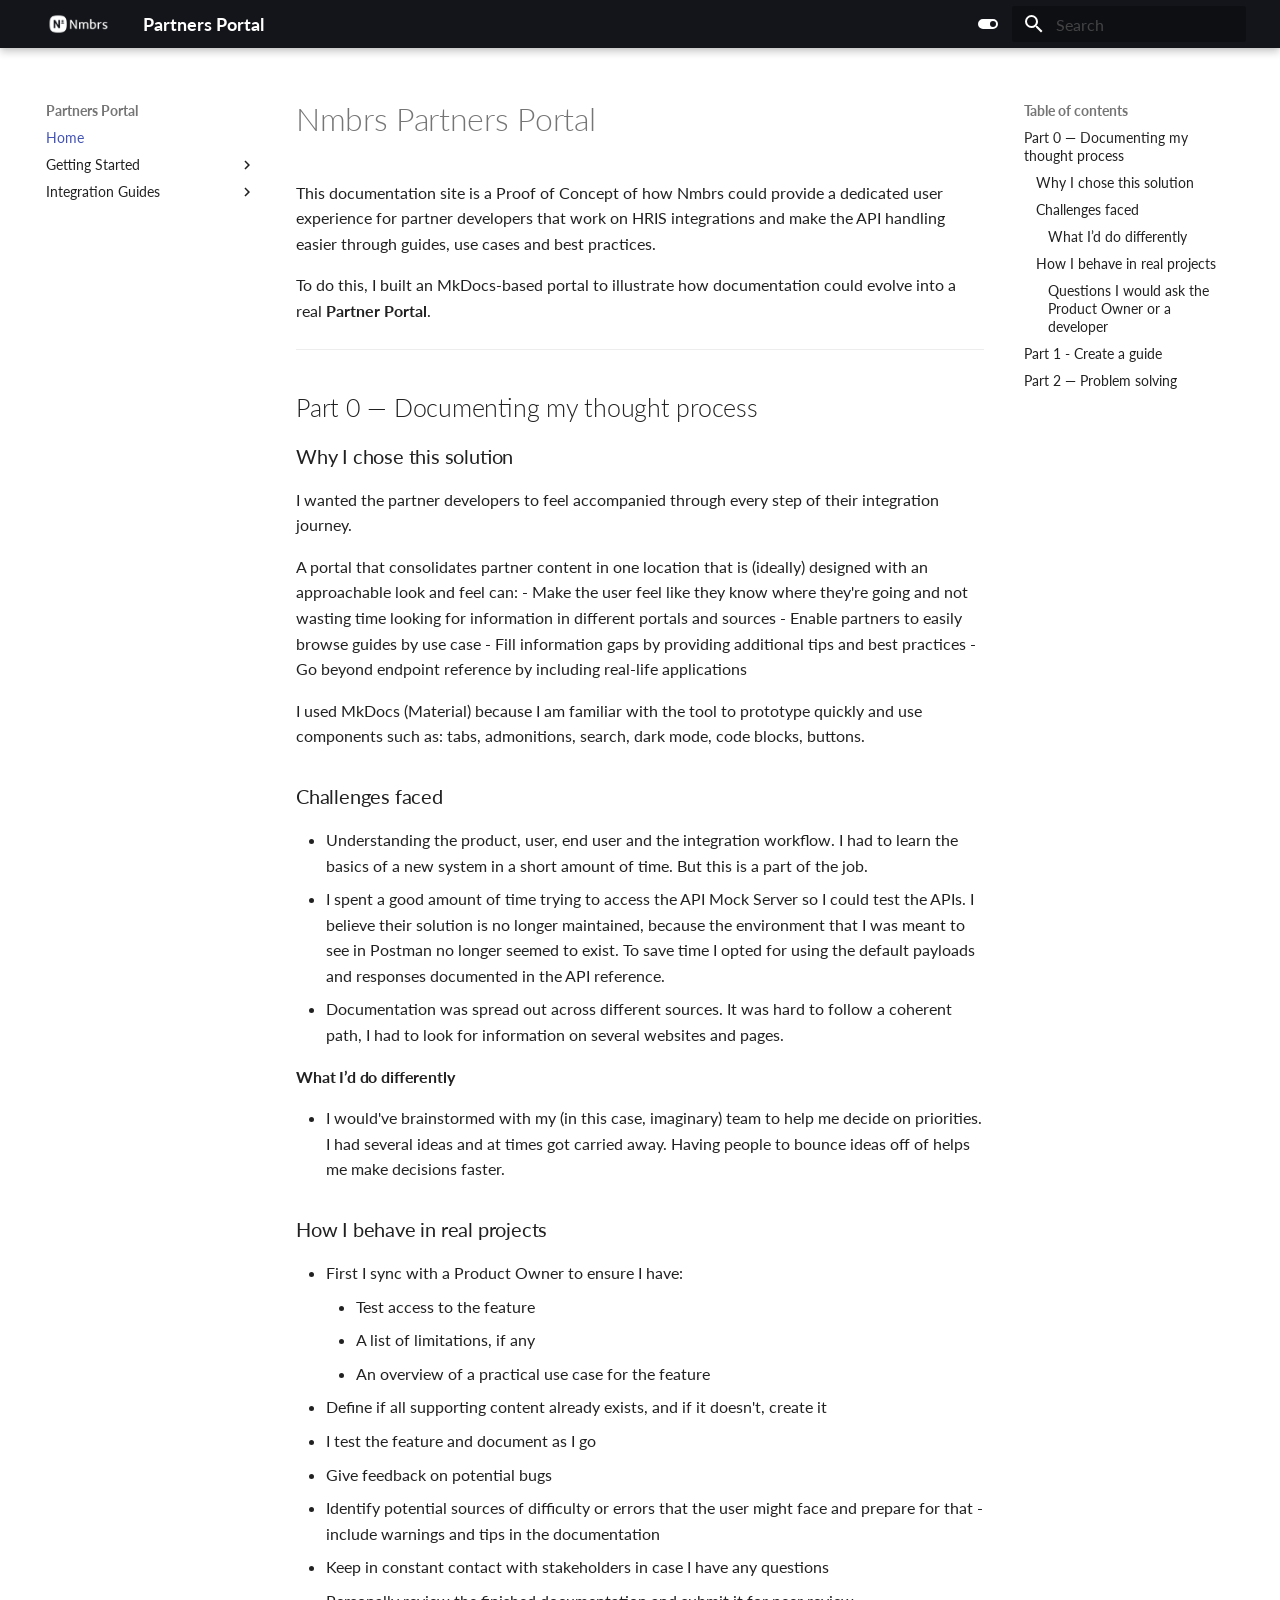
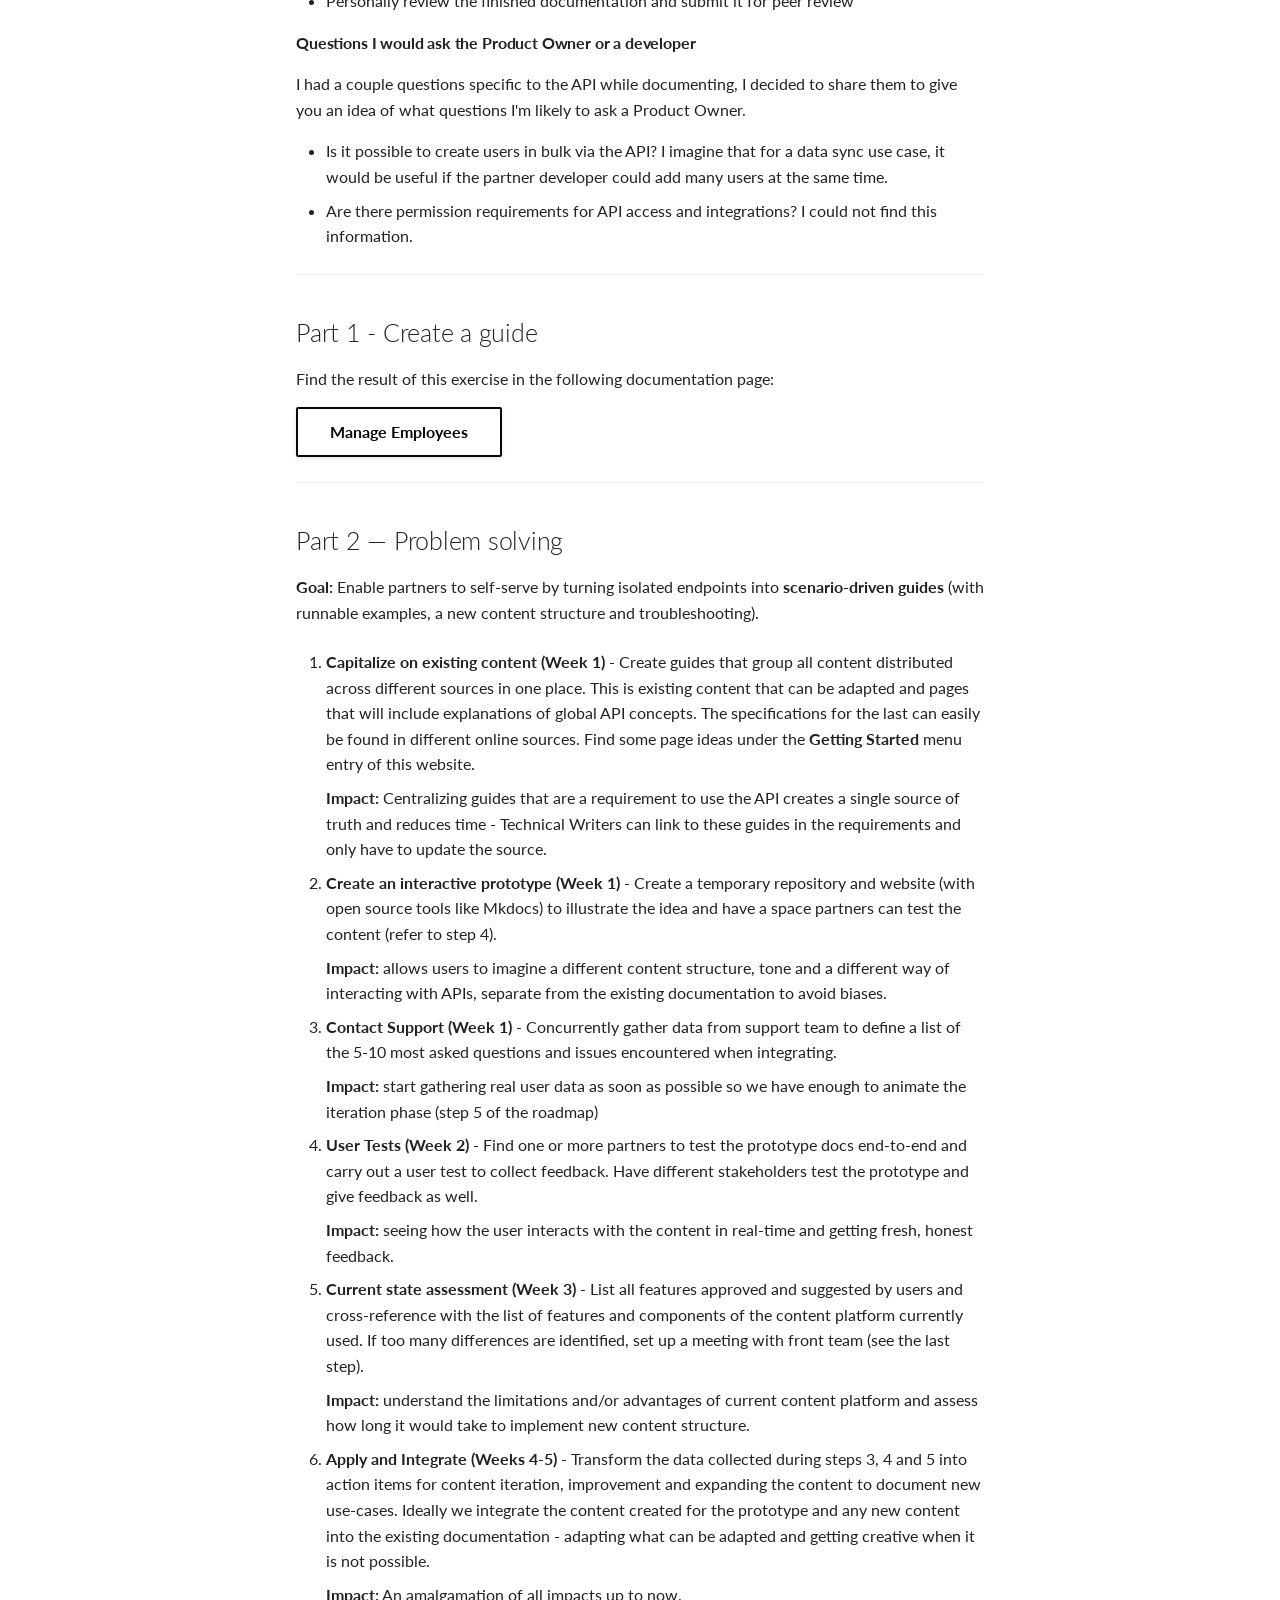
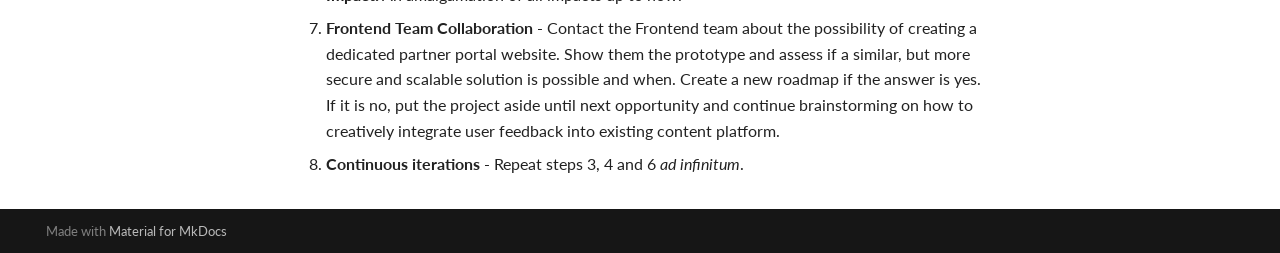
<file: index.html>
<!doctype html>
<html lang="en" class="no-js">
  <head>
    
      <meta charset="utf-8">
      <meta name="viewport" content="width=device-width,initial-scale=1">
      
        <meta name="description" content="Hands-on guide for adding and updating employees with the Nmbrs API">
      
      
      
        <link rel="canonical" href="https://example.com/">
      
      
      
        <link rel="next" href="getting-started/understanding-rest-apis/">
      
      
      <link rel="icon" href="assets/images/nmbrs-main-logo-icon-2.webp">
      <meta name="generator" content="mkdocs-1.6.1, mkdocs-material-9.6.20">
    
    
      
        <title>Partners Portal</title>
      
    
    
      <link rel="stylesheet" href="assets/stylesheets/main.e53b48f4.min.css">
      
        
        <link rel="stylesheet" href="assets/stylesheets/palette.06af60db.min.css">
      
      


    
    
      
    
    
      
        
        
        <link rel="preconnect" href="https://fonts.gstatic.com" crossorigin>
        <link rel="stylesheet" href="https://fonts.googleapis.com/css?family=Lato:300,300i,400,400i,700,700i%7CRoboto+Mono:400,400i,700,700i&display=fallback">
        <style>:root{--md-text-font:"Lato";--md-code-font:"Roboto Mono"}</style>
      
    
    
      <link rel="stylesheet" href="assets/stylesheets/extra.css">
    
    <script>__md_scope=new URL(".",location),__md_hash=e=>[...e].reduce(((e,_)=>(e<<5)-e+_.charCodeAt(0)),0),__md_get=(e,_=localStorage,t=__md_scope)=>JSON.parse(_.getItem(t.pathname+"."+e)),__md_set=(e,_,t=localStorage,a=__md_scope)=>{try{t.setItem(a.pathname+"."+e,JSON.stringify(_))}catch(e){}}</script>
    
      

    
    
    
  </head>
  
  
    
    
      
    
    
    
    
    <body dir="ltr" data-md-color-scheme="default" data-md-color-primary="black" data-md-color-accent="grey">
  
    
    <input class="md-toggle" data-md-toggle="drawer" type="checkbox" id="__drawer" autocomplete="off">
    <input class="md-toggle" data-md-toggle="search" type="checkbox" id="__search" autocomplete="off">
    <label class="md-overlay" for="__drawer"></label>
    <div data-md-component="skip">
      
        
        <a href="#nmbrs-partners-portal" class="md-skip">
          Skip to content
        </a>
      
    </div>
    <div data-md-component="announce">
      
    </div>
    
    
      

  

<header class="md-header md-header--shadow" data-md-component="header">
  <nav class="md-header__inner md-grid" aria-label="Header">
    <a href="." title="Partners Portal" class="md-header__button md-logo" aria-label="Partners Portal" data-md-component="logo">
      
  <img src="assets/images/nmbrs.png" alt="logo">

    </a>
    <label class="md-header__button md-icon" for="__drawer">
      
      <svg xmlns="http://www.w3.org/2000/svg" viewBox="0 0 24 24"><path d="M3 6h18v2H3zm0 5h18v2H3zm0 5h18v2H3z"/></svg>
    </label>
    <div class="md-header__title" data-md-component="header-title">
      <div class="md-header__ellipsis">
        <div class="md-header__topic">
          <span class="md-ellipsis">
            Partners Portal
          </span>
        </div>
        <div class="md-header__topic" data-md-component="header-topic">
          <span class="md-ellipsis">
            
              Home
            
          </span>
        </div>
      </div>
    </div>
    
      
        <form class="md-header__option" data-md-component="palette">
  
    
    
    
    <input class="md-option" data-md-color-media="" data-md-color-scheme="default" data-md-color-primary="black" data-md-color-accent="grey"  aria-label="Switch to dark mode"  type="radio" name="__palette" id="__palette_0">
    
      <label class="md-header__button md-icon" title="Switch to dark mode" for="__palette_1" hidden>
        <svg xmlns="http://www.w3.org/2000/svg" viewBox="0 0 24 24"><path d="M17 7H7a5 5 0 0 0-5 5 5 5 0 0 0 5 5h10a5 5 0 0 0 5-5 5 5 0 0 0-5-5m0 8a3 3 0 0 1-3-3 3 3 0 0 1 3-3 3 3 0 0 1 3 3 3 3 0 0 1-3 3"/></svg>
      </label>
    
  
    
    
    
    <input class="md-option" data-md-color-media="" data-md-color-scheme="slate" data-md-color-primary="black" data-md-color-accent="grey"  aria-label="Switch to light mode"  type="radio" name="__palette" id="__palette_1">
    
      <label class="md-header__button md-icon" title="Switch to light mode" for="__palette_0" hidden>
        <svg xmlns="http://www.w3.org/2000/svg" viewBox="0 0 24 24"><path d="M17 6H7c-3.31 0-6 2.69-6 6s2.69 6 6 6h10c3.31 0 6-2.69 6-6s-2.69-6-6-6m0 10H7c-2.21 0-4-1.79-4-4s1.79-4 4-4h10c2.21 0 4 1.79 4 4s-1.79 4-4 4M7 9c-1.66 0-3 1.34-3 3s1.34 3 3 3 3-1.34 3-3-1.34-3-3-3"/></svg>
      </label>
    
  
</form>
      
    
    
      <script>var palette=__md_get("__palette");if(palette&&palette.color){if("(prefers-color-scheme)"===palette.color.media){var media=matchMedia("(prefers-color-scheme: light)"),input=document.querySelector(media.matches?"[data-md-color-media='(prefers-color-scheme: light)']":"[data-md-color-media='(prefers-color-scheme: dark)']");palette.color.media=input.getAttribute("data-md-color-media"),palette.color.scheme=input.getAttribute("data-md-color-scheme"),palette.color.primary=input.getAttribute("data-md-color-primary"),palette.color.accent=input.getAttribute("data-md-color-accent")}for(var[key,value]of Object.entries(palette.color))document.body.setAttribute("data-md-color-"+key,value)}</script>
    
    
    
      
      
        <label class="md-header__button md-icon" for="__search">
          
          <svg xmlns="http://www.w3.org/2000/svg" viewBox="0 0 24 24"><path d="M9.5 3A6.5 6.5 0 0 1 16 9.5c0 1.61-.59 3.09-1.56 4.23l.27.27h.79l5 5-1.5 1.5-5-5v-.79l-.27-.27A6.52 6.52 0 0 1 9.5 16 6.5 6.5 0 0 1 3 9.5 6.5 6.5 0 0 1 9.5 3m0 2C7 5 5 7 5 9.5S7 14 9.5 14 14 12 14 9.5 12 5 9.5 5"/></svg>
        </label>
        <div class="md-search" data-md-component="search" role="dialog">
  <label class="md-search__overlay" for="__search"></label>
  <div class="md-search__inner" role="search">
    <form class="md-search__form" name="search">
      <input type="text" class="md-search__input" name="query" aria-label="Search" placeholder="Search" autocapitalize="off" autocorrect="off" autocomplete="off" spellcheck="false" data-md-component="search-query" required>
      <label class="md-search__icon md-icon" for="__search">
        
        <svg xmlns="http://www.w3.org/2000/svg" viewBox="0 0 24 24"><path d="M9.5 3A6.5 6.5 0 0 1 16 9.5c0 1.61-.59 3.09-1.56 4.23l.27.27h.79l5 5-1.5 1.5-5-5v-.79l-.27-.27A6.52 6.52 0 0 1 9.5 16 6.5 6.5 0 0 1 3 9.5 6.5 6.5 0 0 1 9.5 3m0 2C7 5 5 7 5 9.5S7 14 9.5 14 14 12 14 9.5 12 5 9.5 5"/></svg>
        
        <svg xmlns="http://www.w3.org/2000/svg" viewBox="0 0 24 24"><path d="M20 11v2H8l5.5 5.5-1.42 1.42L4.16 12l7.92-7.92L13.5 5.5 8 11z"/></svg>
      </label>
      <nav class="md-search__options" aria-label="Search">
        
        <button type="reset" class="md-search__icon md-icon" title="Clear" aria-label="Clear" tabindex="-1">
          
          <svg xmlns="http://www.w3.org/2000/svg" viewBox="0 0 24 24"><path d="M19 6.41 17.59 5 12 10.59 6.41 5 5 6.41 10.59 12 5 17.59 6.41 19 12 13.41 17.59 19 19 17.59 13.41 12z"/></svg>
        </button>
      </nav>
      
        <div class="md-search__suggest" data-md-component="search-suggest"></div>
      
    </form>
    <div class="md-search__output">
      <div class="md-search__scrollwrap" tabindex="0" data-md-scrollfix>
        <div class="md-search-result" data-md-component="search-result">
          <div class="md-search-result__meta">
            Initializing search
          </div>
          <ol class="md-search-result__list" role="presentation"></ol>
        </div>
      </div>
    </div>
  </div>
</div>
      
    
    
  </nav>
  
</header>
    
    <div class="md-container" data-md-component="container">
      
      
        
          
        
      
      <main class="md-main" data-md-component="main">
        <div class="md-main__inner md-grid">
          
            
              
              <div class="md-sidebar md-sidebar--primary" data-md-component="sidebar" data-md-type="navigation" >
                <div class="md-sidebar__scrollwrap">
                  <div class="md-sidebar__inner">
                    



<nav class="md-nav md-nav--primary" aria-label="Navigation" data-md-level="0">
  <label class="md-nav__title" for="__drawer">
    <a href="." title="Partners Portal" class="md-nav__button md-logo" aria-label="Partners Portal" data-md-component="logo">
      
  <img src="assets/images/nmbrs.png" alt="logo">

    </a>
    Partners Portal
  </label>
  
  <ul class="md-nav__list" data-md-scrollfix>
    
      
      
  
  
    
  
  
  
    <li class="md-nav__item md-nav__item--active">
      
      <input class="md-nav__toggle md-toggle" type="checkbox" id="__toc">
      
      
        
      
      
        <label class="md-nav__link md-nav__link--active" for="__toc">
          
  
  
  <span class="md-ellipsis">
    Home
    
  </span>
  

          <span class="md-nav__icon md-icon"></span>
        </label>
      
      <a href="." class="md-nav__link md-nav__link--active">
        
  
  
  <span class="md-ellipsis">
    Home
    
  </span>
  

      </a>
      
        

<nav class="md-nav md-nav--secondary" aria-label="Table of contents">
  
  
  
    
  
  
    <label class="md-nav__title" for="__toc">
      <span class="md-nav__icon md-icon"></span>
      Table of contents
    </label>
    <ul class="md-nav__list" data-md-component="toc" data-md-scrollfix>
      
        <li class="md-nav__item">
  <a href="#part-0-documenting-my-thought-process" class="md-nav__link">
    <span class="md-ellipsis">
      Part 0 — Documenting my thought process
    </span>
  </a>
  
    <nav class="md-nav" aria-label="Part 0 — Documenting my thought process">
      <ul class="md-nav__list">
        
          <li class="md-nav__item">
  <a href="#why-i-chose-this-solution" class="md-nav__link">
    <span class="md-ellipsis">
      Why I chose this solution
    </span>
  </a>
  
</li>
        
          <li class="md-nav__item">
  <a href="#challenges-faced" class="md-nav__link">
    <span class="md-ellipsis">
      Challenges faced
    </span>
  </a>
  
    <nav class="md-nav" aria-label="Challenges faced">
      <ul class="md-nav__list">
        
          <li class="md-nav__item">
  <a href="#what-id-do-differently" class="md-nav__link">
    <span class="md-ellipsis">
      What I’d do differently
    </span>
  </a>
  
</li>
        
      </ul>
    </nav>
  
</li>
        
          <li class="md-nav__item">
  <a href="#how-i-behave-in-real-projects" class="md-nav__link">
    <span class="md-ellipsis">
      How I behave in real projects
    </span>
  </a>
  
    <nav class="md-nav" aria-label="How I behave in real projects">
      <ul class="md-nav__list">
        
          <li class="md-nav__item">
  <a href="#questions-i-would-ask-the-product-owner-or-a-developer" class="md-nav__link">
    <span class="md-ellipsis">
      Questions I would ask the Product Owner or a developer
    </span>
  </a>
  
</li>
        
      </ul>
    </nav>
  
</li>
        
      </ul>
    </nav>
  
</li>
      
        <li class="md-nav__item">
  <a href="#part-1-create-a-guide" class="md-nav__link">
    <span class="md-ellipsis">
      Part 1 - Create a guide
    </span>
  </a>
  
</li>
      
        <li class="md-nav__item">
  <a href="#part-2-problem-solving" class="md-nav__link">
    <span class="md-ellipsis">
      Part 2 — Problem solving
    </span>
  </a>
  
</li>
      
    </ul>
  
</nav>
      
    </li>
  

    
      
      
  
  
  
  
    
    
    
    
    
    <li class="md-nav__item md-nav__item--nested">
      
        
        
        <input class="md-nav__toggle md-toggle " type="checkbox" id="__nav_2" >
        
          
          <label class="md-nav__link" for="__nav_2" id="__nav_2_label" tabindex="0">
            
  
  
  <span class="md-ellipsis">
    Getting Started
    
  </span>
  

            <span class="md-nav__icon md-icon"></span>
          </label>
        
        <nav class="md-nav" data-md-level="1" aria-labelledby="__nav_2_label" aria-expanded="false">
          <label class="md-nav__title" for="__nav_2">
            <span class="md-nav__icon md-icon"></span>
            Getting Started
          </label>
          <ul class="md-nav__list" data-md-scrollfix>
            
              
                
  
  
  
  
    <li class="md-nav__item">
      <a href="getting-started/understanding-rest-apis/" class="md-nav__link">
        
  
  
  <span class="md-ellipsis">
    Understanding REST APIs
    
  </span>
  

      </a>
    </li>
  

              
            
              
                
  
  
  
  
    <li class="md-nav__item">
      <a href="getting-started/how-to-authenticate/" class="md-nav__link">
        
  
  
  <span class="md-ellipsis">
    How to authenticate
    
  </span>
  

      </a>
    </li>
  

              
            
              
                
  
  
  
  
    <li class="md-nav__item">
      <a href="getting-started/how-to-integrate-your-hris/" class="md-nav__link">
        
  
  
  <span class="md-ellipsis">
    How to integrate your HRIS
    
  </span>
  

      </a>
    </li>
  

              
            
              
                
  
  
  
  
    <li class="md-nav__item">
      <a href="getting-started/http-status-codes/" class="md-nav__link">
        
  
  
  <span class="md-ellipsis">
    HTTP status codes
    
  </span>
  

      </a>
    </li>
  

              
            
          </ul>
        </nav>
      
    </li>
  

    
      
      
  
  
  
  
    
    
    
    
    
    <li class="md-nav__item md-nav__item--nested">
      
        
        
        <input class="md-nav__toggle md-toggle " type="checkbox" id="__nav_3" >
        
          
          <label class="md-nav__link" for="__nav_3" id="__nav_3_label" tabindex="0">
            
  
  
  <span class="md-ellipsis">
    Integration Guides
    
  </span>
  

            <span class="md-nav__icon md-icon"></span>
          </label>
        
        <nav class="md-nav" data-md-level="1" aria-labelledby="__nav_3_label" aria-expanded="false">
          <label class="md-nav__title" for="__nav_3">
            <span class="md-nav__icon md-icon"></span>
            Integration Guides
          </label>
          <ul class="md-nav__list" data-md-scrollfix>
            
              
                
  
  
  
  
    <li class="md-nav__item">
      <a href="guide/" class="md-nav__link">
        
  
  
  <span class="md-ellipsis">
    Introduction
    
  </span>
  

      </a>
    </li>
  

              
            
              
                
  
  
  
  
    <li class="md-nav__item">
      <a href="guide/manage-employees/" class="md-nav__link">
        
  
  
  <span class="md-ellipsis">
    Managing Employees
    
  </span>
  

      </a>
    </li>
  

              
            
          </ul>
        </nav>
      
    </li>
  

    
  </ul>
</nav>
                  </div>
                </div>
              </div>
            
            
              
              <div class="md-sidebar md-sidebar--secondary" data-md-component="sidebar" data-md-type="toc" >
                <div class="md-sidebar__scrollwrap">
                  <div class="md-sidebar__inner">
                    

<nav class="md-nav md-nav--secondary" aria-label="Table of contents">
  
  
  
    
  
  
    <label class="md-nav__title" for="__toc">
      <span class="md-nav__icon md-icon"></span>
      Table of contents
    </label>
    <ul class="md-nav__list" data-md-component="toc" data-md-scrollfix>
      
        <li class="md-nav__item">
  <a href="#part-0-documenting-my-thought-process" class="md-nav__link">
    <span class="md-ellipsis">
      Part 0 — Documenting my thought process
    </span>
  </a>
  
    <nav class="md-nav" aria-label="Part 0 — Documenting my thought process">
      <ul class="md-nav__list">
        
          <li class="md-nav__item">
  <a href="#why-i-chose-this-solution" class="md-nav__link">
    <span class="md-ellipsis">
      Why I chose this solution
    </span>
  </a>
  
</li>
        
          <li class="md-nav__item">
  <a href="#challenges-faced" class="md-nav__link">
    <span class="md-ellipsis">
      Challenges faced
    </span>
  </a>
  
    <nav class="md-nav" aria-label="Challenges faced">
      <ul class="md-nav__list">
        
          <li class="md-nav__item">
  <a href="#what-id-do-differently" class="md-nav__link">
    <span class="md-ellipsis">
      What I’d do differently
    </span>
  </a>
  
</li>
        
      </ul>
    </nav>
  
</li>
        
          <li class="md-nav__item">
  <a href="#how-i-behave-in-real-projects" class="md-nav__link">
    <span class="md-ellipsis">
      How I behave in real projects
    </span>
  </a>
  
    <nav class="md-nav" aria-label="How I behave in real projects">
      <ul class="md-nav__list">
        
          <li class="md-nav__item">
  <a href="#questions-i-would-ask-the-product-owner-or-a-developer" class="md-nav__link">
    <span class="md-ellipsis">
      Questions I would ask the Product Owner or a developer
    </span>
  </a>
  
</li>
        
      </ul>
    </nav>
  
</li>
        
      </ul>
    </nav>
  
</li>
      
        <li class="md-nav__item">
  <a href="#part-1-create-a-guide" class="md-nav__link">
    <span class="md-ellipsis">
      Part 1 - Create a guide
    </span>
  </a>
  
</li>
      
        <li class="md-nav__item">
  <a href="#part-2-problem-solving" class="md-nav__link">
    <span class="md-ellipsis">
      Part 2 — Problem solving
    </span>
  </a>
  
</li>
      
    </ul>
  
</nav>
                  </div>
                </div>
              </div>
            
          
          
            <div class="md-content" data-md-component="content">
              <article class="md-content__inner md-typeset">
                
                  



<h1 id="nmbrs-partners-portal">Nmbrs Partners Portal<a class="headerlink" href="#nmbrs-partners-portal" title="Link to this heading">#</a></h1>
<p>This documentation site is a Proof of Concept of how Nmbrs could provide a dedicated user experience for partner developers that work on HRIS integrations and make the API handling easier through guides, use cases and best practices. </p>
<p>To do this, I built an MkDocs-based portal to illustrate how documentation could evolve into a real <strong>Partner Portal</strong>.</p>
<hr />
<h2 id="part-0-documenting-my-thought-process">Part 0 — Documenting my thought process<a class="headerlink" href="#part-0-documenting-my-thought-process" title="Link to this heading">#</a></h2>
<h3 id="why-i-chose-this-solution">Why I chose this solution<a class="headerlink" href="#why-i-chose-this-solution" title="Link to this heading">#</a></h3>
<p>I wanted the partner developers to feel accompanied through every step of their integration journey. </p>
<p>A portal that consolidates partner content in one location that is (ideally) designed with an approachable look and feel can:
  - Make the user feel like they know where they're going and not wasting time looking for information in different portals and sources
  - Enable partners to easily browse guides by use case
  - Fill information gaps by providing additional tips and best practices
  - Go beyond endpoint reference by including real-life applications</p>
<p>I used MkDocs (Material) because I am familiar with the tool to prototype quickly and use components such as: tabs, admonitions, search, dark mode, code blocks, buttons.</p>
<h3 id="challenges-faced">Challenges faced<a class="headerlink" href="#challenges-faced" title="Link to this heading">#</a></h3>
<ul>
<li>Understanding the product, user, end user and the integration workflow. I had to learn the basics of a new system in a short amount of time. But this is a part of the job.</li>
<li>I spent a good amount of time trying to access the API Mock Server so I could test the APIs. I believe their solution is no longer maintained, because the environment that I was meant to see in Postman no longer seemed to exist. To save time I opted for using the default payloads and responses documented in the API reference. </li>
<li>Documentation was spread out across different sources. It was hard to follow a coherent path, I had to look for information on several websites and pages. </li>
</ul>
<h4 id="what-id-do-differently">What I’d do differently<a class="headerlink" href="#what-id-do-differently" title="Link to this heading">#</a></h4>
<ul>
<li>I would've brainstormed with my (in this case, imaginary) team to help me decide on priorities. I had several ideas and at times got carried away. Having people to bounce ideas off of helps me make decisions faster.  </li>
</ul>
<h3 id="how-i-behave-in-real-projects">How I behave in real projects<a class="headerlink" href="#how-i-behave-in-real-projects" title="Link to this heading">#</a></h3>
<ul>
<li>First I sync with a Product Owner to ensure I have:<ul>
<li>Test access to the feature</li>
<li>A list of limitations, if any</li>
<li>An overview of a practical use case for the feature</li>
</ul>
</li>
<li>Define if all supporting content already exists, and if it doesn't, create it</li>
<li>I test the feature and document as I go</li>
<li>Give feedback on potential bugs</li>
<li>Identify potential sources of difficulty or errors that the user might face and prepare for that - include warnings and tips in the documentation</li>
<li>Keep in constant contact with stakeholders in case I have any questions</li>
<li>Personally review the finished documentation and submit it for peer review</li>
</ul>
<h4 id="questions-i-would-ask-the-product-owner-or-a-developer">Questions I would ask the Product Owner or a developer<a class="headerlink" href="#questions-i-would-ask-the-product-owner-or-a-developer" title="Link to this heading">#</a></h4>
<p>I had a couple questions specific to the API while documenting, I decided to share them to give you an idea of what questions I'm likely to ask a Product Owner. </p>
<ul>
<li>Is it possible to create users in bulk via the API? I imagine that for a data sync use case, it would be useful if the partner developer could add many users at the same time. </li>
<li>Are there permission requirements for API access and integrations? I could not find this information.</li>
</ul>
<hr />
<h2 id="part-1-create-a-guide">Part 1 - Create a guide<a class="headerlink" href="#part-1-create-a-guide" title="Link to this heading">#</a></h2>
<p>Find the result of this exercise in the following documentation page:</p>
<p><a class="md-button" href="/nmbrs-test/guide/manage-employees/">Manage Employees</a></p>
<hr />
<h2 id="part-2-problem-solving">Part 2 — Problem solving<a class="headerlink" href="#part-2-problem-solving" title="Link to this heading">#</a></h2>
<p><strong>Goal:</strong> Enable partners to self-serve by turning isolated endpoints into <strong>scenario-driven guides</strong> (with runnable examples, a new content structure and troubleshooting).</p>
<ol>
<li>
<p><strong>Capitalize on existing content (Week 1)</strong> - Create guides that group all content distributed across different sources in one place. This is existing content that can be adapted and pages that will include explanations of global API concepts. The specifications for the last can easily be found in different online sources. Find some page ideas under the <strong>Getting Started</strong> menu entry of this website. </p>
<p><strong>Impact:</strong> Centralizing guides that are a requirement to use the API creates a single source of truth and reduces time - Technical Writers can link to these guides in the requirements and only have to update the source. </p>
</li>
<li>
<p><strong>Create an interactive prototype (Week 1)</strong> - Create a temporary repository and website (with open source tools like Mkdocs) to illustrate the idea and have a space partners can test the content (refer to step 4). </p>
<p><strong>Impact:</strong> allows users to imagine a different content structure, tone and a different way of interacting with APIs, separate from the existing documentation to avoid biases. </p>
</li>
<li>
<p><strong>Contact Support (Week 1)</strong> - Concurrently gather data from support team to define a list of the 5-10 most asked questions and issues encountered when integrating.</p>
<p><strong>Impact:</strong> start gathering real user data as soon as possible so we have enough to animate the iteration phase (step 5 of the roadmap)</p>
</li>
<li>
<p><strong>User Tests (Week 2)</strong> - Find one or more partners to test the prototype docs end-to-end and carry out a user test to collect feedback. Have different stakeholders test the prototype and give feedback as well.</p>
<p><strong>Impact:</strong> seeing how the user interacts with the content in real-time and getting fresh, honest feedback.</p>
</li>
<li>
<p><strong>Current state assessment (Week 3)</strong> - List all features approved and suggested by users and cross-reference with the list of features and components of the content platform currently used. If too many differences are identified, set up a meeting with front team (see the last step).</p>
<p><strong>Impact:</strong> understand the limitations and/or advantages of current content platform and assess how long it would take to implement new content structure. </p>
</li>
<li>
<p><strong>Apply and Integrate (Weeks 4-5)</strong> - Transform the data collected during steps 3, 4 and 5 into action items for content iteration, improvement and expanding the content to document new use-cases. Ideally we integrate the content created for the prototype and any new content into the existing documentation - adapting what can be adapted and getting creative when it is not possible.</p>
<p><strong>Impact:</strong> An amalgamation of all impacts up to now. </p>
</li>
<li>
<p><strong>Frontend Team Collaboration</strong> - Contact the Frontend team about the possibility of creating a dedicated partner portal website. Show them the prototype and assess if a similar, but more secure and scalable solution is possible and when. Create a new roadmap if the answer is yes. If it is no, put the project aside until next opportunity and continue brainstorming on how to creatively integrate user feedback into existing content platform. </p>
</li>
<li>
<p><strong>Continuous iterations</strong> - Repeat steps 3, 4 and 6 <em>ad infinitum</em>.</p>
</li>
</ol>












                
              </article>
            </div>
          
          
  <script>var tabs=__md_get("__tabs");if(Array.isArray(tabs))e:for(var set of document.querySelectorAll(".tabbed-set")){var labels=set.querySelector(".tabbed-labels");for(var tab of tabs)for(var label of labels.getElementsByTagName("label"))if(label.innerText.trim()===tab){var input=document.getElementById(label.htmlFor);input.checked=!0;continue e}}</script>

<script>var target=document.getElementById(location.hash.slice(1));target&&target.name&&(target.checked=target.name.startsWith("__tabbed_"))</script>
        </div>
        
      </main>
      
        <footer class="md-footer">
  
  <div class="md-footer-meta md-typeset">
    <div class="md-footer-meta__inner md-grid">
      <div class="md-copyright">
  
  
    Made with
    <a href="https://squidfunk.github.io/mkdocs-material/" target="_blank" rel="noopener">
      Material for MkDocs
    </a>
  
</div>
      
    </div>
  </div>
</footer>
      
    </div>
    <div class="md-dialog" data-md-component="dialog">
      <div class="md-dialog__inner md-typeset"></div>
    </div>
    
    
    
      
      <script id="__config" type="application/json">{"base": ".", "features": ["content.tabs.link", "content.code.copy", "navigation.instant", "navigation.tracking", "search.suggest", "search.highlight", "toc.follow"], "search": "assets/javascripts/workers/search.973d3a69.min.js", "tags": null, "translations": {"clipboard.copied": "Copied to clipboard", "clipboard.copy": "Copy to clipboard", "search.result.more.one": "1 more on this page", "search.result.more.other": "# more on this page", "search.result.none": "No matching documents", "search.result.one": "1 matching document", "search.result.other": "# matching documents", "search.result.placeholder": "Type to start searching", "search.result.term.missing": "Missing", "select.version": "Select version"}, "version": null}</script>
    
    
      <script src="assets/javascripts/bundle.f55a23d4.min.js"></script>
      
    
  </body>
</html>
</file>
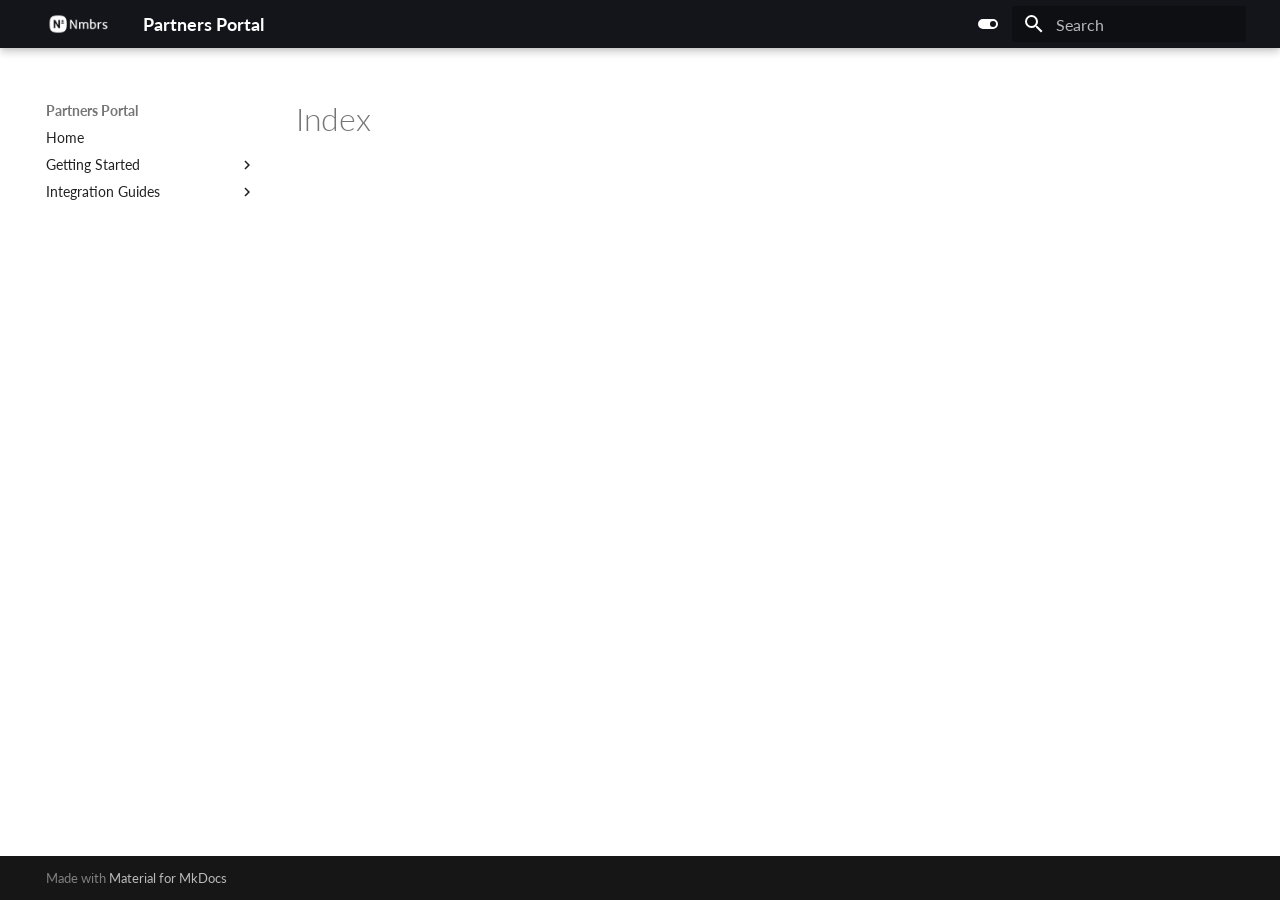
<file: getting-started/index.html>
<!doctype html>
<html lang="en" class="no-js">
  <head>
    
      <meta charset="utf-8">
      <meta name="viewport" content="width=device-width,initial-scale=1">
      
        <meta name="description" content="Hands-on guide for adding and updating employees with the Nmbrs API">
      
      
      
        <link rel="canonical" href="https://example.com/getting-started/">
      
      
      
      
      <link rel="icon" href="../assets/images/nmbrs-main-logo-icon-2.webp">
      <meta name="generator" content="mkdocs-1.6.1, mkdocs-material-9.6.20">
    
    
      
        <title>Index - Partners Portal</title>
      
    
    
      <link rel="stylesheet" href="../assets/stylesheets/main.e53b48f4.min.css">
      
        
        <link rel="stylesheet" href="../assets/stylesheets/palette.06af60db.min.css">
      
      


    
    
      
    
    
      
        
        
        <link rel="preconnect" href="https://fonts.gstatic.com" crossorigin>
        <link rel="stylesheet" href="https://fonts.googleapis.com/css?family=Lato:300,300i,400,400i,700,700i%7CRoboto+Mono:400,400i,700,700i&display=fallback">
        <style>:root{--md-text-font:"Lato";--md-code-font:"Roboto Mono"}</style>
      
    
    
      <link rel="stylesheet" href="../assets/stylesheets/extra.css">
    
    <script>__md_scope=new URL("..",location),__md_hash=e=>[...e].reduce(((e,_)=>(e<<5)-e+_.charCodeAt(0)),0),__md_get=(e,_=localStorage,t=__md_scope)=>JSON.parse(_.getItem(t.pathname+"."+e)),__md_set=(e,_,t=localStorage,a=__md_scope)=>{try{t.setItem(a.pathname+"."+e,JSON.stringify(_))}catch(e){}}</script>
    
      

    
    
    
  </head>
  
  
    
    
      
    
    
    
    
    <body dir="ltr" data-md-color-scheme="default" data-md-color-primary="black" data-md-color-accent="grey">
  
    
    <input class="md-toggle" data-md-toggle="drawer" type="checkbox" id="__drawer" autocomplete="off">
    <input class="md-toggle" data-md-toggle="search" type="checkbox" id="__search" autocomplete="off">
    <label class="md-overlay" for="__drawer"></label>
    <div data-md-component="skip">
      
    </div>
    <div data-md-component="announce">
      
    </div>
    
    
      

  

<header class="md-header md-header--shadow" data-md-component="header">
  <nav class="md-header__inner md-grid" aria-label="Header">
    <a href=".." title="Partners Portal" class="md-header__button md-logo" aria-label="Partners Portal" data-md-component="logo">
      
  <img src="../assets/images/nmbrs.png" alt="logo">

    </a>
    <label class="md-header__button md-icon" for="__drawer">
      
      <svg xmlns="http://www.w3.org/2000/svg" viewBox="0 0 24 24"><path d="M3 6h18v2H3zm0 5h18v2H3zm0 5h18v2H3z"/></svg>
    </label>
    <div class="md-header__title" data-md-component="header-title">
      <div class="md-header__ellipsis">
        <div class="md-header__topic">
          <span class="md-ellipsis">
            Partners Portal
          </span>
        </div>
        <div class="md-header__topic" data-md-component="header-topic">
          <span class="md-ellipsis">
            
              Index
            
          </span>
        </div>
      </div>
    </div>
    
      
        <form class="md-header__option" data-md-component="palette">
  
    
    
    
    <input class="md-option" data-md-color-media="" data-md-color-scheme="default" data-md-color-primary="black" data-md-color-accent="grey"  aria-label="Switch to dark mode"  type="radio" name="__palette" id="__palette_0">
    
      <label class="md-header__button md-icon" title="Switch to dark mode" for="__palette_1" hidden>
        <svg xmlns="http://www.w3.org/2000/svg" viewBox="0 0 24 24"><path d="M17 7H7a5 5 0 0 0-5 5 5 5 0 0 0 5 5h10a5 5 0 0 0 5-5 5 5 0 0 0-5-5m0 8a3 3 0 0 1-3-3 3 3 0 0 1 3-3 3 3 0 0 1 3 3 3 3 0 0 1-3 3"/></svg>
      </label>
    
  
    
    
    
    <input class="md-option" data-md-color-media="" data-md-color-scheme="slate" data-md-color-primary="black" data-md-color-accent="grey"  aria-label="Switch to light mode"  type="radio" name="__palette" id="__palette_1">
    
      <label class="md-header__button md-icon" title="Switch to light mode" for="__palette_0" hidden>
        <svg xmlns="http://www.w3.org/2000/svg" viewBox="0 0 24 24"><path d="M17 6H7c-3.31 0-6 2.69-6 6s2.69 6 6 6h10c3.31 0 6-2.69 6-6s-2.69-6-6-6m0 10H7c-2.21 0-4-1.79-4-4s1.79-4 4-4h10c2.21 0 4 1.79 4 4s-1.79 4-4 4M7 9c-1.66 0-3 1.34-3 3s1.34 3 3 3 3-1.34 3-3-1.34-3-3-3"/></svg>
      </label>
    
  
</form>
      
    
    
      <script>var palette=__md_get("__palette");if(palette&&palette.color){if("(prefers-color-scheme)"===palette.color.media){var media=matchMedia("(prefers-color-scheme: light)"),input=document.querySelector(media.matches?"[data-md-color-media='(prefers-color-scheme: light)']":"[data-md-color-media='(prefers-color-scheme: dark)']");palette.color.media=input.getAttribute("data-md-color-media"),palette.color.scheme=input.getAttribute("data-md-color-scheme"),palette.color.primary=input.getAttribute("data-md-color-primary"),palette.color.accent=input.getAttribute("data-md-color-accent")}for(var[key,value]of Object.entries(palette.color))document.body.setAttribute("data-md-color-"+key,value)}</script>
    
    
    
      
      
        <label class="md-header__button md-icon" for="__search">
          
          <svg xmlns="http://www.w3.org/2000/svg" viewBox="0 0 24 24"><path d="M9.5 3A6.5 6.5 0 0 1 16 9.5c0 1.61-.59 3.09-1.56 4.23l.27.27h.79l5 5-1.5 1.5-5-5v-.79l-.27-.27A6.52 6.52 0 0 1 9.5 16 6.5 6.5 0 0 1 3 9.5 6.5 6.5 0 0 1 9.5 3m0 2C7 5 5 7 5 9.5S7 14 9.5 14 14 12 14 9.5 12 5 9.5 5"/></svg>
        </label>
        <div class="md-search" data-md-component="search" role="dialog">
  <label class="md-search__overlay" for="__search"></label>
  <div class="md-search__inner" role="search">
    <form class="md-search__form" name="search">
      <input type="text" class="md-search__input" name="query" aria-label="Search" placeholder="Search" autocapitalize="off" autocorrect="off" autocomplete="off" spellcheck="false" data-md-component="search-query" required>
      <label class="md-search__icon md-icon" for="__search">
        
        <svg xmlns="http://www.w3.org/2000/svg" viewBox="0 0 24 24"><path d="M9.5 3A6.5 6.5 0 0 1 16 9.5c0 1.61-.59 3.09-1.56 4.23l.27.27h.79l5 5-1.5 1.5-5-5v-.79l-.27-.27A6.52 6.52 0 0 1 9.5 16 6.5 6.5 0 0 1 3 9.5 6.5 6.5 0 0 1 9.5 3m0 2C7 5 5 7 5 9.5S7 14 9.5 14 14 12 14 9.5 12 5 9.5 5"/></svg>
        
        <svg xmlns="http://www.w3.org/2000/svg" viewBox="0 0 24 24"><path d="M20 11v2H8l5.5 5.5-1.42 1.42L4.16 12l7.92-7.92L13.5 5.5 8 11z"/></svg>
      </label>
      <nav class="md-search__options" aria-label="Search">
        
        <button type="reset" class="md-search__icon md-icon" title="Clear" aria-label="Clear" tabindex="-1">
          
          <svg xmlns="http://www.w3.org/2000/svg" viewBox="0 0 24 24"><path d="M19 6.41 17.59 5 12 10.59 6.41 5 5 6.41 10.59 12 5 17.59 6.41 19 12 13.41 17.59 19 19 17.59 13.41 12z"/></svg>
        </button>
      </nav>
      
        <div class="md-search__suggest" data-md-component="search-suggest"></div>
      
    </form>
    <div class="md-search__output">
      <div class="md-search__scrollwrap" tabindex="0" data-md-scrollfix>
        <div class="md-search-result" data-md-component="search-result">
          <div class="md-search-result__meta">
            Initializing search
          </div>
          <ol class="md-search-result__list" role="presentation"></ol>
        </div>
      </div>
    </div>
  </div>
</div>
      
    
    
  </nav>
  
</header>
    
    <div class="md-container" data-md-component="container">
      
      
        
          
        
      
      <main class="md-main" data-md-component="main">
        <div class="md-main__inner md-grid">
          
            
              
              <div class="md-sidebar md-sidebar--primary" data-md-component="sidebar" data-md-type="navigation" >
                <div class="md-sidebar__scrollwrap">
                  <div class="md-sidebar__inner">
                    



<nav class="md-nav md-nav--primary" aria-label="Navigation" data-md-level="0">
  <label class="md-nav__title" for="__drawer">
    <a href=".." title="Partners Portal" class="md-nav__button md-logo" aria-label="Partners Portal" data-md-component="logo">
      
  <img src="../assets/images/nmbrs.png" alt="logo">

    </a>
    Partners Portal
  </label>
  
  <ul class="md-nav__list" data-md-scrollfix>
    
      
      
  
  
  
  
    <li class="md-nav__item">
      <a href=".." class="md-nav__link">
        
  
  
  <span class="md-ellipsis">
    Home
    
  </span>
  

      </a>
    </li>
  

    
      
      
  
  
  
  
    
    
    
    
    
    <li class="md-nav__item md-nav__item--nested">
      
        
        
        <input class="md-nav__toggle md-toggle " type="checkbox" id="__nav_2" >
        
          
          <label class="md-nav__link" for="__nav_2" id="__nav_2_label" tabindex="0">
            
  
  
  <span class="md-ellipsis">
    Getting Started
    
  </span>
  

            <span class="md-nav__icon md-icon"></span>
          </label>
        
        <nav class="md-nav" data-md-level="1" aria-labelledby="__nav_2_label" aria-expanded="false">
          <label class="md-nav__title" for="__nav_2">
            <span class="md-nav__icon md-icon"></span>
            Getting Started
          </label>
          <ul class="md-nav__list" data-md-scrollfix>
            
              
                
  
  
  
  
    <li class="md-nav__item">
      <a href="understanding-rest-apis/" class="md-nav__link">
        
  
  
  <span class="md-ellipsis">
    Understanding REST APIs
    
  </span>
  

      </a>
    </li>
  

              
            
              
                
  
  
  
  
    <li class="md-nav__item">
      <a href="how-to-authenticate/" class="md-nav__link">
        
  
  
  <span class="md-ellipsis">
    How to authenticate
    
  </span>
  

      </a>
    </li>
  

              
            
              
                
  
  
  
  
    <li class="md-nav__item">
      <a href="how-to-integrate-your-hris/" class="md-nav__link">
        
  
  
  <span class="md-ellipsis">
    How to integrate your HRIS
    
  </span>
  

      </a>
    </li>
  

              
            
              
                
  
  
  
  
    <li class="md-nav__item">
      <a href="http-status-codes/" class="md-nav__link">
        
  
  
  <span class="md-ellipsis">
    HTTP status codes
    
  </span>
  

      </a>
    </li>
  

              
            
          </ul>
        </nav>
      
    </li>
  

    
      
      
  
  
  
  
    
    
    
    
    
    <li class="md-nav__item md-nav__item--nested">
      
        
        
        <input class="md-nav__toggle md-toggle " type="checkbox" id="__nav_3" >
        
          
          <label class="md-nav__link" for="__nav_3" id="__nav_3_label" tabindex="0">
            
  
  
  <span class="md-ellipsis">
    Integration Guides
    
  </span>
  

            <span class="md-nav__icon md-icon"></span>
          </label>
        
        <nav class="md-nav" data-md-level="1" aria-labelledby="__nav_3_label" aria-expanded="false">
          <label class="md-nav__title" for="__nav_3">
            <span class="md-nav__icon md-icon"></span>
            Integration Guides
          </label>
          <ul class="md-nav__list" data-md-scrollfix>
            
              
                
  
  
  
  
    <li class="md-nav__item">
      <a href="../guide/" class="md-nav__link">
        
  
  
  <span class="md-ellipsis">
    Introduction
    
  </span>
  

      </a>
    </li>
  

              
            
              
                
  
  
  
  
    <li class="md-nav__item">
      <a href="../guide/manage-employees/" class="md-nav__link">
        
  
  
  <span class="md-ellipsis">
    Managing Employees
    
  </span>
  

      </a>
    </li>
  

              
            
          </ul>
        </nav>
      
    </li>
  

    
  </ul>
</nav>
                  </div>
                </div>
              </div>
            
            
              
              <div class="md-sidebar md-sidebar--secondary" data-md-component="sidebar" data-md-type="toc" >
                <div class="md-sidebar__scrollwrap">
                  <div class="md-sidebar__inner">
                    

<nav class="md-nav md-nav--secondary" aria-label="Table of contents">
  
  
  
  
</nav>
                  </div>
                </div>
              </div>
            
          
          
            <div class="md-content" data-md-component="content">
              <article class="md-content__inner md-typeset">
                
                  



  <h1>Index</h1>














                
              </article>
            </div>
          
          
  <script>var tabs=__md_get("__tabs");if(Array.isArray(tabs))e:for(var set of document.querySelectorAll(".tabbed-set")){var labels=set.querySelector(".tabbed-labels");for(var tab of tabs)for(var label of labels.getElementsByTagName("label"))if(label.innerText.trim()===tab){var input=document.getElementById(label.htmlFor);input.checked=!0;continue e}}</script>

<script>var target=document.getElementById(location.hash.slice(1));target&&target.name&&(target.checked=target.name.startsWith("__tabbed_"))</script>
        </div>
        
      </main>
      
        <footer class="md-footer">
  
  <div class="md-footer-meta md-typeset">
    <div class="md-footer-meta__inner md-grid">
      <div class="md-copyright">
  
  
    Made with
    <a href="https://squidfunk.github.io/mkdocs-material/" target="_blank" rel="noopener">
      Material for MkDocs
    </a>
  
</div>
      
    </div>
  </div>
</footer>
      
    </div>
    <div class="md-dialog" data-md-component="dialog">
      <div class="md-dialog__inner md-typeset"></div>
    </div>
    
    
    
      
      <script id="__config" type="application/json">{"base": "..", "features": ["content.tabs.link", "content.code.copy", "navigation.instant", "navigation.tracking", "search.suggest", "search.highlight", "toc.follow"], "search": "../assets/javascripts/workers/search.973d3a69.min.js", "tags": null, "translations": {"clipboard.copied": "Copied to clipboard", "clipboard.copy": "Copy to clipboard", "search.result.more.one": "1 more on this page", "search.result.more.other": "# more on this page", "search.result.none": "No matching documents", "search.result.one": "1 matching document", "search.result.other": "# matching documents", "search.result.placeholder": "Type to start searching", "search.result.term.missing": "Missing", "select.version": "Select version"}, "version": null}</script>
    
    
      <script src="../assets/javascripts/bundle.f55a23d4.min.js"></script>
      
    
  </body>
</html>
</file>
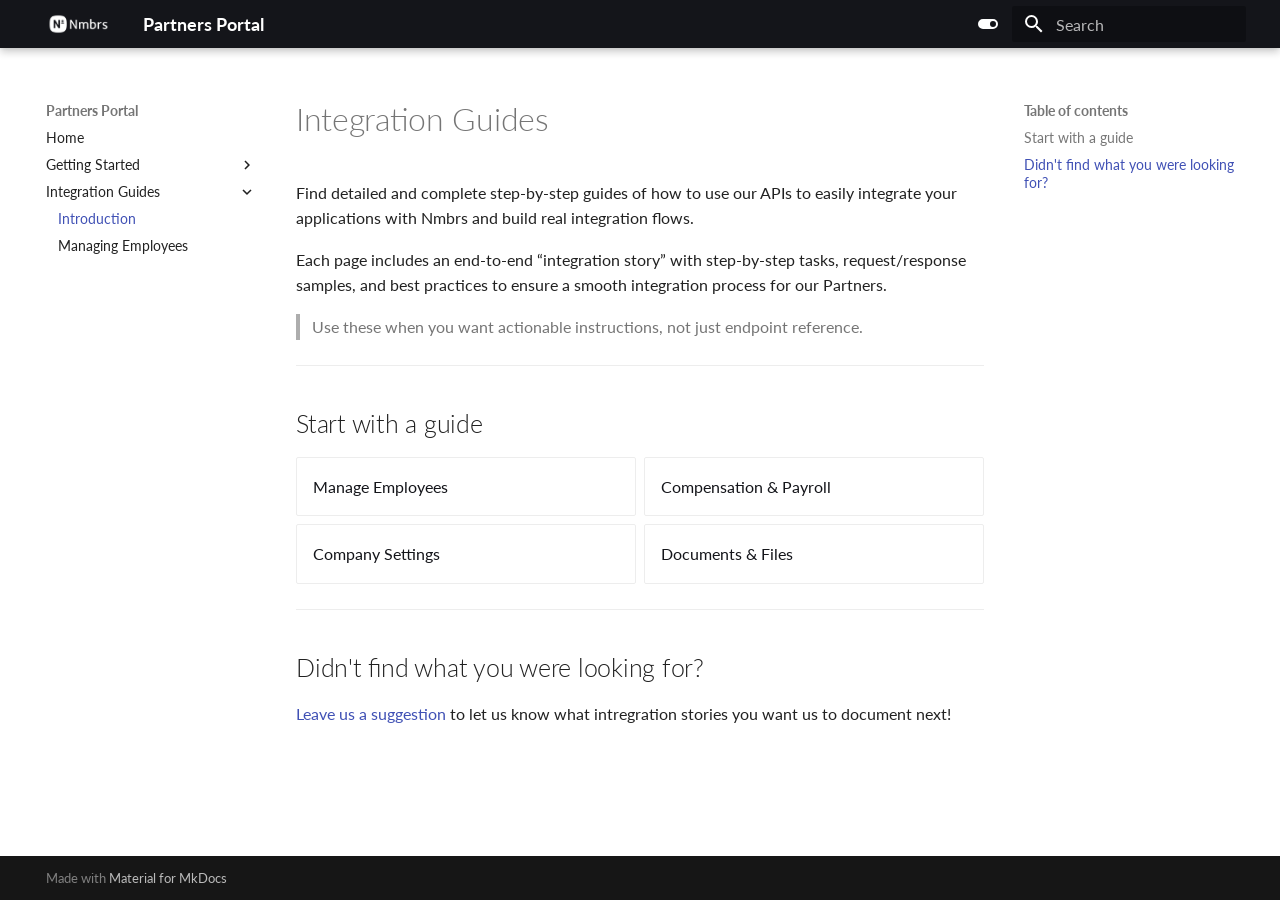
<file: guide/index.html>
<!doctype html>
<html lang="en" class="no-js">
  <head>
    
      <meta charset="utf-8">
      <meta name="viewport" content="width=device-width,initial-scale=1">
      
        <meta name="description" content="Hands-on guide for adding and updating employees with the Nmbrs API">
      
      
      
        <link rel="canonical" href="https://example.com/guide/">
      
      
        <link rel="prev" href="../getting-started/http-status-codes/">
      
      
        <link rel="next" href="manage-employees/">
      
      
      <link rel="icon" href="../assets/images/nmbrs-main-logo-icon-2.webp">
      <meta name="generator" content="mkdocs-1.6.1, mkdocs-material-9.6.20">
    
    
      
        <title>Integration Guides - Partners Portal</title>
      
    
    
      <link rel="stylesheet" href="../assets/stylesheets/main.e53b48f4.min.css">
      
        
        <link rel="stylesheet" href="../assets/stylesheets/palette.06af60db.min.css">
      
      


    
    
      
    
    
      
        
        
        <link rel="preconnect" href="https://fonts.gstatic.com" crossorigin>
        <link rel="stylesheet" href="https://fonts.googleapis.com/css?family=Lato:300,300i,400,400i,700,700i%7CRoboto+Mono:400,400i,700,700i&display=fallback">
        <style>:root{--md-text-font:"Lato";--md-code-font:"Roboto Mono"}</style>
      
    
    
      <link rel="stylesheet" href="../assets/stylesheets/extra.css">
    
    <script>__md_scope=new URL("..",location),__md_hash=e=>[...e].reduce(((e,_)=>(e<<5)-e+_.charCodeAt(0)),0),__md_get=(e,_=localStorage,t=__md_scope)=>JSON.parse(_.getItem(t.pathname+"."+e)),__md_set=(e,_,t=localStorage,a=__md_scope)=>{try{t.setItem(a.pathname+"."+e,JSON.stringify(_))}catch(e){}}</script>
    
      

    
    
    
  </head>
  
  
    
    
      
    
    
    
    
    <body dir="ltr" data-md-color-scheme="default" data-md-color-primary="black" data-md-color-accent="grey">
  
    
    <input class="md-toggle" data-md-toggle="drawer" type="checkbox" id="__drawer" autocomplete="off">
    <input class="md-toggle" data-md-toggle="search" type="checkbox" id="__search" autocomplete="off">
    <label class="md-overlay" for="__drawer"></label>
    <div data-md-component="skip">
      
        
        <a href="#integration-guides" class="md-skip">
          Skip to content
        </a>
      
    </div>
    <div data-md-component="announce">
      
    </div>
    
    
      

  

<header class="md-header md-header--shadow" data-md-component="header">
  <nav class="md-header__inner md-grid" aria-label="Header">
    <a href=".." title="Partners Portal" class="md-header__button md-logo" aria-label="Partners Portal" data-md-component="logo">
      
  <img src="../assets/images/nmbrs.png" alt="logo">

    </a>
    <label class="md-header__button md-icon" for="__drawer">
      
      <svg xmlns="http://www.w3.org/2000/svg" viewBox="0 0 24 24"><path d="M3 6h18v2H3zm0 5h18v2H3zm0 5h18v2H3z"/></svg>
    </label>
    <div class="md-header__title" data-md-component="header-title">
      <div class="md-header__ellipsis">
        <div class="md-header__topic">
          <span class="md-ellipsis">
            Partners Portal
          </span>
        </div>
        <div class="md-header__topic" data-md-component="header-topic">
          <span class="md-ellipsis">
            
              Integration Guides
            
          </span>
        </div>
      </div>
    </div>
    
      
        <form class="md-header__option" data-md-component="palette">
  
    
    
    
    <input class="md-option" data-md-color-media="" data-md-color-scheme="default" data-md-color-primary="black" data-md-color-accent="grey"  aria-label="Switch to dark mode"  type="radio" name="__palette" id="__palette_0">
    
      <label class="md-header__button md-icon" title="Switch to dark mode" for="__palette_1" hidden>
        <svg xmlns="http://www.w3.org/2000/svg" viewBox="0 0 24 24"><path d="M17 7H7a5 5 0 0 0-5 5 5 5 0 0 0 5 5h10a5 5 0 0 0 5-5 5 5 0 0 0-5-5m0 8a3 3 0 0 1-3-3 3 3 0 0 1 3-3 3 3 0 0 1 3 3 3 3 0 0 1-3 3"/></svg>
      </label>
    
  
    
    
    
    <input class="md-option" data-md-color-media="" data-md-color-scheme="slate" data-md-color-primary="black" data-md-color-accent="grey"  aria-label="Switch to light mode"  type="radio" name="__palette" id="__palette_1">
    
      <label class="md-header__button md-icon" title="Switch to light mode" for="__palette_0" hidden>
        <svg xmlns="http://www.w3.org/2000/svg" viewBox="0 0 24 24"><path d="M17 6H7c-3.31 0-6 2.69-6 6s2.69 6 6 6h10c3.31 0 6-2.69 6-6s-2.69-6-6-6m0 10H7c-2.21 0-4-1.79-4-4s1.79-4 4-4h10c2.21 0 4 1.79 4 4s-1.79 4-4 4M7 9c-1.66 0-3 1.34-3 3s1.34 3 3 3 3-1.34 3-3-1.34-3-3-3"/></svg>
      </label>
    
  
</form>
      
    
    
      <script>var palette=__md_get("__palette");if(palette&&palette.color){if("(prefers-color-scheme)"===palette.color.media){var media=matchMedia("(prefers-color-scheme: light)"),input=document.querySelector(media.matches?"[data-md-color-media='(prefers-color-scheme: light)']":"[data-md-color-media='(prefers-color-scheme: dark)']");palette.color.media=input.getAttribute("data-md-color-media"),palette.color.scheme=input.getAttribute("data-md-color-scheme"),palette.color.primary=input.getAttribute("data-md-color-primary"),palette.color.accent=input.getAttribute("data-md-color-accent")}for(var[key,value]of Object.entries(palette.color))document.body.setAttribute("data-md-color-"+key,value)}</script>
    
    
    
      
      
        <label class="md-header__button md-icon" for="__search">
          
          <svg xmlns="http://www.w3.org/2000/svg" viewBox="0 0 24 24"><path d="M9.5 3A6.5 6.5 0 0 1 16 9.5c0 1.61-.59 3.09-1.56 4.23l.27.27h.79l5 5-1.5 1.5-5-5v-.79l-.27-.27A6.52 6.52 0 0 1 9.5 16 6.5 6.5 0 0 1 3 9.5 6.5 6.5 0 0 1 9.5 3m0 2C7 5 5 7 5 9.5S7 14 9.5 14 14 12 14 9.5 12 5 9.5 5"/></svg>
        </label>
        <div class="md-search" data-md-component="search" role="dialog">
  <label class="md-search__overlay" for="__search"></label>
  <div class="md-search__inner" role="search">
    <form class="md-search__form" name="search">
      <input type="text" class="md-search__input" name="query" aria-label="Search" placeholder="Search" autocapitalize="off" autocorrect="off" autocomplete="off" spellcheck="false" data-md-component="search-query" required>
      <label class="md-search__icon md-icon" for="__search">
        
        <svg xmlns="http://www.w3.org/2000/svg" viewBox="0 0 24 24"><path d="M9.5 3A6.5 6.5 0 0 1 16 9.5c0 1.61-.59 3.09-1.56 4.23l.27.27h.79l5 5-1.5 1.5-5-5v-.79l-.27-.27A6.52 6.52 0 0 1 9.5 16 6.5 6.5 0 0 1 3 9.5 6.5 6.5 0 0 1 9.5 3m0 2C7 5 5 7 5 9.5S7 14 9.5 14 14 12 14 9.5 12 5 9.5 5"/></svg>
        
        <svg xmlns="http://www.w3.org/2000/svg" viewBox="0 0 24 24"><path d="M20 11v2H8l5.5 5.5-1.42 1.42L4.16 12l7.92-7.92L13.5 5.5 8 11z"/></svg>
      </label>
      <nav class="md-search__options" aria-label="Search">
        
        <button type="reset" class="md-search__icon md-icon" title="Clear" aria-label="Clear" tabindex="-1">
          
          <svg xmlns="http://www.w3.org/2000/svg" viewBox="0 0 24 24"><path d="M19 6.41 17.59 5 12 10.59 6.41 5 5 6.41 10.59 12 5 17.59 6.41 19 12 13.41 17.59 19 19 17.59 13.41 12z"/></svg>
        </button>
      </nav>
      
        <div class="md-search__suggest" data-md-component="search-suggest"></div>
      
    </form>
    <div class="md-search__output">
      <div class="md-search__scrollwrap" tabindex="0" data-md-scrollfix>
        <div class="md-search-result" data-md-component="search-result">
          <div class="md-search-result__meta">
            Initializing search
          </div>
          <ol class="md-search-result__list" role="presentation"></ol>
        </div>
      </div>
    </div>
  </div>
</div>
      
    
    
  </nav>
  
</header>
    
    <div class="md-container" data-md-component="container">
      
      
        
          
        
      
      <main class="md-main" data-md-component="main">
        <div class="md-main__inner md-grid">
          
            
              
              <div class="md-sidebar md-sidebar--primary" data-md-component="sidebar" data-md-type="navigation" >
                <div class="md-sidebar__scrollwrap">
                  <div class="md-sidebar__inner">
                    



<nav class="md-nav md-nav--primary" aria-label="Navigation" data-md-level="0">
  <label class="md-nav__title" for="__drawer">
    <a href=".." title="Partners Portal" class="md-nav__button md-logo" aria-label="Partners Portal" data-md-component="logo">
      
  <img src="../assets/images/nmbrs.png" alt="logo">

    </a>
    Partners Portal
  </label>
  
  <ul class="md-nav__list" data-md-scrollfix>
    
      
      
  
  
  
  
    <li class="md-nav__item">
      <a href=".." class="md-nav__link">
        
  
  
  <span class="md-ellipsis">
    Home
    
  </span>
  

      </a>
    </li>
  

    
      
      
  
  
  
  
    
    
    
    
    
    <li class="md-nav__item md-nav__item--nested">
      
        
        
        <input class="md-nav__toggle md-toggle " type="checkbox" id="__nav_2" >
        
          
          <label class="md-nav__link" for="__nav_2" id="__nav_2_label" tabindex="0">
            
  
  
  <span class="md-ellipsis">
    Getting Started
    
  </span>
  

            <span class="md-nav__icon md-icon"></span>
          </label>
        
        <nav class="md-nav" data-md-level="1" aria-labelledby="__nav_2_label" aria-expanded="false">
          <label class="md-nav__title" for="__nav_2">
            <span class="md-nav__icon md-icon"></span>
            Getting Started
          </label>
          <ul class="md-nav__list" data-md-scrollfix>
            
              
                
  
  
  
  
    <li class="md-nav__item">
      <a href="../getting-started/understanding-rest-apis/" class="md-nav__link">
        
  
  
  <span class="md-ellipsis">
    Understanding REST APIs
    
  </span>
  

      </a>
    </li>
  

              
            
              
                
  
  
  
  
    <li class="md-nav__item">
      <a href="../getting-started/how-to-authenticate/" class="md-nav__link">
        
  
  
  <span class="md-ellipsis">
    How to authenticate
    
  </span>
  

      </a>
    </li>
  

              
            
              
                
  
  
  
  
    <li class="md-nav__item">
      <a href="../getting-started/how-to-integrate-your-hris/" class="md-nav__link">
        
  
  
  <span class="md-ellipsis">
    How to integrate your HRIS
    
  </span>
  

      </a>
    </li>
  

              
            
              
                
  
  
  
  
    <li class="md-nav__item">
      <a href="../getting-started/http-status-codes/" class="md-nav__link">
        
  
  
  <span class="md-ellipsis">
    HTTP status codes
    
  </span>
  

      </a>
    </li>
  

              
            
          </ul>
        </nav>
      
    </li>
  

    
      
      
  
  
    
  
  
  
    
    
    
    
    
    <li class="md-nav__item md-nav__item--active md-nav__item--nested">
      
        
        
        <input class="md-nav__toggle md-toggle " type="checkbox" id="__nav_3" checked>
        
          
          <label class="md-nav__link" for="__nav_3" id="__nav_3_label" tabindex="0">
            
  
  
  <span class="md-ellipsis">
    Integration Guides
    
  </span>
  

            <span class="md-nav__icon md-icon"></span>
          </label>
        
        <nav class="md-nav" data-md-level="1" aria-labelledby="__nav_3_label" aria-expanded="true">
          <label class="md-nav__title" for="__nav_3">
            <span class="md-nav__icon md-icon"></span>
            Integration Guides
          </label>
          <ul class="md-nav__list" data-md-scrollfix>
            
              
                
  
  
    
  
  
  
    <li class="md-nav__item md-nav__item--active">
      
      <input class="md-nav__toggle md-toggle" type="checkbox" id="__toc">
      
      
        
      
      
        <label class="md-nav__link md-nav__link--active" for="__toc">
          
  
  
  <span class="md-ellipsis">
    Introduction
    
  </span>
  

          <span class="md-nav__icon md-icon"></span>
        </label>
      
      <a href="./" class="md-nav__link md-nav__link--active">
        
  
  
  <span class="md-ellipsis">
    Introduction
    
  </span>
  

      </a>
      
        

<nav class="md-nav md-nav--secondary" aria-label="Table of contents">
  
  
  
    
  
  
    <label class="md-nav__title" for="__toc">
      <span class="md-nav__icon md-icon"></span>
      Table of contents
    </label>
    <ul class="md-nav__list" data-md-component="toc" data-md-scrollfix>
      
        <li class="md-nav__item">
  <a href="#start-with-a-guide" class="md-nav__link">
    <span class="md-ellipsis">
      Start with a guide
    </span>
  </a>
  
</li>
      
        <li class="md-nav__item">
  <a href="#didnt-find-what-you-were-looking-for" class="md-nav__link">
    <span class="md-ellipsis">
      Didn't find what you were looking for?
    </span>
  </a>
  
</li>
      
    </ul>
  
</nav>
      
    </li>
  

              
            
              
                
  
  
  
  
    <li class="md-nav__item">
      <a href="manage-employees/" class="md-nav__link">
        
  
  
  <span class="md-ellipsis">
    Managing Employees
    
  </span>
  

      </a>
    </li>
  

              
            
          </ul>
        </nav>
      
    </li>
  

    
  </ul>
</nav>
                  </div>
                </div>
              </div>
            
            
              
              <div class="md-sidebar md-sidebar--secondary" data-md-component="sidebar" data-md-type="toc" >
                <div class="md-sidebar__scrollwrap">
                  <div class="md-sidebar__inner">
                    

<nav class="md-nav md-nav--secondary" aria-label="Table of contents">
  
  
  
    
  
  
    <label class="md-nav__title" for="__toc">
      <span class="md-nav__icon md-icon"></span>
      Table of contents
    </label>
    <ul class="md-nav__list" data-md-component="toc" data-md-scrollfix>
      
        <li class="md-nav__item">
  <a href="#start-with-a-guide" class="md-nav__link">
    <span class="md-ellipsis">
      Start with a guide
    </span>
  </a>
  
</li>
      
        <li class="md-nav__item">
  <a href="#didnt-find-what-you-were-looking-for" class="md-nav__link">
    <span class="md-ellipsis">
      Didn't find what you were looking for?
    </span>
  </a>
  
</li>
      
    </ul>
  
</nav>
                  </div>
                </div>
              </div>
            
          
          
            <div class="md-content" data-md-component="content">
              <article class="md-content__inner md-typeset">
                
                  



<h1 id="integration-guides">Integration Guides<a class="headerlink" href="#integration-guides" title="Link to this heading">#</a></h1>
<p>Find detailed and complete step-by-step guides of how to use our APIs to easily integrate your applications with Nmbrs and build real integration flows.  </p>
<p>Each page includes an end-to-end “integration story” with step-by-step tasks, request/response samples, and best practices to ensure a smooth integration process for our Partners. </p>
<blockquote>
<p>Use these when you want actionable instructions, not just endpoint reference.</p>
</blockquote>
<hr />
<h2 id="start-with-a-guide">Start with a guide<a class="headerlink" href="#start-with-a-guide" title="Link to this heading">#</a></h2>
<div class="grid cards">
<ul>
<li><a href="manage-employees/">Manage Employees</a></li>
<li><a href="manage-compensation.md">Compensation &amp; Payroll</a></li>
<li><a href="company-settings.md">Company Settings</a></li>
<li><a href="documents.md">Documents &amp; Files</a></li>
</ul>
</div>
<hr />
<h2 id="didnt-find-what-you-were-looking-for">Didn't find what you were looking for?<a class="headerlink" href="#didnt-find-what-you-were-looking-for" title="Link to this heading">#</a></h2>
<p><a href="link">Leave us a suggestion</a> to let us know what intregration stories you want us to document next! </p>







  
  






                
              </article>
            </div>
          
          
  <script>var tabs=__md_get("__tabs");if(Array.isArray(tabs))e:for(var set of document.querySelectorAll(".tabbed-set")){var labels=set.querySelector(".tabbed-labels");for(var tab of tabs)for(var label of labels.getElementsByTagName("label"))if(label.innerText.trim()===tab){var input=document.getElementById(label.htmlFor);input.checked=!0;continue e}}</script>

<script>var target=document.getElementById(location.hash.slice(1));target&&target.name&&(target.checked=target.name.startsWith("__tabbed_"))</script>
        </div>
        
      </main>
      
        <footer class="md-footer">
  
  <div class="md-footer-meta md-typeset">
    <div class="md-footer-meta__inner md-grid">
      <div class="md-copyright">
  
  
    Made with
    <a href="https://squidfunk.github.io/mkdocs-material/" target="_blank" rel="noopener">
      Material for MkDocs
    </a>
  
</div>
      
    </div>
  </div>
</footer>
      
    </div>
    <div class="md-dialog" data-md-component="dialog">
      <div class="md-dialog__inner md-typeset"></div>
    </div>
    
    
    
      
      <script id="__config" type="application/json">{"base": "..", "features": ["content.tabs.link", "content.code.copy", "navigation.instant", "navigation.tracking", "search.suggest", "search.highlight", "toc.follow"], "search": "../assets/javascripts/workers/search.973d3a69.min.js", "tags": null, "translations": {"clipboard.copied": "Copied to clipboard", "clipboard.copy": "Copy to clipboard", "search.result.more.one": "1 more on this page", "search.result.more.other": "# more on this page", "search.result.none": "No matching documents", "search.result.one": "1 matching document", "search.result.other": "# matching documents", "search.result.placeholder": "Type to start searching", "search.result.term.missing": "Missing", "select.version": "Select version"}, "version": null}</script>
    
    
      <script src="../assets/javascripts/bundle.f55a23d4.min.js"></script>
      
    
  </body>
</html>
</file>
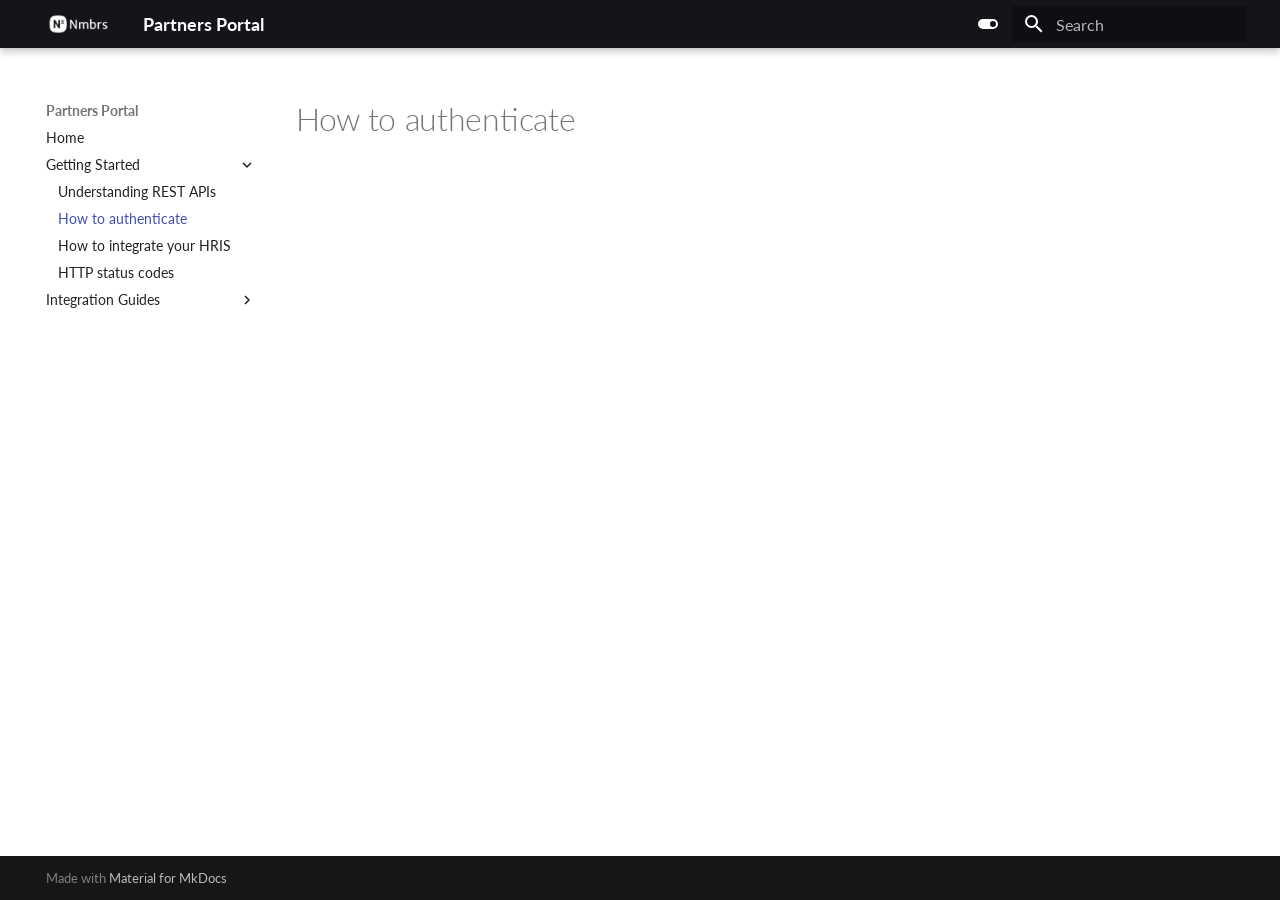
<file: getting-started/how-to-authenticate/index.html>
<!doctype html>
<html lang="en" class="no-js">
  <head>
    
      <meta charset="utf-8">
      <meta name="viewport" content="width=device-width,initial-scale=1">
      
        <meta name="description" content="Hands-on guide for adding and updating employees with the Nmbrs API">
      
      
      
        <link rel="canonical" href="https://example.com/getting-started/how-to-authenticate/">
      
      
        <link rel="prev" href="../understanding-rest-apis/">
      
      
        <link rel="next" href="../how-to-integrate-your-hris/">
      
      
      <link rel="icon" href="../../assets/images/nmbrs-main-logo-icon-2.webp">
      <meta name="generator" content="mkdocs-1.6.1, mkdocs-material-9.6.20">
    
    
      
        <title>How to authenticate - Partners Portal</title>
      
    
    
      <link rel="stylesheet" href="../../assets/stylesheets/main.e53b48f4.min.css">
      
        
        <link rel="stylesheet" href="../../assets/stylesheets/palette.06af60db.min.css">
      
      


    
    
      
    
    
      
        
        
        <link rel="preconnect" href="https://fonts.gstatic.com" crossorigin>
        <link rel="stylesheet" href="https://fonts.googleapis.com/css?family=Lato:300,300i,400,400i,700,700i%7CRoboto+Mono:400,400i,700,700i&display=fallback">
        <style>:root{--md-text-font:"Lato";--md-code-font:"Roboto Mono"}</style>
      
    
    
      <link rel="stylesheet" href="../../assets/stylesheets/extra.css">
    
    <script>__md_scope=new URL("../..",location),__md_hash=e=>[...e].reduce(((e,_)=>(e<<5)-e+_.charCodeAt(0)),0),__md_get=(e,_=localStorage,t=__md_scope)=>JSON.parse(_.getItem(t.pathname+"."+e)),__md_set=(e,_,t=localStorage,a=__md_scope)=>{try{t.setItem(a.pathname+"."+e,JSON.stringify(_))}catch(e){}}</script>
    
      

    
    
    
  </head>
  
  
    
    
      
    
    
    
    
    <body dir="ltr" data-md-color-scheme="default" data-md-color-primary="black" data-md-color-accent="grey">
  
    
    <input class="md-toggle" data-md-toggle="drawer" type="checkbox" id="__drawer" autocomplete="off">
    <input class="md-toggle" data-md-toggle="search" type="checkbox" id="__search" autocomplete="off">
    <label class="md-overlay" for="__drawer"></label>
    <div data-md-component="skip">
      
    </div>
    <div data-md-component="announce">
      
    </div>
    
    
      

  

<header class="md-header md-header--shadow" data-md-component="header">
  <nav class="md-header__inner md-grid" aria-label="Header">
    <a href="../.." title="Partners Portal" class="md-header__button md-logo" aria-label="Partners Portal" data-md-component="logo">
      
  <img src="../../assets/images/nmbrs.png" alt="logo">

    </a>
    <label class="md-header__button md-icon" for="__drawer">
      
      <svg xmlns="http://www.w3.org/2000/svg" viewBox="0 0 24 24"><path d="M3 6h18v2H3zm0 5h18v2H3zm0 5h18v2H3z"/></svg>
    </label>
    <div class="md-header__title" data-md-component="header-title">
      <div class="md-header__ellipsis">
        <div class="md-header__topic">
          <span class="md-ellipsis">
            Partners Portal
          </span>
        </div>
        <div class="md-header__topic" data-md-component="header-topic">
          <span class="md-ellipsis">
            
              How to authenticate
            
          </span>
        </div>
      </div>
    </div>
    
      
        <form class="md-header__option" data-md-component="palette">
  
    
    
    
    <input class="md-option" data-md-color-media="" data-md-color-scheme="default" data-md-color-primary="black" data-md-color-accent="grey"  aria-label="Switch to dark mode"  type="radio" name="__palette" id="__palette_0">
    
      <label class="md-header__button md-icon" title="Switch to dark mode" for="__palette_1" hidden>
        <svg xmlns="http://www.w3.org/2000/svg" viewBox="0 0 24 24"><path d="M17 7H7a5 5 0 0 0-5 5 5 5 0 0 0 5 5h10a5 5 0 0 0 5-5 5 5 0 0 0-5-5m0 8a3 3 0 0 1-3-3 3 3 0 0 1 3-3 3 3 0 0 1 3 3 3 3 0 0 1-3 3"/></svg>
      </label>
    
  
    
    
    
    <input class="md-option" data-md-color-media="" data-md-color-scheme="slate" data-md-color-primary="black" data-md-color-accent="grey"  aria-label="Switch to light mode"  type="radio" name="__palette" id="__palette_1">
    
      <label class="md-header__button md-icon" title="Switch to light mode" for="__palette_0" hidden>
        <svg xmlns="http://www.w3.org/2000/svg" viewBox="0 0 24 24"><path d="M17 6H7c-3.31 0-6 2.69-6 6s2.69 6 6 6h10c3.31 0 6-2.69 6-6s-2.69-6-6-6m0 10H7c-2.21 0-4-1.79-4-4s1.79-4 4-4h10c2.21 0 4 1.79 4 4s-1.79 4-4 4M7 9c-1.66 0-3 1.34-3 3s1.34 3 3 3 3-1.34 3-3-1.34-3-3-3"/></svg>
      </label>
    
  
</form>
      
    
    
      <script>var palette=__md_get("__palette");if(palette&&palette.color){if("(prefers-color-scheme)"===palette.color.media){var media=matchMedia("(prefers-color-scheme: light)"),input=document.querySelector(media.matches?"[data-md-color-media='(prefers-color-scheme: light)']":"[data-md-color-media='(prefers-color-scheme: dark)']");palette.color.media=input.getAttribute("data-md-color-media"),palette.color.scheme=input.getAttribute("data-md-color-scheme"),palette.color.primary=input.getAttribute("data-md-color-primary"),palette.color.accent=input.getAttribute("data-md-color-accent")}for(var[key,value]of Object.entries(palette.color))document.body.setAttribute("data-md-color-"+key,value)}</script>
    
    
    
      
      
        <label class="md-header__button md-icon" for="__search">
          
          <svg xmlns="http://www.w3.org/2000/svg" viewBox="0 0 24 24"><path d="M9.5 3A6.5 6.5 0 0 1 16 9.5c0 1.61-.59 3.09-1.56 4.23l.27.27h.79l5 5-1.5 1.5-5-5v-.79l-.27-.27A6.52 6.52 0 0 1 9.5 16 6.5 6.5 0 0 1 3 9.5 6.5 6.5 0 0 1 9.5 3m0 2C7 5 5 7 5 9.5S7 14 9.5 14 14 12 14 9.5 12 5 9.5 5"/></svg>
        </label>
        <div class="md-search" data-md-component="search" role="dialog">
  <label class="md-search__overlay" for="__search"></label>
  <div class="md-search__inner" role="search">
    <form class="md-search__form" name="search">
      <input type="text" class="md-search__input" name="query" aria-label="Search" placeholder="Search" autocapitalize="off" autocorrect="off" autocomplete="off" spellcheck="false" data-md-component="search-query" required>
      <label class="md-search__icon md-icon" for="__search">
        
        <svg xmlns="http://www.w3.org/2000/svg" viewBox="0 0 24 24"><path d="M9.5 3A6.5 6.5 0 0 1 16 9.5c0 1.61-.59 3.09-1.56 4.23l.27.27h.79l5 5-1.5 1.5-5-5v-.79l-.27-.27A6.52 6.52 0 0 1 9.5 16 6.5 6.5 0 0 1 3 9.5 6.5 6.5 0 0 1 9.5 3m0 2C7 5 5 7 5 9.5S7 14 9.5 14 14 12 14 9.5 12 5 9.5 5"/></svg>
        
        <svg xmlns="http://www.w3.org/2000/svg" viewBox="0 0 24 24"><path d="M20 11v2H8l5.5 5.5-1.42 1.42L4.16 12l7.92-7.92L13.5 5.5 8 11z"/></svg>
      </label>
      <nav class="md-search__options" aria-label="Search">
        
        <button type="reset" class="md-search__icon md-icon" title="Clear" aria-label="Clear" tabindex="-1">
          
          <svg xmlns="http://www.w3.org/2000/svg" viewBox="0 0 24 24"><path d="M19 6.41 17.59 5 12 10.59 6.41 5 5 6.41 10.59 12 5 17.59 6.41 19 12 13.41 17.59 19 19 17.59 13.41 12z"/></svg>
        </button>
      </nav>
      
        <div class="md-search__suggest" data-md-component="search-suggest"></div>
      
    </form>
    <div class="md-search__output">
      <div class="md-search__scrollwrap" tabindex="0" data-md-scrollfix>
        <div class="md-search-result" data-md-component="search-result">
          <div class="md-search-result__meta">
            Initializing search
          </div>
          <ol class="md-search-result__list" role="presentation"></ol>
        </div>
      </div>
    </div>
  </div>
</div>
      
    
    
  </nav>
  
</header>
    
    <div class="md-container" data-md-component="container">
      
      
        
          
        
      
      <main class="md-main" data-md-component="main">
        <div class="md-main__inner md-grid">
          
            
              
              <div class="md-sidebar md-sidebar--primary" data-md-component="sidebar" data-md-type="navigation" >
                <div class="md-sidebar__scrollwrap">
                  <div class="md-sidebar__inner">
                    



<nav class="md-nav md-nav--primary" aria-label="Navigation" data-md-level="0">
  <label class="md-nav__title" for="__drawer">
    <a href="../.." title="Partners Portal" class="md-nav__button md-logo" aria-label="Partners Portal" data-md-component="logo">
      
  <img src="../../assets/images/nmbrs.png" alt="logo">

    </a>
    Partners Portal
  </label>
  
  <ul class="md-nav__list" data-md-scrollfix>
    
      
      
  
  
  
  
    <li class="md-nav__item">
      <a href="../.." class="md-nav__link">
        
  
  
  <span class="md-ellipsis">
    Home
    
  </span>
  

      </a>
    </li>
  

    
      
      
  
  
    
  
  
  
    
    
    
    
    
    <li class="md-nav__item md-nav__item--active md-nav__item--nested">
      
        
        
        <input class="md-nav__toggle md-toggle " type="checkbox" id="__nav_2" checked>
        
          
          <label class="md-nav__link" for="__nav_2" id="__nav_2_label" tabindex="0">
            
  
  
  <span class="md-ellipsis">
    Getting Started
    
  </span>
  

            <span class="md-nav__icon md-icon"></span>
          </label>
        
        <nav class="md-nav" data-md-level="1" aria-labelledby="__nav_2_label" aria-expanded="true">
          <label class="md-nav__title" for="__nav_2">
            <span class="md-nav__icon md-icon"></span>
            Getting Started
          </label>
          <ul class="md-nav__list" data-md-scrollfix>
            
              
                
  
  
  
  
    <li class="md-nav__item">
      <a href="../understanding-rest-apis/" class="md-nav__link">
        
  
  
  <span class="md-ellipsis">
    Understanding REST APIs
    
  </span>
  

      </a>
    </li>
  

              
            
              
                
  
  
    
  
  
  
    <li class="md-nav__item md-nav__item--active">
      
      <input class="md-nav__toggle md-toggle" type="checkbox" id="__toc">
      
      
      
      <a href="./" class="md-nav__link md-nav__link--active">
        
  
  
  <span class="md-ellipsis">
    How to authenticate
    
  </span>
  

      </a>
      
    </li>
  

              
            
              
                
  
  
  
  
    <li class="md-nav__item">
      <a href="../how-to-integrate-your-hris/" class="md-nav__link">
        
  
  
  <span class="md-ellipsis">
    How to integrate your HRIS
    
  </span>
  

      </a>
    </li>
  

              
            
              
                
  
  
  
  
    <li class="md-nav__item">
      <a href="../http-status-codes/" class="md-nav__link">
        
  
  
  <span class="md-ellipsis">
    HTTP status codes
    
  </span>
  

      </a>
    </li>
  

              
            
          </ul>
        </nav>
      
    </li>
  

    
      
      
  
  
  
  
    
    
    
    
    
    <li class="md-nav__item md-nav__item--nested">
      
        
        
        <input class="md-nav__toggle md-toggle " type="checkbox" id="__nav_3" >
        
          
          <label class="md-nav__link" for="__nav_3" id="__nav_3_label" tabindex="0">
            
  
  
  <span class="md-ellipsis">
    Integration Guides
    
  </span>
  

            <span class="md-nav__icon md-icon"></span>
          </label>
        
        <nav class="md-nav" data-md-level="1" aria-labelledby="__nav_3_label" aria-expanded="false">
          <label class="md-nav__title" for="__nav_3">
            <span class="md-nav__icon md-icon"></span>
            Integration Guides
          </label>
          <ul class="md-nav__list" data-md-scrollfix>
            
              
                
  
  
  
  
    <li class="md-nav__item">
      <a href="../../guide/" class="md-nav__link">
        
  
  
  <span class="md-ellipsis">
    Introduction
    
  </span>
  

      </a>
    </li>
  

              
            
              
                
  
  
  
  
    <li class="md-nav__item">
      <a href="../../guide/manage-employees/" class="md-nav__link">
        
  
  
  <span class="md-ellipsis">
    Managing Employees
    
  </span>
  

      </a>
    </li>
  

              
            
          </ul>
        </nav>
      
    </li>
  

    
  </ul>
</nav>
                  </div>
                </div>
              </div>
            
            
              
              <div class="md-sidebar md-sidebar--secondary" data-md-component="sidebar" data-md-type="toc" >
                <div class="md-sidebar__scrollwrap">
                  <div class="md-sidebar__inner">
                    

<nav class="md-nav md-nav--secondary" aria-label="Table of contents">
  
  
  
  
</nav>
                  </div>
                </div>
              </div>
            
          
          
            <div class="md-content" data-md-component="content">
              <article class="md-content__inner md-typeset">
                
                  



  <h1>How to authenticate</h1>














                
              </article>
            </div>
          
          
  <script>var tabs=__md_get("__tabs");if(Array.isArray(tabs))e:for(var set of document.querySelectorAll(".tabbed-set")){var labels=set.querySelector(".tabbed-labels");for(var tab of tabs)for(var label of labels.getElementsByTagName("label"))if(label.innerText.trim()===tab){var input=document.getElementById(label.htmlFor);input.checked=!0;continue e}}</script>

<script>var target=document.getElementById(location.hash.slice(1));target&&target.name&&(target.checked=target.name.startsWith("__tabbed_"))</script>
        </div>
        
      </main>
      
        <footer class="md-footer">
  
  <div class="md-footer-meta md-typeset">
    <div class="md-footer-meta__inner md-grid">
      <div class="md-copyright">
  
  
    Made with
    <a href="https://squidfunk.github.io/mkdocs-material/" target="_blank" rel="noopener">
      Material for MkDocs
    </a>
  
</div>
      
    </div>
  </div>
</footer>
      
    </div>
    <div class="md-dialog" data-md-component="dialog">
      <div class="md-dialog__inner md-typeset"></div>
    </div>
    
    
    
      
      <script id="__config" type="application/json">{"base": "../..", "features": ["content.tabs.link", "content.code.copy", "navigation.instant", "navigation.tracking", "search.suggest", "search.highlight", "toc.follow"], "search": "../../assets/javascripts/workers/search.973d3a69.min.js", "tags": null, "translations": {"clipboard.copied": "Copied to clipboard", "clipboard.copy": "Copy to clipboard", "search.result.more.one": "1 more on this page", "search.result.more.other": "# more on this page", "search.result.none": "No matching documents", "search.result.one": "1 matching document", "search.result.other": "# matching documents", "search.result.placeholder": "Type to start searching", "search.result.term.missing": "Missing", "select.version": "Select version"}, "version": null}</script>
    
    
      <script src="../../assets/javascripts/bundle.f55a23d4.min.js"></script>
      
    
  </body>
</html>
</file>
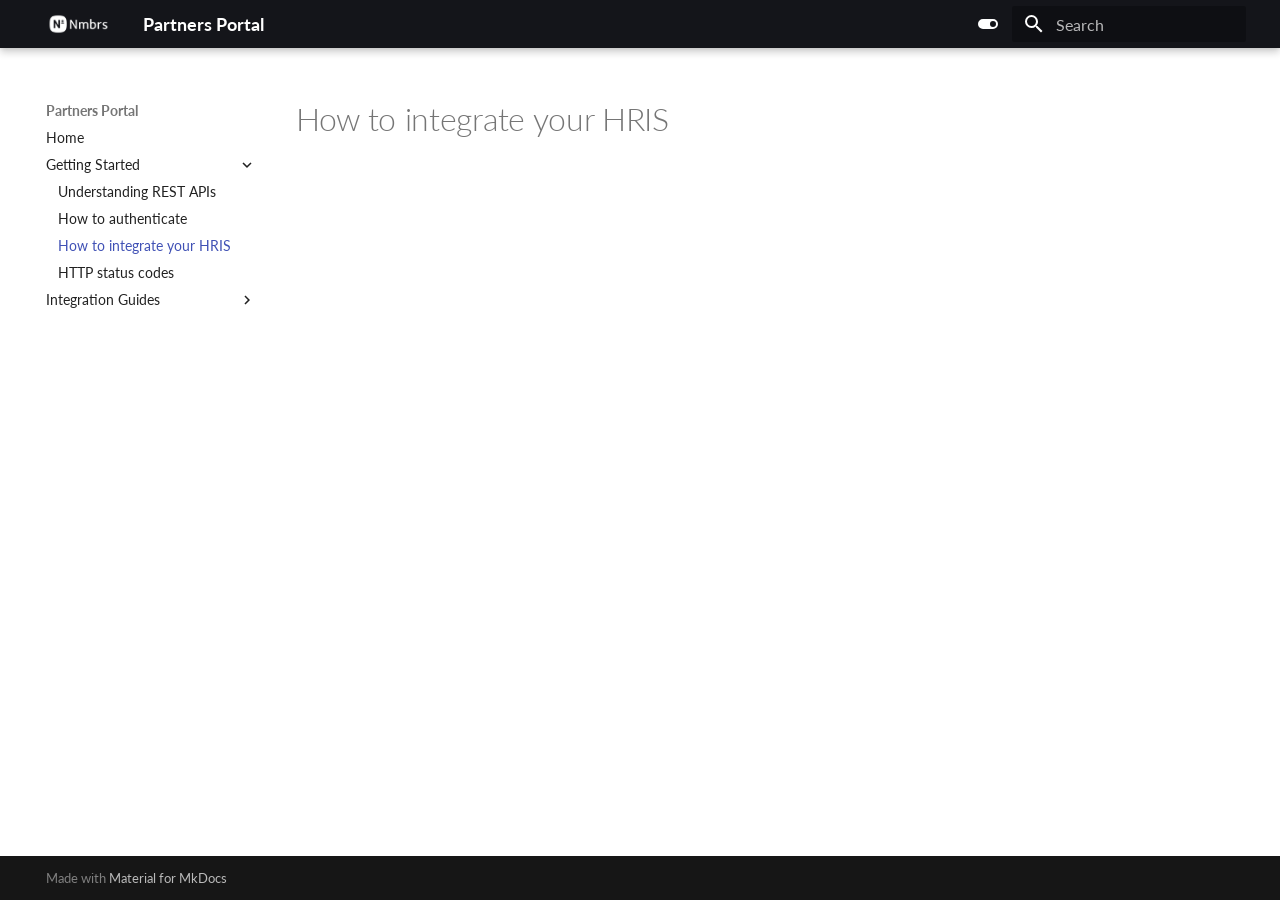
<file: getting-started/how-to-integrate-your-hris/index.html>
<!doctype html>
<html lang="en" class="no-js">
  <head>
    
      <meta charset="utf-8">
      <meta name="viewport" content="width=device-width,initial-scale=1">
      
        <meta name="description" content="Hands-on guide for adding and updating employees with the Nmbrs API">
      
      
      
        <link rel="canonical" href="https://example.com/getting-started/how-to-integrate-your-hris/">
      
      
        <link rel="prev" href="../how-to-authenticate/">
      
      
        <link rel="next" href="../http-status-codes/">
      
      
      <link rel="icon" href="../../assets/images/nmbrs-main-logo-icon-2.webp">
      <meta name="generator" content="mkdocs-1.6.1, mkdocs-material-9.6.20">
    
    
      
        <title>How to integrate your HRIS - Partners Portal</title>
      
    
    
      <link rel="stylesheet" href="../../assets/stylesheets/main.e53b48f4.min.css">
      
        
        <link rel="stylesheet" href="../../assets/stylesheets/palette.06af60db.min.css">
      
      


    
    
      
    
    
      
        
        
        <link rel="preconnect" href="https://fonts.gstatic.com" crossorigin>
        <link rel="stylesheet" href="https://fonts.googleapis.com/css?family=Lato:300,300i,400,400i,700,700i%7CRoboto+Mono:400,400i,700,700i&display=fallback">
        <style>:root{--md-text-font:"Lato";--md-code-font:"Roboto Mono"}</style>
      
    
    
      <link rel="stylesheet" href="../../assets/stylesheets/extra.css">
    
    <script>__md_scope=new URL("../..",location),__md_hash=e=>[...e].reduce(((e,_)=>(e<<5)-e+_.charCodeAt(0)),0),__md_get=(e,_=localStorage,t=__md_scope)=>JSON.parse(_.getItem(t.pathname+"."+e)),__md_set=(e,_,t=localStorage,a=__md_scope)=>{try{t.setItem(a.pathname+"."+e,JSON.stringify(_))}catch(e){}}</script>
    
      

    
    
    
  </head>
  
  
    
    
      
    
    
    
    
    <body dir="ltr" data-md-color-scheme="default" data-md-color-primary="black" data-md-color-accent="grey">
  
    
    <input class="md-toggle" data-md-toggle="drawer" type="checkbox" id="__drawer" autocomplete="off">
    <input class="md-toggle" data-md-toggle="search" type="checkbox" id="__search" autocomplete="off">
    <label class="md-overlay" for="__drawer"></label>
    <div data-md-component="skip">
      
    </div>
    <div data-md-component="announce">
      
    </div>
    
    
      

  

<header class="md-header md-header--shadow" data-md-component="header">
  <nav class="md-header__inner md-grid" aria-label="Header">
    <a href="../.." title="Partners Portal" class="md-header__button md-logo" aria-label="Partners Portal" data-md-component="logo">
      
  <img src="../../assets/images/nmbrs.png" alt="logo">

    </a>
    <label class="md-header__button md-icon" for="__drawer">
      
      <svg xmlns="http://www.w3.org/2000/svg" viewBox="0 0 24 24"><path d="M3 6h18v2H3zm0 5h18v2H3zm0 5h18v2H3z"/></svg>
    </label>
    <div class="md-header__title" data-md-component="header-title">
      <div class="md-header__ellipsis">
        <div class="md-header__topic">
          <span class="md-ellipsis">
            Partners Portal
          </span>
        </div>
        <div class="md-header__topic" data-md-component="header-topic">
          <span class="md-ellipsis">
            
              How to integrate your HRIS
            
          </span>
        </div>
      </div>
    </div>
    
      
        <form class="md-header__option" data-md-component="palette">
  
    
    
    
    <input class="md-option" data-md-color-media="" data-md-color-scheme="default" data-md-color-primary="black" data-md-color-accent="grey"  aria-label="Switch to dark mode"  type="radio" name="__palette" id="__palette_0">
    
      <label class="md-header__button md-icon" title="Switch to dark mode" for="__palette_1" hidden>
        <svg xmlns="http://www.w3.org/2000/svg" viewBox="0 0 24 24"><path d="M17 7H7a5 5 0 0 0-5 5 5 5 0 0 0 5 5h10a5 5 0 0 0 5-5 5 5 0 0 0-5-5m0 8a3 3 0 0 1-3-3 3 3 0 0 1 3-3 3 3 0 0 1 3 3 3 3 0 0 1-3 3"/></svg>
      </label>
    
  
    
    
    
    <input class="md-option" data-md-color-media="" data-md-color-scheme="slate" data-md-color-primary="black" data-md-color-accent="grey"  aria-label="Switch to light mode"  type="radio" name="__palette" id="__palette_1">
    
      <label class="md-header__button md-icon" title="Switch to light mode" for="__palette_0" hidden>
        <svg xmlns="http://www.w3.org/2000/svg" viewBox="0 0 24 24"><path d="M17 6H7c-3.31 0-6 2.69-6 6s2.69 6 6 6h10c3.31 0 6-2.69 6-6s-2.69-6-6-6m0 10H7c-2.21 0-4-1.79-4-4s1.79-4 4-4h10c2.21 0 4 1.79 4 4s-1.79 4-4 4M7 9c-1.66 0-3 1.34-3 3s1.34 3 3 3 3-1.34 3-3-1.34-3-3-3"/></svg>
      </label>
    
  
</form>
      
    
    
      <script>var palette=__md_get("__palette");if(palette&&palette.color){if("(prefers-color-scheme)"===palette.color.media){var media=matchMedia("(prefers-color-scheme: light)"),input=document.querySelector(media.matches?"[data-md-color-media='(prefers-color-scheme: light)']":"[data-md-color-media='(prefers-color-scheme: dark)']");palette.color.media=input.getAttribute("data-md-color-media"),palette.color.scheme=input.getAttribute("data-md-color-scheme"),palette.color.primary=input.getAttribute("data-md-color-primary"),palette.color.accent=input.getAttribute("data-md-color-accent")}for(var[key,value]of Object.entries(palette.color))document.body.setAttribute("data-md-color-"+key,value)}</script>
    
    
    
      
      
        <label class="md-header__button md-icon" for="__search">
          
          <svg xmlns="http://www.w3.org/2000/svg" viewBox="0 0 24 24"><path d="M9.5 3A6.5 6.5 0 0 1 16 9.5c0 1.61-.59 3.09-1.56 4.23l.27.27h.79l5 5-1.5 1.5-5-5v-.79l-.27-.27A6.52 6.52 0 0 1 9.5 16 6.5 6.5 0 0 1 3 9.5 6.5 6.5 0 0 1 9.5 3m0 2C7 5 5 7 5 9.5S7 14 9.5 14 14 12 14 9.5 12 5 9.5 5"/></svg>
        </label>
        <div class="md-search" data-md-component="search" role="dialog">
  <label class="md-search__overlay" for="__search"></label>
  <div class="md-search__inner" role="search">
    <form class="md-search__form" name="search">
      <input type="text" class="md-search__input" name="query" aria-label="Search" placeholder="Search" autocapitalize="off" autocorrect="off" autocomplete="off" spellcheck="false" data-md-component="search-query" required>
      <label class="md-search__icon md-icon" for="__search">
        
        <svg xmlns="http://www.w3.org/2000/svg" viewBox="0 0 24 24"><path d="M9.5 3A6.5 6.5 0 0 1 16 9.5c0 1.61-.59 3.09-1.56 4.23l.27.27h.79l5 5-1.5 1.5-5-5v-.79l-.27-.27A6.52 6.52 0 0 1 9.5 16 6.5 6.5 0 0 1 3 9.5 6.5 6.5 0 0 1 9.5 3m0 2C7 5 5 7 5 9.5S7 14 9.5 14 14 12 14 9.5 12 5 9.5 5"/></svg>
        
        <svg xmlns="http://www.w3.org/2000/svg" viewBox="0 0 24 24"><path d="M20 11v2H8l5.5 5.5-1.42 1.42L4.16 12l7.92-7.92L13.5 5.5 8 11z"/></svg>
      </label>
      <nav class="md-search__options" aria-label="Search">
        
        <button type="reset" class="md-search__icon md-icon" title="Clear" aria-label="Clear" tabindex="-1">
          
          <svg xmlns="http://www.w3.org/2000/svg" viewBox="0 0 24 24"><path d="M19 6.41 17.59 5 12 10.59 6.41 5 5 6.41 10.59 12 5 17.59 6.41 19 12 13.41 17.59 19 19 17.59 13.41 12z"/></svg>
        </button>
      </nav>
      
        <div class="md-search__suggest" data-md-component="search-suggest"></div>
      
    </form>
    <div class="md-search__output">
      <div class="md-search__scrollwrap" tabindex="0" data-md-scrollfix>
        <div class="md-search-result" data-md-component="search-result">
          <div class="md-search-result__meta">
            Initializing search
          </div>
          <ol class="md-search-result__list" role="presentation"></ol>
        </div>
      </div>
    </div>
  </div>
</div>
      
    
    
  </nav>
  
</header>
    
    <div class="md-container" data-md-component="container">
      
      
        
          
        
      
      <main class="md-main" data-md-component="main">
        <div class="md-main__inner md-grid">
          
            
              
              <div class="md-sidebar md-sidebar--primary" data-md-component="sidebar" data-md-type="navigation" >
                <div class="md-sidebar__scrollwrap">
                  <div class="md-sidebar__inner">
                    



<nav class="md-nav md-nav--primary" aria-label="Navigation" data-md-level="0">
  <label class="md-nav__title" for="__drawer">
    <a href="../.." title="Partners Portal" class="md-nav__button md-logo" aria-label="Partners Portal" data-md-component="logo">
      
  <img src="../../assets/images/nmbrs.png" alt="logo">

    </a>
    Partners Portal
  </label>
  
  <ul class="md-nav__list" data-md-scrollfix>
    
      
      
  
  
  
  
    <li class="md-nav__item">
      <a href="../.." class="md-nav__link">
        
  
  
  <span class="md-ellipsis">
    Home
    
  </span>
  

      </a>
    </li>
  

    
      
      
  
  
    
  
  
  
    
    
    
    
    
    <li class="md-nav__item md-nav__item--active md-nav__item--nested">
      
        
        
        <input class="md-nav__toggle md-toggle " type="checkbox" id="__nav_2" checked>
        
          
          <label class="md-nav__link" for="__nav_2" id="__nav_2_label" tabindex="0">
            
  
  
  <span class="md-ellipsis">
    Getting Started
    
  </span>
  

            <span class="md-nav__icon md-icon"></span>
          </label>
        
        <nav class="md-nav" data-md-level="1" aria-labelledby="__nav_2_label" aria-expanded="true">
          <label class="md-nav__title" for="__nav_2">
            <span class="md-nav__icon md-icon"></span>
            Getting Started
          </label>
          <ul class="md-nav__list" data-md-scrollfix>
            
              
                
  
  
  
  
    <li class="md-nav__item">
      <a href="../understanding-rest-apis/" class="md-nav__link">
        
  
  
  <span class="md-ellipsis">
    Understanding REST APIs
    
  </span>
  

      </a>
    </li>
  

              
            
              
                
  
  
  
  
    <li class="md-nav__item">
      <a href="../how-to-authenticate/" class="md-nav__link">
        
  
  
  <span class="md-ellipsis">
    How to authenticate
    
  </span>
  

      </a>
    </li>
  

              
            
              
                
  
  
    
  
  
  
    <li class="md-nav__item md-nav__item--active">
      
      <input class="md-nav__toggle md-toggle" type="checkbox" id="__toc">
      
      
      
      <a href="./" class="md-nav__link md-nav__link--active">
        
  
  
  <span class="md-ellipsis">
    How to integrate your HRIS
    
  </span>
  

      </a>
      
    </li>
  

              
            
              
                
  
  
  
  
    <li class="md-nav__item">
      <a href="../http-status-codes/" class="md-nav__link">
        
  
  
  <span class="md-ellipsis">
    HTTP status codes
    
  </span>
  

      </a>
    </li>
  

              
            
          </ul>
        </nav>
      
    </li>
  

    
      
      
  
  
  
  
    
    
    
    
    
    <li class="md-nav__item md-nav__item--nested">
      
        
        
        <input class="md-nav__toggle md-toggle " type="checkbox" id="__nav_3" >
        
          
          <label class="md-nav__link" for="__nav_3" id="__nav_3_label" tabindex="0">
            
  
  
  <span class="md-ellipsis">
    Integration Guides
    
  </span>
  

            <span class="md-nav__icon md-icon"></span>
          </label>
        
        <nav class="md-nav" data-md-level="1" aria-labelledby="__nav_3_label" aria-expanded="false">
          <label class="md-nav__title" for="__nav_3">
            <span class="md-nav__icon md-icon"></span>
            Integration Guides
          </label>
          <ul class="md-nav__list" data-md-scrollfix>
            
              
                
  
  
  
  
    <li class="md-nav__item">
      <a href="../../guide/" class="md-nav__link">
        
  
  
  <span class="md-ellipsis">
    Introduction
    
  </span>
  

      </a>
    </li>
  

              
            
              
                
  
  
  
  
    <li class="md-nav__item">
      <a href="../../guide/manage-employees/" class="md-nav__link">
        
  
  
  <span class="md-ellipsis">
    Managing Employees
    
  </span>
  

      </a>
    </li>
  

              
            
          </ul>
        </nav>
      
    </li>
  

    
  </ul>
</nav>
                  </div>
                </div>
              </div>
            
            
              
              <div class="md-sidebar md-sidebar--secondary" data-md-component="sidebar" data-md-type="toc" >
                <div class="md-sidebar__scrollwrap">
                  <div class="md-sidebar__inner">
                    

<nav class="md-nav md-nav--secondary" aria-label="Table of contents">
  
  
  
  
</nav>
                  </div>
                </div>
              </div>
            
          
          
            <div class="md-content" data-md-component="content">
              <article class="md-content__inner md-typeset">
                
                  



  <h1>How to integrate your HRIS</h1>














                
              </article>
            </div>
          
          
  <script>var tabs=__md_get("__tabs");if(Array.isArray(tabs))e:for(var set of document.querySelectorAll(".tabbed-set")){var labels=set.querySelector(".tabbed-labels");for(var tab of tabs)for(var label of labels.getElementsByTagName("label"))if(label.innerText.trim()===tab){var input=document.getElementById(label.htmlFor);input.checked=!0;continue e}}</script>

<script>var target=document.getElementById(location.hash.slice(1));target&&target.name&&(target.checked=target.name.startsWith("__tabbed_"))</script>
        </div>
        
      </main>
      
        <footer class="md-footer">
  
  <div class="md-footer-meta md-typeset">
    <div class="md-footer-meta__inner md-grid">
      <div class="md-copyright">
  
  
    Made with
    <a href="https://squidfunk.github.io/mkdocs-material/" target="_blank" rel="noopener">
      Material for MkDocs
    </a>
  
</div>
      
    </div>
  </div>
</footer>
      
    </div>
    <div class="md-dialog" data-md-component="dialog">
      <div class="md-dialog__inner md-typeset"></div>
    </div>
    
    
    
      
      <script id="__config" type="application/json">{"base": "../..", "features": ["content.tabs.link", "content.code.copy", "navigation.instant", "navigation.tracking", "search.suggest", "search.highlight", "toc.follow"], "search": "../../assets/javascripts/workers/search.973d3a69.min.js", "tags": null, "translations": {"clipboard.copied": "Copied to clipboard", "clipboard.copy": "Copy to clipboard", "search.result.more.one": "1 more on this page", "search.result.more.other": "# more on this page", "search.result.none": "No matching documents", "search.result.one": "1 matching document", "search.result.other": "# matching documents", "search.result.placeholder": "Type to start searching", "search.result.term.missing": "Missing", "select.version": "Select version"}, "version": null}</script>
    
    
      <script src="../../assets/javascripts/bundle.f55a23d4.min.js"></script>
      
    
  </body>
</html>
</file>
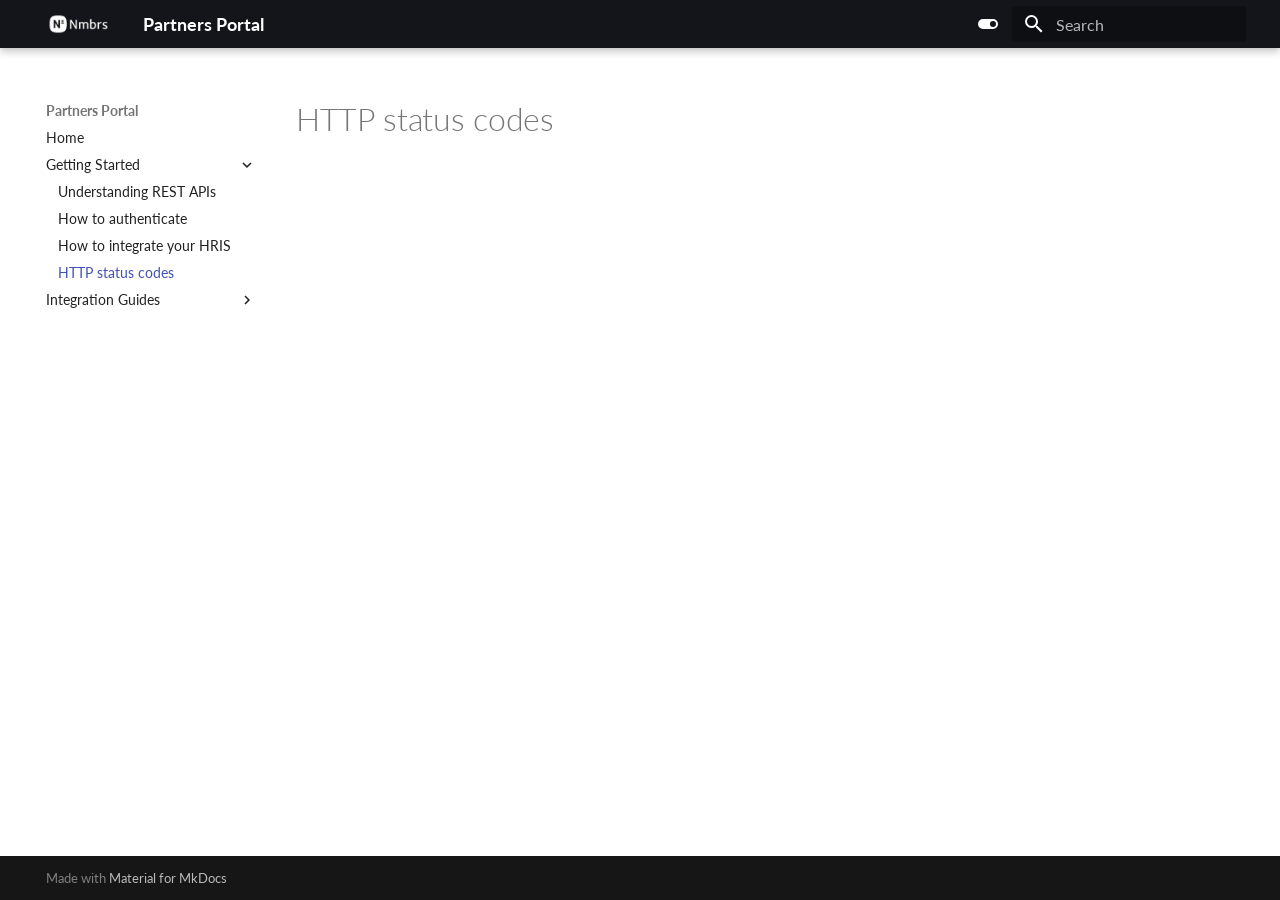
<file: getting-started/http-status-codes/index.html>
<!doctype html>
<html lang="en" class="no-js">
  <head>
    
      <meta charset="utf-8">
      <meta name="viewport" content="width=device-width,initial-scale=1">
      
        <meta name="description" content="Hands-on guide for adding and updating employees with the Nmbrs API">
      
      
      
        <link rel="canonical" href="https://example.com/getting-started/http-status-codes/">
      
      
        <link rel="prev" href="../how-to-integrate-your-hris/">
      
      
        <link rel="next" href="../../guide/">
      
      
      <link rel="icon" href="../../assets/images/nmbrs-main-logo-icon-2.webp">
      <meta name="generator" content="mkdocs-1.6.1, mkdocs-material-9.6.20">
    
    
      
        <title>HTTP status codes - Partners Portal</title>
      
    
    
      <link rel="stylesheet" href="../../assets/stylesheets/main.e53b48f4.min.css">
      
        
        <link rel="stylesheet" href="../../assets/stylesheets/palette.06af60db.min.css">
      
      


    
    
      
    
    
      
        
        
        <link rel="preconnect" href="https://fonts.gstatic.com" crossorigin>
        <link rel="stylesheet" href="https://fonts.googleapis.com/css?family=Lato:300,300i,400,400i,700,700i%7CRoboto+Mono:400,400i,700,700i&display=fallback">
        <style>:root{--md-text-font:"Lato";--md-code-font:"Roboto Mono"}</style>
      
    
    
      <link rel="stylesheet" href="../../assets/stylesheets/extra.css">
    
    <script>__md_scope=new URL("../..",location),__md_hash=e=>[...e].reduce(((e,_)=>(e<<5)-e+_.charCodeAt(0)),0),__md_get=(e,_=localStorage,t=__md_scope)=>JSON.parse(_.getItem(t.pathname+"."+e)),__md_set=(e,_,t=localStorage,a=__md_scope)=>{try{t.setItem(a.pathname+"."+e,JSON.stringify(_))}catch(e){}}</script>
    
      

    
    
    
  </head>
  
  
    
    
      
    
    
    
    
    <body dir="ltr" data-md-color-scheme="default" data-md-color-primary="black" data-md-color-accent="grey">
  
    
    <input class="md-toggle" data-md-toggle="drawer" type="checkbox" id="__drawer" autocomplete="off">
    <input class="md-toggle" data-md-toggle="search" type="checkbox" id="__search" autocomplete="off">
    <label class="md-overlay" for="__drawer"></label>
    <div data-md-component="skip">
      
    </div>
    <div data-md-component="announce">
      
    </div>
    
    
      

  

<header class="md-header md-header--shadow" data-md-component="header">
  <nav class="md-header__inner md-grid" aria-label="Header">
    <a href="../.." title="Partners Portal" class="md-header__button md-logo" aria-label="Partners Portal" data-md-component="logo">
      
  <img src="../../assets/images/nmbrs.png" alt="logo">

    </a>
    <label class="md-header__button md-icon" for="__drawer">
      
      <svg xmlns="http://www.w3.org/2000/svg" viewBox="0 0 24 24"><path d="M3 6h18v2H3zm0 5h18v2H3zm0 5h18v2H3z"/></svg>
    </label>
    <div class="md-header__title" data-md-component="header-title">
      <div class="md-header__ellipsis">
        <div class="md-header__topic">
          <span class="md-ellipsis">
            Partners Portal
          </span>
        </div>
        <div class="md-header__topic" data-md-component="header-topic">
          <span class="md-ellipsis">
            
              HTTP status codes
            
          </span>
        </div>
      </div>
    </div>
    
      
        <form class="md-header__option" data-md-component="palette">
  
    
    
    
    <input class="md-option" data-md-color-media="" data-md-color-scheme="default" data-md-color-primary="black" data-md-color-accent="grey"  aria-label="Switch to dark mode"  type="radio" name="__palette" id="__palette_0">
    
      <label class="md-header__button md-icon" title="Switch to dark mode" for="__palette_1" hidden>
        <svg xmlns="http://www.w3.org/2000/svg" viewBox="0 0 24 24"><path d="M17 7H7a5 5 0 0 0-5 5 5 5 0 0 0 5 5h10a5 5 0 0 0 5-5 5 5 0 0 0-5-5m0 8a3 3 0 0 1-3-3 3 3 0 0 1 3-3 3 3 0 0 1 3 3 3 3 0 0 1-3 3"/></svg>
      </label>
    
  
    
    
    
    <input class="md-option" data-md-color-media="" data-md-color-scheme="slate" data-md-color-primary="black" data-md-color-accent="grey"  aria-label="Switch to light mode"  type="radio" name="__palette" id="__palette_1">
    
      <label class="md-header__button md-icon" title="Switch to light mode" for="__palette_0" hidden>
        <svg xmlns="http://www.w3.org/2000/svg" viewBox="0 0 24 24"><path d="M17 6H7c-3.31 0-6 2.69-6 6s2.69 6 6 6h10c3.31 0 6-2.69 6-6s-2.69-6-6-6m0 10H7c-2.21 0-4-1.79-4-4s1.79-4 4-4h10c2.21 0 4 1.79 4 4s-1.79 4-4 4M7 9c-1.66 0-3 1.34-3 3s1.34 3 3 3 3-1.34 3-3-1.34-3-3-3"/></svg>
      </label>
    
  
</form>
      
    
    
      <script>var palette=__md_get("__palette");if(palette&&palette.color){if("(prefers-color-scheme)"===palette.color.media){var media=matchMedia("(prefers-color-scheme: light)"),input=document.querySelector(media.matches?"[data-md-color-media='(prefers-color-scheme: light)']":"[data-md-color-media='(prefers-color-scheme: dark)']");palette.color.media=input.getAttribute("data-md-color-media"),palette.color.scheme=input.getAttribute("data-md-color-scheme"),palette.color.primary=input.getAttribute("data-md-color-primary"),palette.color.accent=input.getAttribute("data-md-color-accent")}for(var[key,value]of Object.entries(palette.color))document.body.setAttribute("data-md-color-"+key,value)}</script>
    
    
    
      
      
        <label class="md-header__button md-icon" for="__search">
          
          <svg xmlns="http://www.w3.org/2000/svg" viewBox="0 0 24 24"><path d="M9.5 3A6.5 6.5 0 0 1 16 9.5c0 1.61-.59 3.09-1.56 4.23l.27.27h.79l5 5-1.5 1.5-5-5v-.79l-.27-.27A6.52 6.52 0 0 1 9.5 16 6.5 6.5 0 0 1 3 9.5 6.5 6.5 0 0 1 9.5 3m0 2C7 5 5 7 5 9.5S7 14 9.5 14 14 12 14 9.5 12 5 9.5 5"/></svg>
        </label>
        <div class="md-search" data-md-component="search" role="dialog">
  <label class="md-search__overlay" for="__search"></label>
  <div class="md-search__inner" role="search">
    <form class="md-search__form" name="search">
      <input type="text" class="md-search__input" name="query" aria-label="Search" placeholder="Search" autocapitalize="off" autocorrect="off" autocomplete="off" spellcheck="false" data-md-component="search-query" required>
      <label class="md-search__icon md-icon" for="__search">
        
        <svg xmlns="http://www.w3.org/2000/svg" viewBox="0 0 24 24"><path d="M9.5 3A6.5 6.5 0 0 1 16 9.5c0 1.61-.59 3.09-1.56 4.23l.27.27h.79l5 5-1.5 1.5-5-5v-.79l-.27-.27A6.52 6.52 0 0 1 9.5 16 6.5 6.5 0 0 1 3 9.5 6.5 6.5 0 0 1 9.5 3m0 2C7 5 5 7 5 9.5S7 14 9.5 14 14 12 14 9.5 12 5 9.5 5"/></svg>
        
        <svg xmlns="http://www.w3.org/2000/svg" viewBox="0 0 24 24"><path d="M20 11v2H8l5.5 5.5-1.42 1.42L4.16 12l7.92-7.92L13.5 5.5 8 11z"/></svg>
      </label>
      <nav class="md-search__options" aria-label="Search">
        
        <button type="reset" class="md-search__icon md-icon" title="Clear" aria-label="Clear" tabindex="-1">
          
          <svg xmlns="http://www.w3.org/2000/svg" viewBox="0 0 24 24"><path d="M19 6.41 17.59 5 12 10.59 6.41 5 5 6.41 10.59 12 5 17.59 6.41 19 12 13.41 17.59 19 19 17.59 13.41 12z"/></svg>
        </button>
      </nav>
      
        <div class="md-search__suggest" data-md-component="search-suggest"></div>
      
    </form>
    <div class="md-search__output">
      <div class="md-search__scrollwrap" tabindex="0" data-md-scrollfix>
        <div class="md-search-result" data-md-component="search-result">
          <div class="md-search-result__meta">
            Initializing search
          </div>
          <ol class="md-search-result__list" role="presentation"></ol>
        </div>
      </div>
    </div>
  </div>
</div>
      
    
    
  </nav>
  
</header>
    
    <div class="md-container" data-md-component="container">
      
      
        
          
        
      
      <main class="md-main" data-md-component="main">
        <div class="md-main__inner md-grid">
          
            
              
              <div class="md-sidebar md-sidebar--primary" data-md-component="sidebar" data-md-type="navigation" >
                <div class="md-sidebar__scrollwrap">
                  <div class="md-sidebar__inner">
                    



<nav class="md-nav md-nav--primary" aria-label="Navigation" data-md-level="0">
  <label class="md-nav__title" for="__drawer">
    <a href="../.." title="Partners Portal" class="md-nav__button md-logo" aria-label="Partners Portal" data-md-component="logo">
      
  <img src="../../assets/images/nmbrs.png" alt="logo">

    </a>
    Partners Portal
  </label>
  
  <ul class="md-nav__list" data-md-scrollfix>
    
      
      
  
  
  
  
    <li class="md-nav__item">
      <a href="../.." class="md-nav__link">
        
  
  
  <span class="md-ellipsis">
    Home
    
  </span>
  

      </a>
    </li>
  

    
      
      
  
  
    
  
  
  
    
    
    
    
    
    <li class="md-nav__item md-nav__item--active md-nav__item--nested">
      
        
        
        <input class="md-nav__toggle md-toggle " type="checkbox" id="__nav_2" checked>
        
          
          <label class="md-nav__link" for="__nav_2" id="__nav_2_label" tabindex="0">
            
  
  
  <span class="md-ellipsis">
    Getting Started
    
  </span>
  

            <span class="md-nav__icon md-icon"></span>
          </label>
        
        <nav class="md-nav" data-md-level="1" aria-labelledby="__nav_2_label" aria-expanded="true">
          <label class="md-nav__title" for="__nav_2">
            <span class="md-nav__icon md-icon"></span>
            Getting Started
          </label>
          <ul class="md-nav__list" data-md-scrollfix>
            
              
                
  
  
  
  
    <li class="md-nav__item">
      <a href="../understanding-rest-apis/" class="md-nav__link">
        
  
  
  <span class="md-ellipsis">
    Understanding REST APIs
    
  </span>
  

      </a>
    </li>
  

              
            
              
                
  
  
  
  
    <li class="md-nav__item">
      <a href="../how-to-authenticate/" class="md-nav__link">
        
  
  
  <span class="md-ellipsis">
    How to authenticate
    
  </span>
  

      </a>
    </li>
  

              
            
              
                
  
  
  
  
    <li class="md-nav__item">
      <a href="../how-to-integrate-your-hris/" class="md-nav__link">
        
  
  
  <span class="md-ellipsis">
    How to integrate your HRIS
    
  </span>
  

      </a>
    </li>
  

              
            
              
                
  
  
    
  
  
  
    <li class="md-nav__item md-nav__item--active">
      
      <input class="md-nav__toggle md-toggle" type="checkbox" id="__toc">
      
      
      
      <a href="./" class="md-nav__link md-nav__link--active">
        
  
  
  <span class="md-ellipsis">
    HTTP status codes
    
  </span>
  

      </a>
      
    </li>
  

              
            
          </ul>
        </nav>
      
    </li>
  

    
      
      
  
  
  
  
    
    
    
    
    
    <li class="md-nav__item md-nav__item--nested">
      
        
        
        <input class="md-nav__toggle md-toggle " type="checkbox" id="__nav_3" >
        
          
          <label class="md-nav__link" for="__nav_3" id="__nav_3_label" tabindex="0">
            
  
  
  <span class="md-ellipsis">
    Integration Guides
    
  </span>
  

            <span class="md-nav__icon md-icon"></span>
          </label>
        
        <nav class="md-nav" data-md-level="1" aria-labelledby="__nav_3_label" aria-expanded="false">
          <label class="md-nav__title" for="__nav_3">
            <span class="md-nav__icon md-icon"></span>
            Integration Guides
          </label>
          <ul class="md-nav__list" data-md-scrollfix>
            
              
                
  
  
  
  
    <li class="md-nav__item">
      <a href="../../guide/" class="md-nav__link">
        
  
  
  <span class="md-ellipsis">
    Introduction
    
  </span>
  

      </a>
    </li>
  

              
            
              
                
  
  
  
  
    <li class="md-nav__item">
      <a href="../../guide/manage-employees/" class="md-nav__link">
        
  
  
  <span class="md-ellipsis">
    Managing Employees
    
  </span>
  

      </a>
    </li>
  

              
            
          </ul>
        </nav>
      
    </li>
  

    
  </ul>
</nav>
                  </div>
                </div>
              </div>
            
            
              
              <div class="md-sidebar md-sidebar--secondary" data-md-component="sidebar" data-md-type="toc" >
                <div class="md-sidebar__scrollwrap">
                  <div class="md-sidebar__inner">
                    

<nav class="md-nav md-nav--secondary" aria-label="Table of contents">
  
  
  
  
</nav>
                  </div>
                </div>
              </div>
            
          
          
            <div class="md-content" data-md-component="content">
              <article class="md-content__inner md-typeset">
                
                  



  <h1>HTTP status codes</h1>














                
              </article>
            </div>
          
          
  <script>var tabs=__md_get("__tabs");if(Array.isArray(tabs))e:for(var set of document.querySelectorAll(".tabbed-set")){var labels=set.querySelector(".tabbed-labels");for(var tab of tabs)for(var label of labels.getElementsByTagName("label"))if(label.innerText.trim()===tab){var input=document.getElementById(label.htmlFor);input.checked=!0;continue e}}</script>

<script>var target=document.getElementById(location.hash.slice(1));target&&target.name&&(target.checked=target.name.startsWith("__tabbed_"))</script>
        </div>
        
      </main>
      
        <footer class="md-footer">
  
  <div class="md-footer-meta md-typeset">
    <div class="md-footer-meta__inner md-grid">
      <div class="md-copyright">
  
  
    Made with
    <a href="https://squidfunk.github.io/mkdocs-material/" target="_blank" rel="noopener">
      Material for MkDocs
    </a>
  
</div>
      
    </div>
  </div>
</footer>
      
    </div>
    <div class="md-dialog" data-md-component="dialog">
      <div class="md-dialog__inner md-typeset"></div>
    </div>
    
    
    
      
      <script id="__config" type="application/json">{"base": "../..", "features": ["content.tabs.link", "content.code.copy", "navigation.instant", "navigation.tracking", "search.suggest", "search.highlight", "toc.follow"], "search": "../../assets/javascripts/workers/search.973d3a69.min.js", "tags": null, "translations": {"clipboard.copied": "Copied to clipboard", "clipboard.copy": "Copy to clipboard", "search.result.more.one": "1 more on this page", "search.result.more.other": "# more on this page", "search.result.none": "No matching documents", "search.result.one": "1 matching document", "search.result.other": "# matching documents", "search.result.placeholder": "Type to start searching", "search.result.term.missing": "Missing", "select.version": "Select version"}, "version": null}</script>
    
    
      <script src="../../assets/javascripts/bundle.f55a23d4.min.js"></script>
      
    
  </body>
</html>
</file>
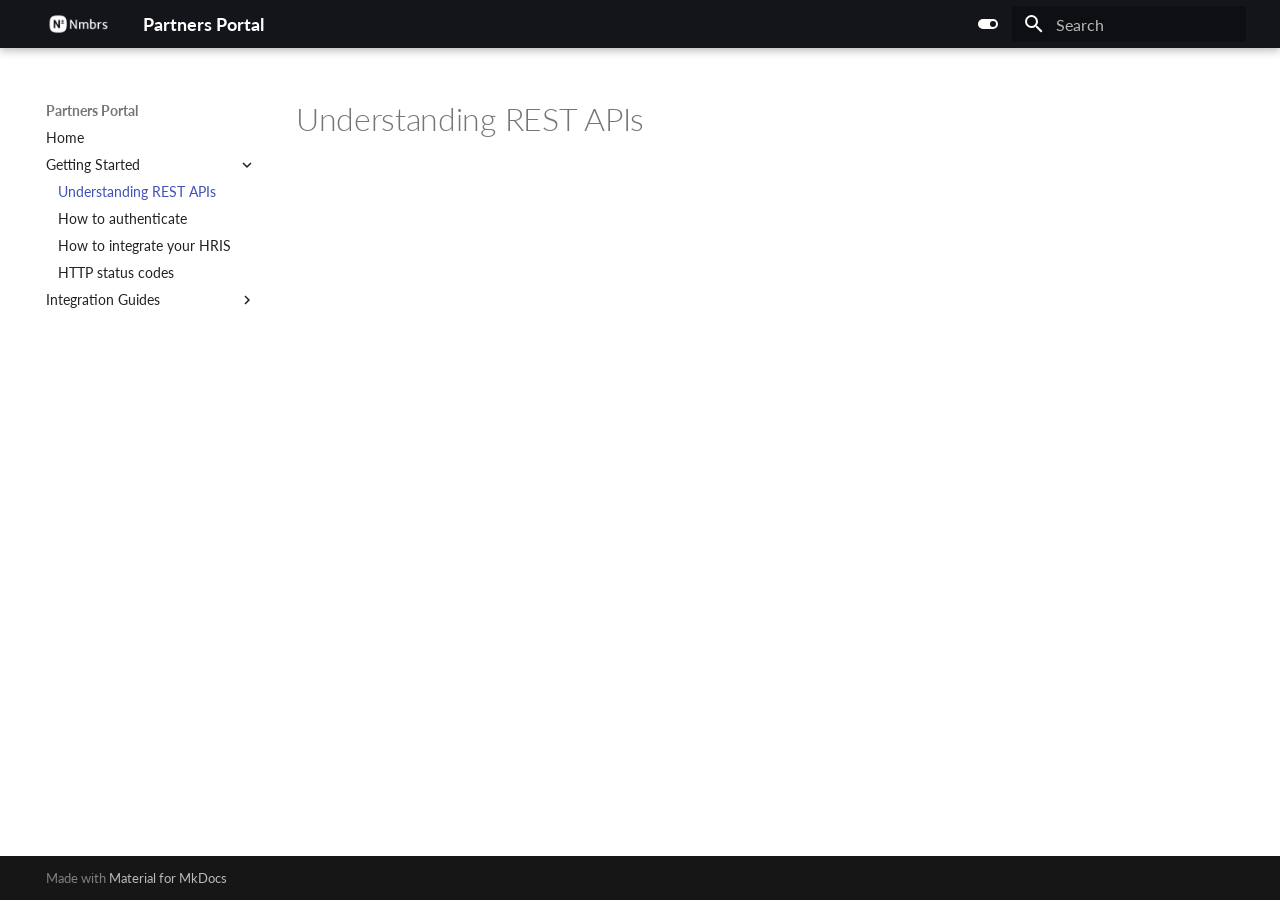
<file: getting-started/understanding-rest-apis/index.html>
<!doctype html>
<html lang="en" class="no-js">
  <head>
    
      <meta charset="utf-8">
      <meta name="viewport" content="width=device-width,initial-scale=1">
      
        <meta name="description" content="Hands-on guide for adding and updating employees with the Nmbrs API">
      
      
      
        <link rel="canonical" href="https://example.com/getting-started/understanding-rest-apis/">
      
      
        <link rel="prev" href="../..">
      
      
        <link rel="next" href="../how-to-authenticate/">
      
      
      <link rel="icon" href="../../assets/images/nmbrs-main-logo-icon-2.webp">
      <meta name="generator" content="mkdocs-1.6.1, mkdocs-material-9.6.20">
    
    
      
        <title>Understanding REST APIs - Partners Portal</title>
      
    
    
      <link rel="stylesheet" href="../../assets/stylesheets/main.e53b48f4.min.css">
      
        
        <link rel="stylesheet" href="../../assets/stylesheets/palette.06af60db.min.css">
      
      


    
    
      
    
    
      
        
        
        <link rel="preconnect" href="https://fonts.gstatic.com" crossorigin>
        <link rel="stylesheet" href="https://fonts.googleapis.com/css?family=Lato:300,300i,400,400i,700,700i%7CRoboto+Mono:400,400i,700,700i&display=fallback">
        <style>:root{--md-text-font:"Lato";--md-code-font:"Roboto Mono"}</style>
      
    
    
      <link rel="stylesheet" href="../../assets/stylesheets/extra.css">
    
    <script>__md_scope=new URL("../..",location),__md_hash=e=>[...e].reduce(((e,_)=>(e<<5)-e+_.charCodeAt(0)),0),__md_get=(e,_=localStorage,t=__md_scope)=>JSON.parse(_.getItem(t.pathname+"."+e)),__md_set=(e,_,t=localStorage,a=__md_scope)=>{try{t.setItem(a.pathname+"."+e,JSON.stringify(_))}catch(e){}}</script>
    
      

    
    
    
  </head>
  
  
    
    
      
    
    
    
    
    <body dir="ltr" data-md-color-scheme="default" data-md-color-primary="black" data-md-color-accent="grey">
  
    
    <input class="md-toggle" data-md-toggle="drawer" type="checkbox" id="__drawer" autocomplete="off">
    <input class="md-toggle" data-md-toggle="search" type="checkbox" id="__search" autocomplete="off">
    <label class="md-overlay" for="__drawer"></label>
    <div data-md-component="skip">
      
    </div>
    <div data-md-component="announce">
      
    </div>
    
    
      

  

<header class="md-header md-header--shadow" data-md-component="header">
  <nav class="md-header__inner md-grid" aria-label="Header">
    <a href="../.." title="Partners Portal" class="md-header__button md-logo" aria-label="Partners Portal" data-md-component="logo">
      
  <img src="../../assets/images/nmbrs.png" alt="logo">

    </a>
    <label class="md-header__button md-icon" for="__drawer">
      
      <svg xmlns="http://www.w3.org/2000/svg" viewBox="0 0 24 24"><path d="M3 6h18v2H3zm0 5h18v2H3zm0 5h18v2H3z"/></svg>
    </label>
    <div class="md-header__title" data-md-component="header-title">
      <div class="md-header__ellipsis">
        <div class="md-header__topic">
          <span class="md-ellipsis">
            Partners Portal
          </span>
        </div>
        <div class="md-header__topic" data-md-component="header-topic">
          <span class="md-ellipsis">
            
              Understanding REST APIs
            
          </span>
        </div>
      </div>
    </div>
    
      
        <form class="md-header__option" data-md-component="palette">
  
    
    
    
    <input class="md-option" data-md-color-media="" data-md-color-scheme="default" data-md-color-primary="black" data-md-color-accent="grey"  aria-label="Switch to dark mode"  type="radio" name="__palette" id="__palette_0">
    
      <label class="md-header__button md-icon" title="Switch to dark mode" for="__palette_1" hidden>
        <svg xmlns="http://www.w3.org/2000/svg" viewBox="0 0 24 24"><path d="M17 7H7a5 5 0 0 0-5 5 5 5 0 0 0 5 5h10a5 5 0 0 0 5-5 5 5 0 0 0-5-5m0 8a3 3 0 0 1-3-3 3 3 0 0 1 3-3 3 3 0 0 1 3 3 3 3 0 0 1-3 3"/></svg>
      </label>
    
  
    
    
    
    <input class="md-option" data-md-color-media="" data-md-color-scheme="slate" data-md-color-primary="black" data-md-color-accent="grey"  aria-label="Switch to light mode"  type="radio" name="__palette" id="__palette_1">
    
      <label class="md-header__button md-icon" title="Switch to light mode" for="__palette_0" hidden>
        <svg xmlns="http://www.w3.org/2000/svg" viewBox="0 0 24 24"><path d="M17 6H7c-3.31 0-6 2.69-6 6s2.69 6 6 6h10c3.31 0 6-2.69 6-6s-2.69-6-6-6m0 10H7c-2.21 0-4-1.79-4-4s1.79-4 4-4h10c2.21 0 4 1.79 4 4s-1.79 4-4 4M7 9c-1.66 0-3 1.34-3 3s1.34 3 3 3 3-1.34 3-3-1.34-3-3-3"/></svg>
      </label>
    
  
</form>
      
    
    
      <script>var palette=__md_get("__palette");if(palette&&palette.color){if("(prefers-color-scheme)"===palette.color.media){var media=matchMedia("(prefers-color-scheme: light)"),input=document.querySelector(media.matches?"[data-md-color-media='(prefers-color-scheme: light)']":"[data-md-color-media='(prefers-color-scheme: dark)']");palette.color.media=input.getAttribute("data-md-color-media"),palette.color.scheme=input.getAttribute("data-md-color-scheme"),palette.color.primary=input.getAttribute("data-md-color-primary"),palette.color.accent=input.getAttribute("data-md-color-accent")}for(var[key,value]of Object.entries(palette.color))document.body.setAttribute("data-md-color-"+key,value)}</script>
    
    
    
      
      
        <label class="md-header__button md-icon" for="__search">
          
          <svg xmlns="http://www.w3.org/2000/svg" viewBox="0 0 24 24"><path d="M9.5 3A6.5 6.5 0 0 1 16 9.5c0 1.61-.59 3.09-1.56 4.23l.27.27h.79l5 5-1.5 1.5-5-5v-.79l-.27-.27A6.52 6.52 0 0 1 9.5 16 6.5 6.5 0 0 1 3 9.5 6.5 6.5 0 0 1 9.5 3m0 2C7 5 5 7 5 9.5S7 14 9.5 14 14 12 14 9.5 12 5 9.5 5"/></svg>
        </label>
        <div class="md-search" data-md-component="search" role="dialog">
  <label class="md-search__overlay" for="__search"></label>
  <div class="md-search__inner" role="search">
    <form class="md-search__form" name="search">
      <input type="text" class="md-search__input" name="query" aria-label="Search" placeholder="Search" autocapitalize="off" autocorrect="off" autocomplete="off" spellcheck="false" data-md-component="search-query" required>
      <label class="md-search__icon md-icon" for="__search">
        
        <svg xmlns="http://www.w3.org/2000/svg" viewBox="0 0 24 24"><path d="M9.5 3A6.5 6.5 0 0 1 16 9.5c0 1.61-.59 3.09-1.56 4.23l.27.27h.79l5 5-1.5 1.5-5-5v-.79l-.27-.27A6.52 6.52 0 0 1 9.5 16 6.5 6.5 0 0 1 3 9.5 6.5 6.5 0 0 1 9.5 3m0 2C7 5 5 7 5 9.5S7 14 9.5 14 14 12 14 9.5 12 5 9.5 5"/></svg>
        
        <svg xmlns="http://www.w3.org/2000/svg" viewBox="0 0 24 24"><path d="M20 11v2H8l5.5 5.5-1.42 1.42L4.16 12l7.92-7.92L13.5 5.5 8 11z"/></svg>
      </label>
      <nav class="md-search__options" aria-label="Search">
        
        <button type="reset" class="md-search__icon md-icon" title="Clear" aria-label="Clear" tabindex="-1">
          
          <svg xmlns="http://www.w3.org/2000/svg" viewBox="0 0 24 24"><path d="M19 6.41 17.59 5 12 10.59 6.41 5 5 6.41 10.59 12 5 17.59 6.41 19 12 13.41 17.59 19 19 17.59 13.41 12z"/></svg>
        </button>
      </nav>
      
        <div class="md-search__suggest" data-md-component="search-suggest"></div>
      
    </form>
    <div class="md-search__output">
      <div class="md-search__scrollwrap" tabindex="0" data-md-scrollfix>
        <div class="md-search-result" data-md-component="search-result">
          <div class="md-search-result__meta">
            Initializing search
          </div>
          <ol class="md-search-result__list" role="presentation"></ol>
        </div>
      </div>
    </div>
  </div>
</div>
      
    
    
  </nav>
  
</header>
    
    <div class="md-container" data-md-component="container">
      
      
        
          
        
      
      <main class="md-main" data-md-component="main">
        <div class="md-main__inner md-grid">
          
            
              
              <div class="md-sidebar md-sidebar--primary" data-md-component="sidebar" data-md-type="navigation" >
                <div class="md-sidebar__scrollwrap">
                  <div class="md-sidebar__inner">
                    



<nav class="md-nav md-nav--primary" aria-label="Navigation" data-md-level="0">
  <label class="md-nav__title" for="__drawer">
    <a href="../.." title="Partners Portal" class="md-nav__button md-logo" aria-label="Partners Portal" data-md-component="logo">
      
  <img src="../../assets/images/nmbrs.png" alt="logo">

    </a>
    Partners Portal
  </label>
  
  <ul class="md-nav__list" data-md-scrollfix>
    
      
      
  
  
  
  
    <li class="md-nav__item">
      <a href="../.." class="md-nav__link">
        
  
  
  <span class="md-ellipsis">
    Home
    
  </span>
  

      </a>
    </li>
  

    
      
      
  
  
    
  
  
  
    
    
    
    
    
    <li class="md-nav__item md-nav__item--active md-nav__item--nested">
      
        
        
        <input class="md-nav__toggle md-toggle " type="checkbox" id="__nav_2" checked>
        
          
          <label class="md-nav__link" for="__nav_2" id="__nav_2_label" tabindex="0">
            
  
  
  <span class="md-ellipsis">
    Getting Started
    
  </span>
  

            <span class="md-nav__icon md-icon"></span>
          </label>
        
        <nav class="md-nav" data-md-level="1" aria-labelledby="__nav_2_label" aria-expanded="true">
          <label class="md-nav__title" for="__nav_2">
            <span class="md-nav__icon md-icon"></span>
            Getting Started
          </label>
          <ul class="md-nav__list" data-md-scrollfix>
            
              
                
  
  
    
  
  
  
    <li class="md-nav__item md-nav__item--active">
      
      <input class="md-nav__toggle md-toggle" type="checkbox" id="__toc">
      
      
      
      <a href="./" class="md-nav__link md-nav__link--active">
        
  
  
  <span class="md-ellipsis">
    Understanding REST APIs
    
  </span>
  

      </a>
      
    </li>
  

              
            
              
                
  
  
  
  
    <li class="md-nav__item">
      <a href="../how-to-authenticate/" class="md-nav__link">
        
  
  
  <span class="md-ellipsis">
    How to authenticate
    
  </span>
  

      </a>
    </li>
  

              
            
              
                
  
  
  
  
    <li class="md-nav__item">
      <a href="../how-to-integrate-your-hris/" class="md-nav__link">
        
  
  
  <span class="md-ellipsis">
    How to integrate your HRIS
    
  </span>
  

      </a>
    </li>
  

              
            
              
                
  
  
  
  
    <li class="md-nav__item">
      <a href="../http-status-codes/" class="md-nav__link">
        
  
  
  <span class="md-ellipsis">
    HTTP status codes
    
  </span>
  

      </a>
    </li>
  

              
            
          </ul>
        </nav>
      
    </li>
  

    
      
      
  
  
  
  
    
    
    
    
    
    <li class="md-nav__item md-nav__item--nested">
      
        
        
        <input class="md-nav__toggle md-toggle " type="checkbox" id="__nav_3" >
        
          
          <label class="md-nav__link" for="__nav_3" id="__nav_3_label" tabindex="0">
            
  
  
  <span class="md-ellipsis">
    Integration Guides
    
  </span>
  

            <span class="md-nav__icon md-icon"></span>
          </label>
        
        <nav class="md-nav" data-md-level="1" aria-labelledby="__nav_3_label" aria-expanded="false">
          <label class="md-nav__title" for="__nav_3">
            <span class="md-nav__icon md-icon"></span>
            Integration Guides
          </label>
          <ul class="md-nav__list" data-md-scrollfix>
            
              
                
  
  
  
  
    <li class="md-nav__item">
      <a href="../../guide/" class="md-nav__link">
        
  
  
  <span class="md-ellipsis">
    Introduction
    
  </span>
  

      </a>
    </li>
  

              
            
              
                
  
  
  
  
    <li class="md-nav__item">
      <a href="../../guide/manage-employees/" class="md-nav__link">
        
  
  
  <span class="md-ellipsis">
    Managing Employees
    
  </span>
  

      </a>
    </li>
  

              
            
          </ul>
        </nav>
      
    </li>
  

    
  </ul>
</nav>
                  </div>
                </div>
              </div>
            
            
              
              <div class="md-sidebar md-sidebar--secondary" data-md-component="sidebar" data-md-type="toc" >
                <div class="md-sidebar__scrollwrap">
                  <div class="md-sidebar__inner">
                    

<nav class="md-nav md-nav--secondary" aria-label="Table of contents">
  
  
  
  
</nav>
                  </div>
                </div>
              </div>
            
          
          
            <div class="md-content" data-md-component="content">
              <article class="md-content__inner md-typeset">
                
                  



  <h1>Understanding REST APIs</h1>














                
              </article>
            </div>
          
          
  <script>var tabs=__md_get("__tabs");if(Array.isArray(tabs))e:for(var set of document.querySelectorAll(".tabbed-set")){var labels=set.querySelector(".tabbed-labels");for(var tab of tabs)for(var label of labels.getElementsByTagName("label"))if(label.innerText.trim()===tab){var input=document.getElementById(label.htmlFor);input.checked=!0;continue e}}</script>

<script>var target=document.getElementById(location.hash.slice(1));target&&target.name&&(target.checked=target.name.startsWith("__tabbed_"))</script>
        </div>
        
      </main>
      
        <footer class="md-footer">
  
  <div class="md-footer-meta md-typeset">
    <div class="md-footer-meta__inner md-grid">
      <div class="md-copyright">
  
  
    Made with
    <a href="https://squidfunk.github.io/mkdocs-material/" target="_blank" rel="noopener">
      Material for MkDocs
    </a>
  
</div>
      
    </div>
  </div>
</footer>
      
    </div>
    <div class="md-dialog" data-md-component="dialog">
      <div class="md-dialog__inner md-typeset"></div>
    </div>
    
    
    
      
      <script id="__config" type="application/json">{"base": "../..", "features": ["content.tabs.link", "content.code.copy", "navigation.instant", "navigation.tracking", "search.suggest", "search.highlight", "toc.follow"], "search": "../../assets/javascripts/workers/search.973d3a69.min.js", "tags": null, "translations": {"clipboard.copied": "Copied to clipboard", "clipboard.copy": "Copy to clipboard", "search.result.more.one": "1 more on this page", "search.result.more.other": "# more on this page", "search.result.none": "No matching documents", "search.result.one": "1 matching document", "search.result.other": "# matching documents", "search.result.placeholder": "Type to start searching", "search.result.term.missing": "Missing", "select.version": "Select version"}, "version": null}</script>
    
    
      <script src="../../assets/javascripts/bundle.f55a23d4.min.js"></script>
      
    
  </body>
</html>
</file>
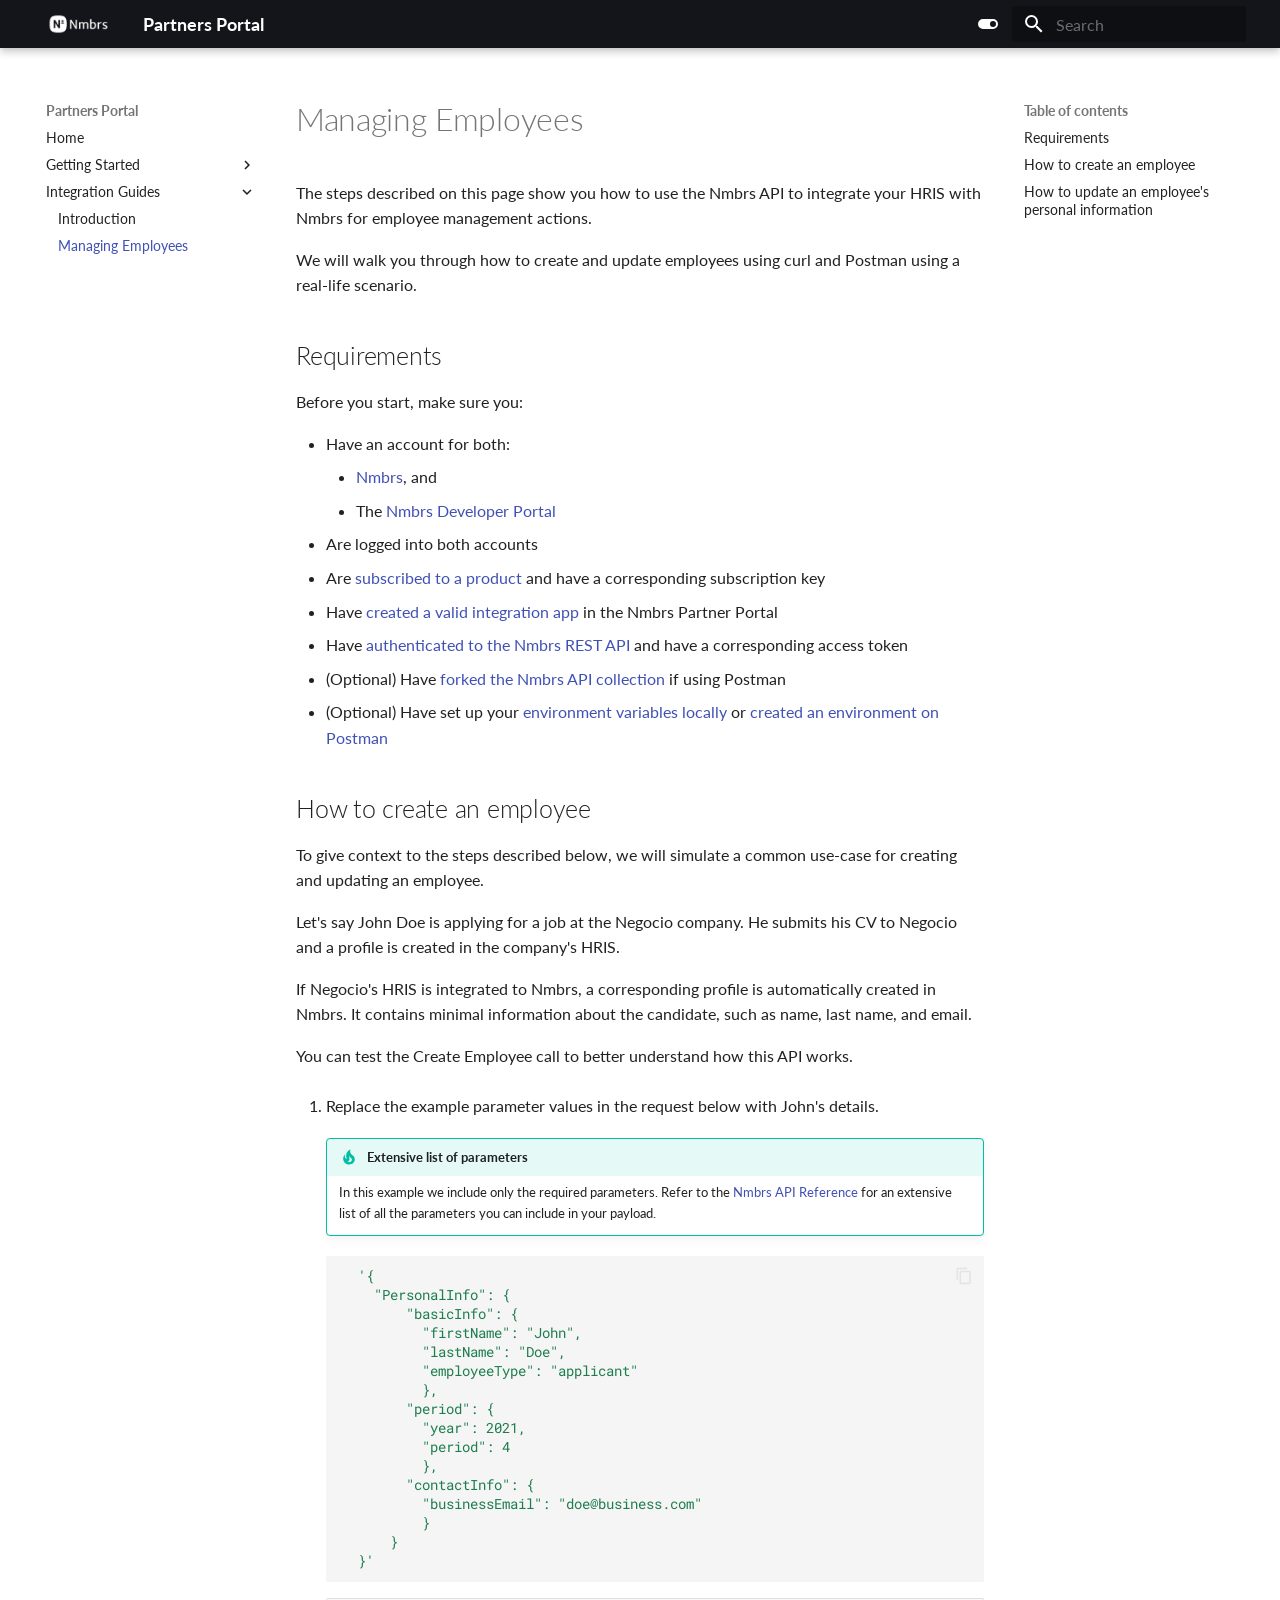
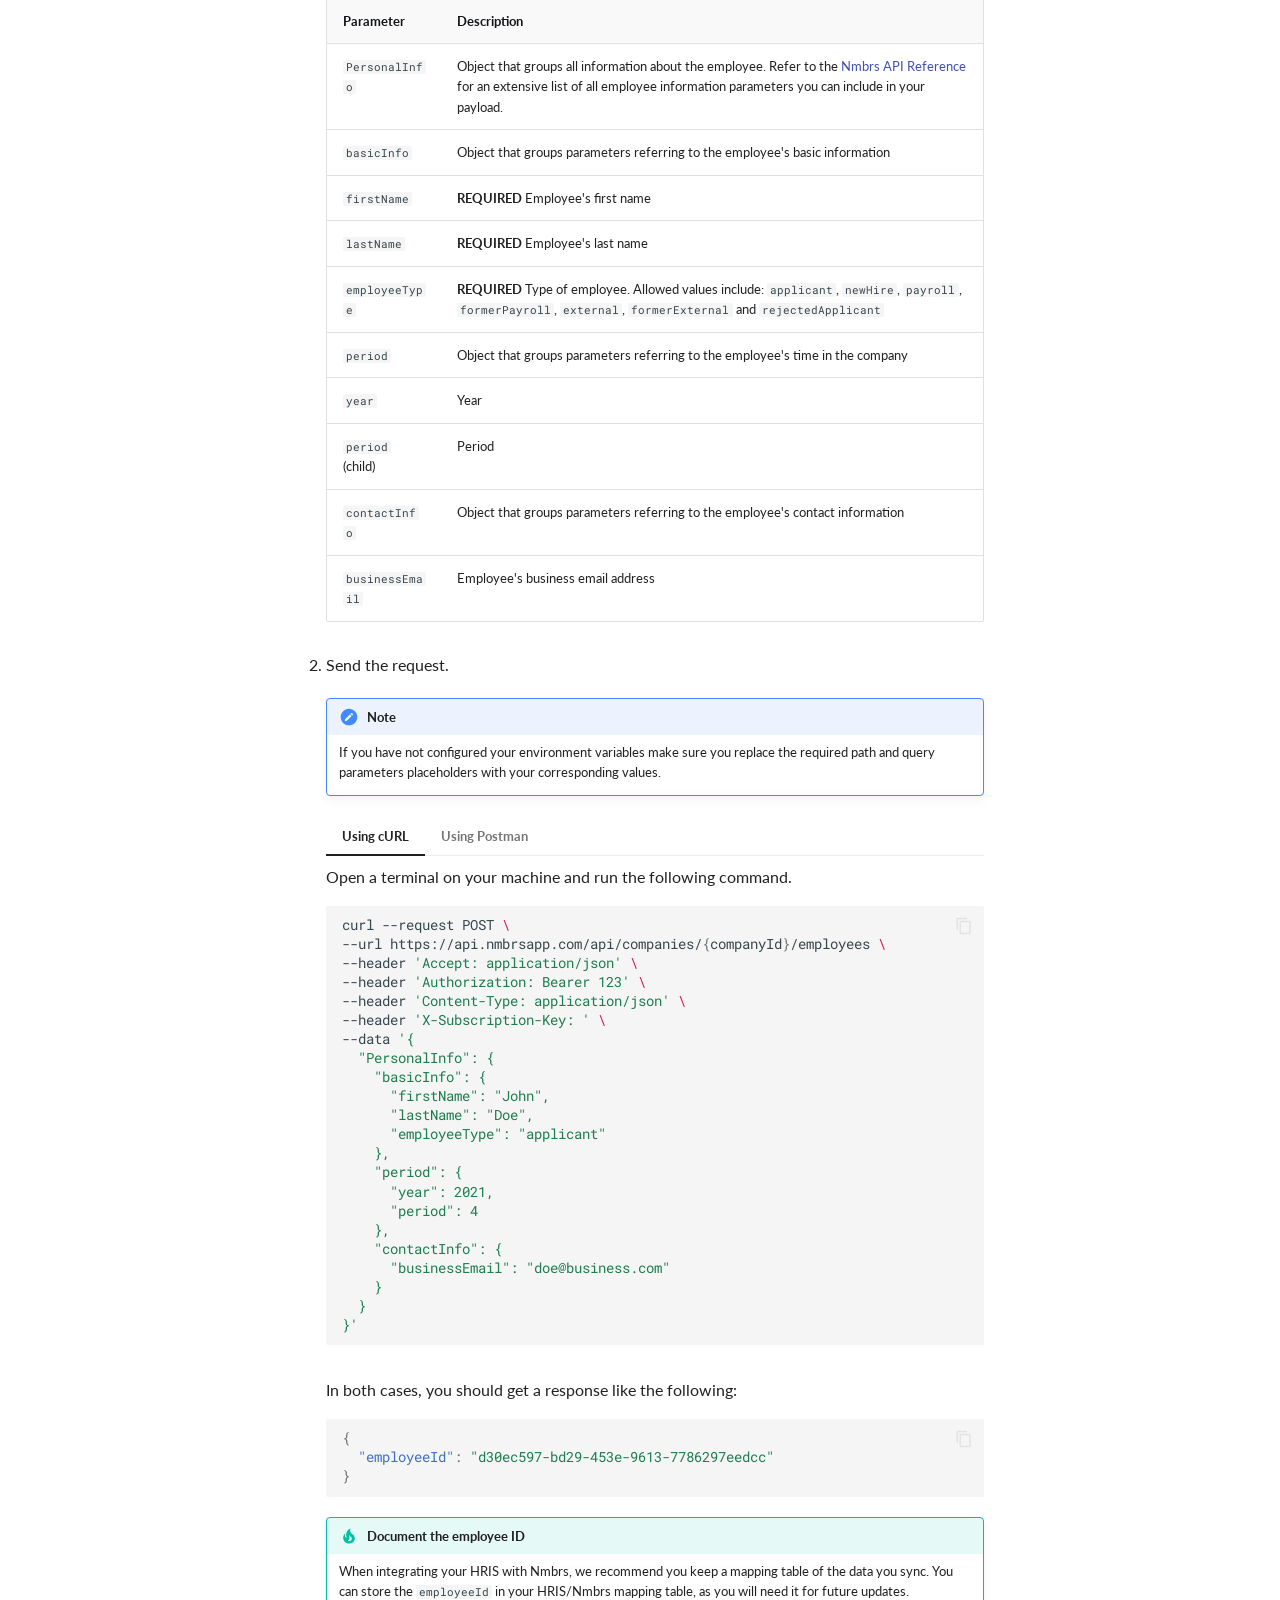
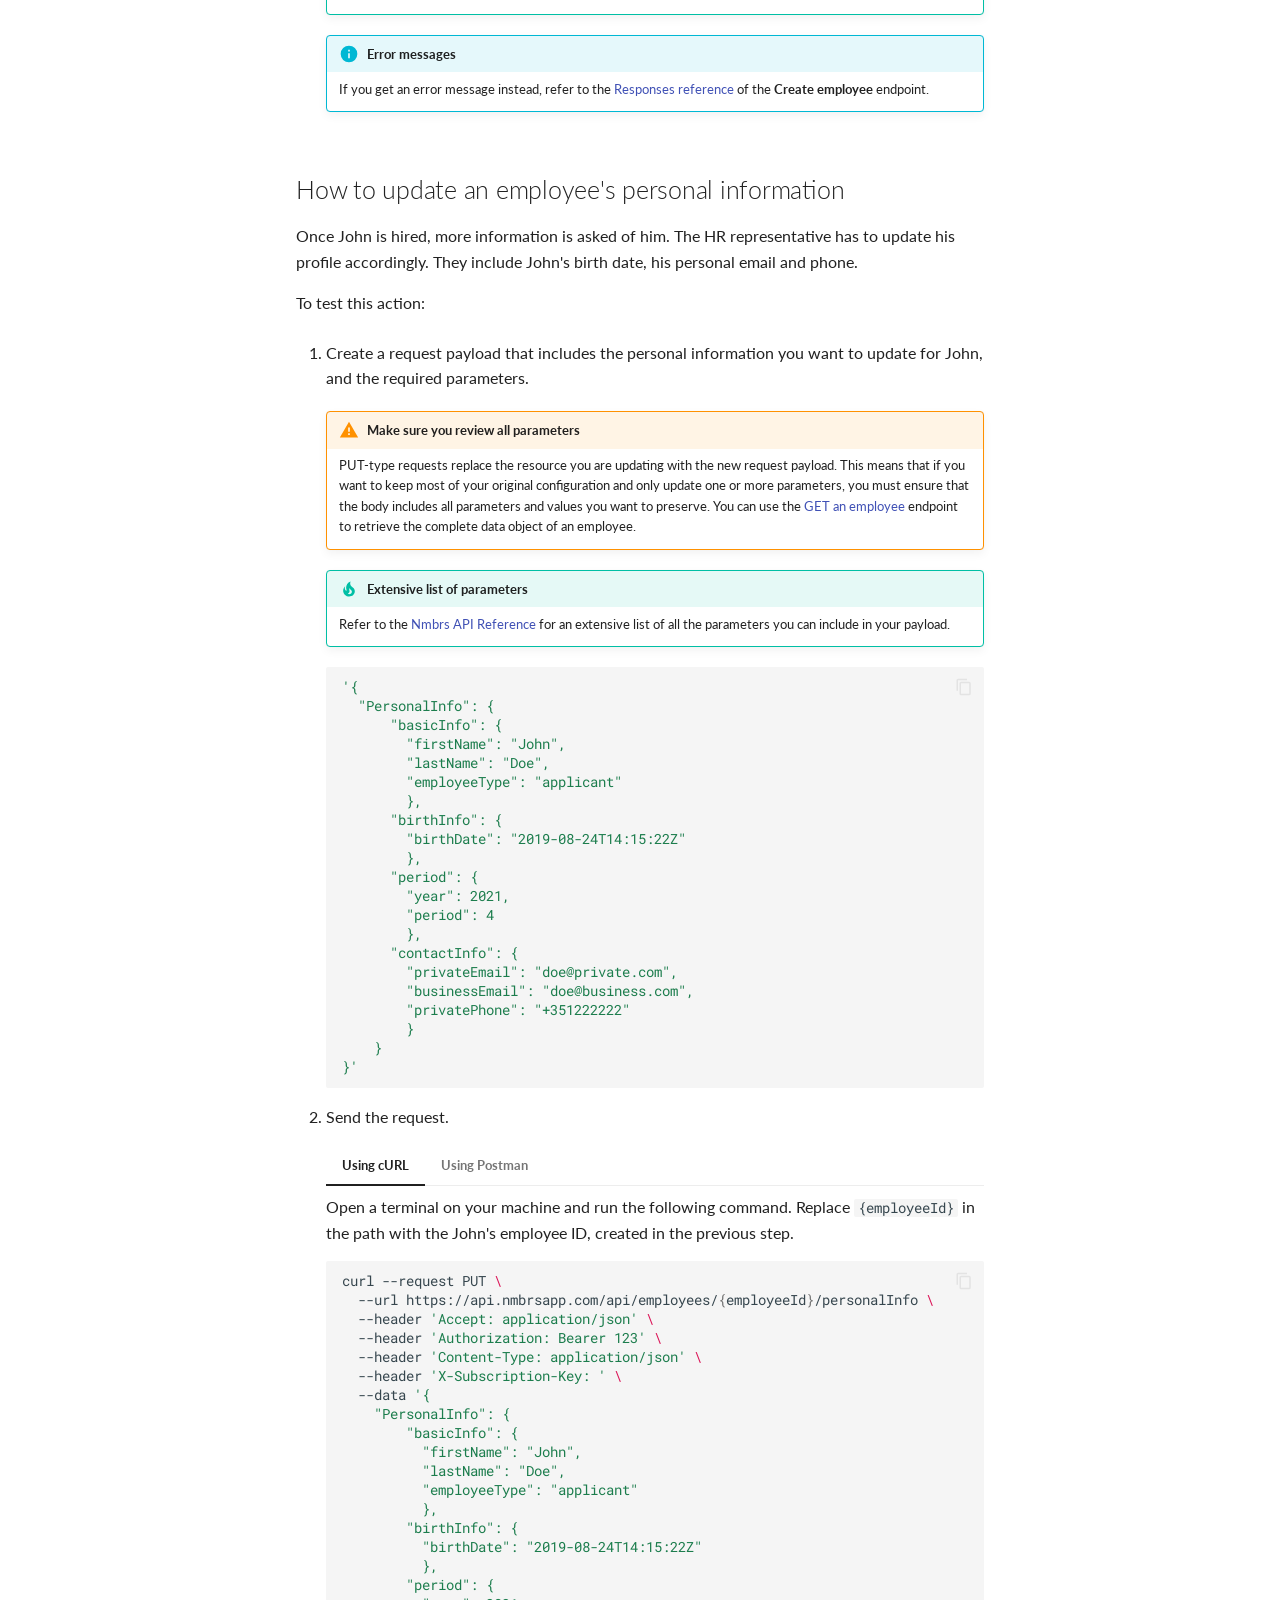
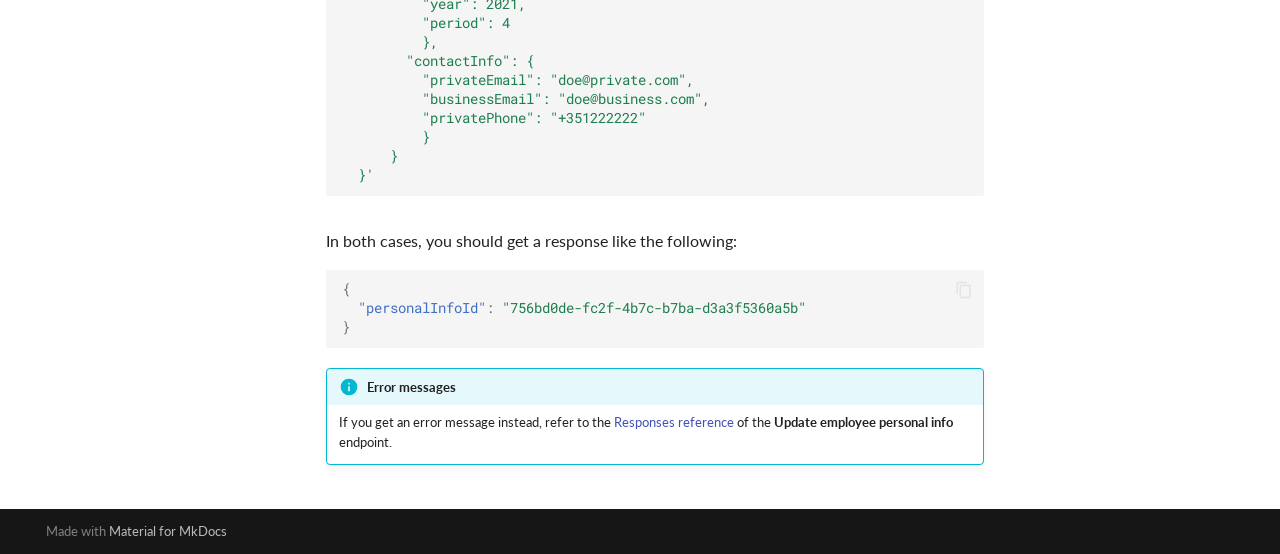
<file: guide/manage-employees/index.html>
<!doctype html>
<html lang="en" class="no-js">
  <head>
    
      <meta charset="utf-8">
      <meta name="viewport" content="width=device-width,initial-scale=1">
      
        <meta name="description" content="Hands-on guide for adding and updating employees with the Nmbrs API">
      
      
      
        <link rel="canonical" href="https://example.com/guide/manage-employees/">
      
      
        <link rel="prev" href="../">
      
      
      
      <link rel="icon" href="../../assets/images/nmbrs-main-logo-icon-2.webp">
      <meta name="generator" content="mkdocs-1.6.1, mkdocs-material-9.6.20">
    
    
      
        <title>How to manage employees with the Nmbrs API - Partners Portal</title>
      
    
    
      <link rel="stylesheet" href="../../assets/stylesheets/main.e53b48f4.min.css">
      
        
        <link rel="stylesheet" href="../../assets/stylesheets/palette.06af60db.min.css">
      
      


    
    
      
    
    
      
        
        
        <link rel="preconnect" href="https://fonts.gstatic.com" crossorigin>
        <link rel="stylesheet" href="https://fonts.googleapis.com/css?family=Lato:300,300i,400,400i,700,700i%7CRoboto+Mono:400,400i,700,700i&display=fallback">
        <style>:root{--md-text-font:"Lato";--md-code-font:"Roboto Mono"}</style>
      
    
    
      <link rel="stylesheet" href="../../assets/stylesheets/extra.css">
    
    <script>__md_scope=new URL("../..",location),__md_hash=e=>[...e].reduce(((e,_)=>(e<<5)-e+_.charCodeAt(0)),0),__md_get=(e,_=localStorage,t=__md_scope)=>JSON.parse(_.getItem(t.pathname+"."+e)),__md_set=(e,_,t=localStorage,a=__md_scope)=>{try{t.setItem(a.pathname+"."+e,JSON.stringify(_))}catch(e){}}</script>
    
      

    
    
    
  </head>
  
  
    
    
      
    
    
    
    
    <body dir="ltr" data-md-color-scheme="default" data-md-color-primary="black" data-md-color-accent="grey">
  
    
    <input class="md-toggle" data-md-toggle="drawer" type="checkbox" id="__drawer" autocomplete="off">
    <input class="md-toggle" data-md-toggle="search" type="checkbox" id="__search" autocomplete="off">
    <label class="md-overlay" for="__drawer"></label>
    <div data-md-component="skip">
      
        
        <a href="#requirements" class="md-skip">
          Skip to content
        </a>
      
    </div>
    <div data-md-component="announce">
      
    </div>
    
    
      

  

<header class="md-header md-header--shadow" data-md-component="header">
  <nav class="md-header__inner md-grid" aria-label="Header">
    <a href="../.." title="Partners Portal" class="md-header__button md-logo" aria-label="Partners Portal" data-md-component="logo">
      
  <img src="../../assets/images/nmbrs.png" alt="logo">

    </a>
    <label class="md-header__button md-icon" for="__drawer">
      
      <svg xmlns="http://www.w3.org/2000/svg" viewBox="0 0 24 24"><path d="M3 6h18v2H3zm0 5h18v2H3zm0 5h18v2H3z"/></svg>
    </label>
    <div class="md-header__title" data-md-component="header-title">
      <div class="md-header__ellipsis">
        <div class="md-header__topic">
          <span class="md-ellipsis">
            Partners Portal
          </span>
        </div>
        <div class="md-header__topic" data-md-component="header-topic">
          <span class="md-ellipsis">
            
              How to manage employees with the Nmbrs API
            
          </span>
        </div>
      </div>
    </div>
    
      
        <form class="md-header__option" data-md-component="palette">
  
    
    
    
    <input class="md-option" data-md-color-media="" data-md-color-scheme="default" data-md-color-primary="black" data-md-color-accent="grey"  aria-label="Switch to dark mode"  type="radio" name="__palette" id="__palette_0">
    
      <label class="md-header__button md-icon" title="Switch to dark mode" for="__palette_1" hidden>
        <svg xmlns="http://www.w3.org/2000/svg" viewBox="0 0 24 24"><path d="M17 7H7a5 5 0 0 0-5 5 5 5 0 0 0 5 5h10a5 5 0 0 0 5-5 5 5 0 0 0-5-5m0 8a3 3 0 0 1-3-3 3 3 0 0 1 3-3 3 3 0 0 1 3 3 3 3 0 0 1-3 3"/></svg>
      </label>
    
  
    
    
    
    <input class="md-option" data-md-color-media="" data-md-color-scheme="slate" data-md-color-primary="black" data-md-color-accent="grey"  aria-label="Switch to light mode"  type="radio" name="__palette" id="__palette_1">
    
      <label class="md-header__button md-icon" title="Switch to light mode" for="__palette_0" hidden>
        <svg xmlns="http://www.w3.org/2000/svg" viewBox="0 0 24 24"><path d="M17 6H7c-3.31 0-6 2.69-6 6s2.69 6 6 6h10c3.31 0 6-2.69 6-6s-2.69-6-6-6m0 10H7c-2.21 0-4-1.79-4-4s1.79-4 4-4h10c2.21 0 4 1.79 4 4s-1.79 4-4 4M7 9c-1.66 0-3 1.34-3 3s1.34 3 3 3 3-1.34 3-3-1.34-3-3-3"/></svg>
      </label>
    
  
</form>
      
    
    
      <script>var palette=__md_get("__palette");if(palette&&palette.color){if("(prefers-color-scheme)"===palette.color.media){var media=matchMedia("(prefers-color-scheme: light)"),input=document.querySelector(media.matches?"[data-md-color-media='(prefers-color-scheme: light)']":"[data-md-color-media='(prefers-color-scheme: dark)']");palette.color.media=input.getAttribute("data-md-color-media"),palette.color.scheme=input.getAttribute("data-md-color-scheme"),palette.color.primary=input.getAttribute("data-md-color-primary"),palette.color.accent=input.getAttribute("data-md-color-accent")}for(var[key,value]of Object.entries(palette.color))document.body.setAttribute("data-md-color-"+key,value)}</script>
    
    
    
      
      
        <label class="md-header__button md-icon" for="__search">
          
          <svg xmlns="http://www.w3.org/2000/svg" viewBox="0 0 24 24"><path d="M9.5 3A6.5 6.5 0 0 1 16 9.5c0 1.61-.59 3.09-1.56 4.23l.27.27h.79l5 5-1.5 1.5-5-5v-.79l-.27-.27A6.52 6.52 0 0 1 9.5 16 6.5 6.5 0 0 1 3 9.5 6.5 6.5 0 0 1 9.5 3m0 2C7 5 5 7 5 9.5S7 14 9.5 14 14 12 14 9.5 12 5 9.5 5"/></svg>
        </label>
        <div class="md-search" data-md-component="search" role="dialog">
  <label class="md-search__overlay" for="__search"></label>
  <div class="md-search__inner" role="search">
    <form class="md-search__form" name="search">
      <input type="text" class="md-search__input" name="query" aria-label="Search" placeholder="Search" autocapitalize="off" autocorrect="off" autocomplete="off" spellcheck="false" data-md-component="search-query" required>
      <label class="md-search__icon md-icon" for="__search">
        
        <svg xmlns="http://www.w3.org/2000/svg" viewBox="0 0 24 24"><path d="M9.5 3A6.5 6.5 0 0 1 16 9.5c0 1.61-.59 3.09-1.56 4.23l.27.27h.79l5 5-1.5 1.5-5-5v-.79l-.27-.27A6.52 6.52 0 0 1 9.5 16 6.5 6.5 0 0 1 3 9.5 6.5 6.5 0 0 1 9.5 3m0 2C7 5 5 7 5 9.5S7 14 9.5 14 14 12 14 9.5 12 5 9.5 5"/></svg>
        
        <svg xmlns="http://www.w3.org/2000/svg" viewBox="0 0 24 24"><path d="M20 11v2H8l5.5 5.5-1.42 1.42L4.16 12l7.92-7.92L13.5 5.5 8 11z"/></svg>
      </label>
      <nav class="md-search__options" aria-label="Search">
        
        <button type="reset" class="md-search__icon md-icon" title="Clear" aria-label="Clear" tabindex="-1">
          
          <svg xmlns="http://www.w3.org/2000/svg" viewBox="0 0 24 24"><path d="M19 6.41 17.59 5 12 10.59 6.41 5 5 6.41 10.59 12 5 17.59 6.41 19 12 13.41 17.59 19 19 17.59 13.41 12z"/></svg>
        </button>
      </nav>
      
        <div class="md-search__suggest" data-md-component="search-suggest"></div>
      
    </form>
    <div class="md-search__output">
      <div class="md-search__scrollwrap" tabindex="0" data-md-scrollfix>
        <div class="md-search-result" data-md-component="search-result">
          <div class="md-search-result__meta">
            Initializing search
          </div>
          <ol class="md-search-result__list" role="presentation"></ol>
        </div>
      </div>
    </div>
  </div>
</div>
      
    
    
  </nav>
  
</header>
    
    <div class="md-container" data-md-component="container">
      
      
        
          
        
      
      <main class="md-main" data-md-component="main">
        <div class="md-main__inner md-grid">
          
            
              
              <div class="md-sidebar md-sidebar--primary" data-md-component="sidebar" data-md-type="navigation" >
                <div class="md-sidebar__scrollwrap">
                  <div class="md-sidebar__inner">
                    



<nav class="md-nav md-nav--primary" aria-label="Navigation" data-md-level="0">
  <label class="md-nav__title" for="__drawer">
    <a href="../.." title="Partners Portal" class="md-nav__button md-logo" aria-label="Partners Portal" data-md-component="logo">
      
  <img src="../../assets/images/nmbrs.png" alt="logo">

    </a>
    Partners Portal
  </label>
  
  <ul class="md-nav__list" data-md-scrollfix>
    
      
      
  
  
  
  
    <li class="md-nav__item">
      <a href="../.." class="md-nav__link">
        
  
  
  <span class="md-ellipsis">
    Home
    
  </span>
  

      </a>
    </li>
  

    
      
      
  
  
  
  
    
    
    
    
    
    <li class="md-nav__item md-nav__item--nested">
      
        
        
        <input class="md-nav__toggle md-toggle " type="checkbox" id="__nav_2" >
        
          
          <label class="md-nav__link" for="__nav_2" id="__nav_2_label" tabindex="0">
            
  
  
  <span class="md-ellipsis">
    Getting Started
    
  </span>
  

            <span class="md-nav__icon md-icon"></span>
          </label>
        
        <nav class="md-nav" data-md-level="1" aria-labelledby="__nav_2_label" aria-expanded="false">
          <label class="md-nav__title" for="__nav_2">
            <span class="md-nav__icon md-icon"></span>
            Getting Started
          </label>
          <ul class="md-nav__list" data-md-scrollfix>
            
              
                
  
  
  
  
    <li class="md-nav__item">
      <a href="../../getting-started/understanding-rest-apis/" class="md-nav__link">
        
  
  
  <span class="md-ellipsis">
    Understanding REST APIs
    
  </span>
  

      </a>
    </li>
  

              
            
              
                
  
  
  
  
    <li class="md-nav__item">
      <a href="../../getting-started/how-to-authenticate/" class="md-nav__link">
        
  
  
  <span class="md-ellipsis">
    How to authenticate
    
  </span>
  

      </a>
    </li>
  

              
            
              
                
  
  
  
  
    <li class="md-nav__item">
      <a href="../../getting-started/how-to-integrate-your-hris/" class="md-nav__link">
        
  
  
  <span class="md-ellipsis">
    How to integrate your HRIS
    
  </span>
  

      </a>
    </li>
  

              
            
              
                
  
  
  
  
    <li class="md-nav__item">
      <a href="../../getting-started/http-status-codes/" class="md-nav__link">
        
  
  
  <span class="md-ellipsis">
    HTTP status codes
    
  </span>
  

      </a>
    </li>
  

              
            
          </ul>
        </nav>
      
    </li>
  

    
      
      
  
  
    
  
  
  
    
    
    
    
    
    <li class="md-nav__item md-nav__item--active md-nav__item--nested">
      
        
        
        <input class="md-nav__toggle md-toggle " type="checkbox" id="__nav_3" checked>
        
          
          <label class="md-nav__link" for="__nav_3" id="__nav_3_label" tabindex="0">
            
  
  
  <span class="md-ellipsis">
    Integration Guides
    
  </span>
  

            <span class="md-nav__icon md-icon"></span>
          </label>
        
        <nav class="md-nav" data-md-level="1" aria-labelledby="__nav_3_label" aria-expanded="true">
          <label class="md-nav__title" for="__nav_3">
            <span class="md-nav__icon md-icon"></span>
            Integration Guides
          </label>
          <ul class="md-nav__list" data-md-scrollfix>
            
              
                
  
  
  
  
    <li class="md-nav__item">
      <a href="../" class="md-nav__link">
        
  
  
  <span class="md-ellipsis">
    Introduction
    
  </span>
  

      </a>
    </li>
  

              
            
              
                
  
  
    
  
  
  
    <li class="md-nav__item md-nav__item--active">
      
      <input class="md-nav__toggle md-toggle" type="checkbox" id="__toc">
      
      
      
        <label class="md-nav__link md-nav__link--active" for="__toc">
          
  
  
  <span class="md-ellipsis">
    Managing Employees
    
  </span>
  

          <span class="md-nav__icon md-icon"></span>
        </label>
      
      <a href="./" class="md-nav__link md-nav__link--active">
        
  
  
  <span class="md-ellipsis">
    Managing Employees
    
  </span>
  

      </a>
      
        

<nav class="md-nav md-nav--secondary" aria-label="Table of contents">
  
  
  
  
    <label class="md-nav__title" for="__toc">
      <span class="md-nav__icon md-icon"></span>
      Table of contents
    </label>
    <ul class="md-nav__list" data-md-component="toc" data-md-scrollfix>
      
        <li class="md-nav__item">
  <a href="#requirements" class="md-nav__link">
    <span class="md-ellipsis">
      Requirements
    </span>
  </a>
  
</li>
      
        <li class="md-nav__item">
  <a href="#how-to-create-an-employee" class="md-nav__link">
    <span class="md-ellipsis">
      How to create an employee
    </span>
  </a>
  
</li>
      
        <li class="md-nav__item">
  <a href="#how-to-update-an-employees-personal-information" class="md-nav__link">
    <span class="md-ellipsis">
      How to update an employee's personal information
    </span>
  </a>
  
</li>
      
    </ul>
  
</nav>
      
    </li>
  

              
            
          </ul>
        </nav>
      
    </li>
  

    
  </ul>
</nav>
                  </div>
                </div>
              </div>
            
            
              
              <div class="md-sidebar md-sidebar--secondary" data-md-component="sidebar" data-md-type="toc" >
                <div class="md-sidebar__scrollwrap">
                  <div class="md-sidebar__inner">
                    

<nav class="md-nav md-nav--secondary" aria-label="Table of contents">
  
  
  
  
    <label class="md-nav__title" for="__toc">
      <span class="md-nav__icon md-icon"></span>
      Table of contents
    </label>
    <ul class="md-nav__list" data-md-component="toc" data-md-scrollfix>
      
        <li class="md-nav__item">
  <a href="#requirements" class="md-nav__link">
    <span class="md-ellipsis">
      Requirements
    </span>
  </a>
  
</li>
      
        <li class="md-nav__item">
  <a href="#how-to-create-an-employee" class="md-nav__link">
    <span class="md-ellipsis">
      How to create an employee
    </span>
  </a>
  
</li>
      
        <li class="md-nav__item">
  <a href="#how-to-update-an-employees-personal-information" class="md-nav__link">
    <span class="md-ellipsis">
      How to update an employee's personal information
    </span>
  </a>
  
</li>
      
    </ul>
  
</nav>
                  </div>
                </div>
              </div>
            
          
          
            <div class="md-content" data-md-component="content">
              <article class="md-content__inner md-typeset">
                
                  



  <h1>Managing Employees</h1>

<p>The steps described on this page show you how to use the Nmbrs API to integrate your HRIS with Nmbrs for employee management actions. </p>
<p>We will walk you through how to create and update employees using curl and Postman using a real-life scenario. </p>
<h2 id="requirements">Requirements<a class="headerlink" href="#requirements" title="Link to this heading">#</a></h2>
<p>Before you start, make sure you:</p>
<ul>
<li>Have an account for both:<ul>
<li><a href="https://developer.nmbrs.com/docs/create-nmbrs-account">Nmbrs</a>, and</li>
<li>The <a href="https://developer.nmbrs.com/signin">Nmbrs Developer Portal</a></li>
</ul>
</li>
<li>Are logged into both accounts</li>
<li>Are <a href="https://developer.nmbrs.com/products">subscribed to a product</a> and have a corresponding subscription key</li>
<li>Have <a href="https://partner-portal.nmbrs.com/integrations">created a valid integration app</a> in the Nmbrs Partner Portal </li>
<li>Have <a href="https://nmbrs.stoplight.io/docs/nmbrs-restapi/e9e0f5292b4a1-authentication">authenticated to the Nmbrs REST API</a> and have a corresponding access token</li>
<li>(Optional) Have <a href="https://nmbrs.stoplight.io/docs/nmbrs-restapi/9c14f1c024642-getting-started#how-to-fork-a-collection">forked the Nmbrs API collection</a> if using Postman</li>
<li>(Optional) Have set up your <a href="https://www.freecodecamp.org/news/how-to-set-an-environment-variable-in-linux/">environment variables locally</a> or <a href="https://learning.postman.com/docs/sending-requests/variables/environment-variables/">created an environment on Postman</a></li>
</ul>
<h2 id="how-to-create-an-employee">How to create an employee<a class="headerlink" href="#how-to-create-an-employee" title="Link to this heading">#</a></h2>
<p>To give context to the steps described below, we will simulate a common use-case for creating and updating an employee.</p>
<p>Let's say John Doe is applying for a job at the Negocio company. He submits his CV to Negocio and a profile is created in the company's HRIS. </p>
<p>If Negocio's HRIS is integrated to Nmbrs, a corresponding profile is automatically created in Nmbrs. It contains minimal information about the candidate, such as name, last name, and email. </p>
<p>You can test the Create Employee call to better understand how this API works.</p>
<ol>
<li>
<p>Replace the example parameter values in the request below with John's details. </p>
<div class="admonition tip">
<p class="admonition-title">Extensive list of parameters</p>
<p>In this example we include only the required parameters. Refer to the <a href="https://nmbrs.stoplight.io/docs/nmbrs-restapi/13c6a8d9c7190-create-employee#request-body">Nmbrs API Reference</a> for an extensive list of all the parameters you can include in your payload.</p>
</div>
<div class="highlight"><pre><span></span><code><a id="__codelineno-0-1" name="__codelineno-0-1" href="#__codelineno-0-1"></a><span class="w">  </span><span class="s1">&#39;{</span>
<a id="__codelineno-0-2" name="__codelineno-0-2" href="#__codelineno-0-2"></a><span class="s1">    &quot;PersonalInfo&quot;: {</span>
<a id="__codelineno-0-3" name="__codelineno-0-3" href="#__codelineno-0-3"></a><span class="s1">        &quot;basicInfo&quot;: {</span>
<a id="__codelineno-0-4" name="__codelineno-0-4" href="#__codelineno-0-4"></a><span class="s1">          &quot;firstName&quot;: &quot;John&quot;,</span>
<a id="__codelineno-0-5" name="__codelineno-0-5" href="#__codelineno-0-5"></a><span class="s1">          &quot;lastName&quot;: &quot;Doe&quot;,</span>
<a id="__codelineno-0-6" name="__codelineno-0-6" href="#__codelineno-0-6"></a><span class="s1">          &quot;employeeType&quot;: &quot;applicant&quot;</span>
<a id="__codelineno-0-7" name="__codelineno-0-7" href="#__codelineno-0-7"></a><span class="s1">          },</span>
<a id="__codelineno-0-8" name="__codelineno-0-8" href="#__codelineno-0-8"></a><span class="s1">        &quot;period&quot;: {</span>
<a id="__codelineno-0-9" name="__codelineno-0-9" href="#__codelineno-0-9"></a><span class="s1">          &quot;year&quot;: 2021,</span>
<a id="__codelineno-0-10" name="__codelineno-0-10" href="#__codelineno-0-10"></a><span class="s1">          &quot;period&quot;: 4</span>
<a id="__codelineno-0-11" name="__codelineno-0-11" href="#__codelineno-0-11"></a><span class="s1">          },</span>
<a id="__codelineno-0-12" name="__codelineno-0-12" href="#__codelineno-0-12"></a><span class="s1">        &quot;contactInfo&quot;: {</span>
<a id="__codelineno-0-13" name="__codelineno-0-13" href="#__codelineno-0-13"></a><span class="s1">          &quot;businessEmail&quot;: &quot;doe@business.com&quot;</span>
<a id="__codelineno-0-14" name="__codelineno-0-14" href="#__codelineno-0-14"></a><span class="s1">          }</span>
<a id="__codelineno-0-15" name="__codelineno-0-15" href="#__codelineno-0-15"></a><span class="s1">      }</span>
<a id="__codelineno-0-16" name="__codelineno-0-16" href="#__codelineno-0-16"></a><span class="s1">  }&#39;</span>
</code></pre></div>
<table>
<thead>
<tr>
<th>Parameter</th>
<th>Description</th>
</tr>
</thead>
<tbody>
<tr>
<td><code>PersonalInfo</code></td>
<td>Object that groups all information about the employee. Refer to the <a href="https://nmbrs.stoplight.io/docs/nmbrs-restapi/13c6a8d9c7190-create-employee#request-body">Nmbrs API Reference</a> for an extensive list of all employee information parameters you can include in your payload.</td>
</tr>
<tr>
<td><code>basicInfo</code></td>
<td>Object that groups parameters referring to the employee's basic information</td>
</tr>
<tr>
<td><code>firstName</code></td>
<td><strong>REQUIRED</strong> Employee's first name</td>
</tr>
<tr>
<td><code>lastName</code></td>
<td><strong>REQUIRED</strong> Employee's last name</td>
</tr>
<tr>
<td><code>employeeType</code></td>
<td><strong>REQUIRED</strong>  Type of employee. Allowed values include: <code>applicant</code>, <code>newHire</code>, <code>payroll</code>, <code>formerPayroll</code>, <code>external</code>, <code>formerExternal</code> and <code>rejectedApplicant</code></td>
</tr>
<tr>
<td><code>period</code></td>
<td>Object that groups parameters referring to the employee's time in the company</td>
</tr>
<tr>
<td><code>year</code></td>
<td>Year</td>
</tr>
<tr>
<td><code>period</code> (child)</td>
<td>Period</td>
</tr>
<tr>
<td><code>contactInfo</code></td>
<td>Object that groups parameters referring to the employee's contact information</td>
</tr>
<tr>
<td><code>businessEmail</code></td>
<td>Employee's business email address</td>
</tr>
</tbody>
</table>
</li>
<li>
<p>Send the request.</p>
<div class="admonition note">
<p class="admonition-title">Note</p>
<p>If you have not configured your environment variables make sure you replace the required path and query parameters placeholders with your corresponding values.</p>
</div>
<div class="tabbed-set tabbed-alternate" data-tabs="1:2"><input checked="checked" id="__tabbed_1_1" name="__tabbed_1" type="radio" /><input id="__tabbed_1_2" name="__tabbed_1" type="radio" /><div class="tabbed-labels"><label for="__tabbed_1_1">Using cURL</label><label for="__tabbed_1_2">Using Postman</label></div>
<div class="tabbed-content">
<div class="tabbed-block">
<p>Open a terminal on your machine and run the following command.</p>
<div class="highlight"><pre><span></span><code><a id="__codelineno-1-1" name="__codelineno-1-1" href="#__codelineno-1-1"></a>curl<span class="w"> </span>--request<span class="w"> </span>POST<span class="w"> </span><span class="se">\</span>
<a id="__codelineno-1-2" name="__codelineno-1-2" href="#__codelineno-1-2"></a>--url<span class="w"> </span>https://api.nmbrsapp.com/api/companies/<span class="o">{</span>companyId<span class="o">}</span>/employees<span class="w"> </span><span class="se">\</span>
<a id="__codelineno-1-3" name="__codelineno-1-3" href="#__codelineno-1-3"></a>--header<span class="w"> </span><span class="s1">&#39;Accept: application/json&#39;</span><span class="w"> </span><span class="se">\</span>
<a id="__codelineno-1-4" name="__codelineno-1-4" href="#__codelineno-1-4"></a>--header<span class="w"> </span><span class="s1">&#39;Authorization: Bearer 123&#39;</span><span class="w"> </span><span class="se">\</span>
<a id="__codelineno-1-5" name="__codelineno-1-5" href="#__codelineno-1-5"></a>--header<span class="w"> </span><span class="s1">&#39;Content-Type: application/json&#39;</span><span class="w"> </span><span class="se">\</span>
<a id="__codelineno-1-6" name="__codelineno-1-6" href="#__codelineno-1-6"></a>--header<span class="w"> </span><span class="s1">&#39;X-Subscription-Key: &#39;</span><span class="w"> </span><span class="se">\</span>
<a id="__codelineno-1-7" name="__codelineno-1-7" href="#__codelineno-1-7"></a>--data<span class="w"> </span><span class="s1">&#39;{</span>
<a id="__codelineno-1-8" name="__codelineno-1-8" href="#__codelineno-1-8"></a><span class="s1">  &quot;PersonalInfo&quot;: {</span>
<a id="__codelineno-1-9" name="__codelineno-1-9" href="#__codelineno-1-9"></a><span class="s1">    &quot;basicInfo&quot;: {</span>
<a id="__codelineno-1-10" name="__codelineno-1-10" href="#__codelineno-1-10"></a><span class="s1">      &quot;firstName&quot;: &quot;John&quot;,</span>
<a id="__codelineno-1-11" name="__codelineno-1-11" href="#__codelineno-1-11"></a><span class="s1">      &quot;lastName&quot;: &quot;Doe&quot;,</span>
<a id="__codelineno-1-12" name="__codelineno-1-12" href="#__codelineno-1-12"></a><span class="s1">      &quot;employeeType&quot;: &quot;applicant&quot;</span>
<a id="__codelineno-1-13" name="__codelineno-1-13" href="#__codelineno-1-13"></a><span class="s1">    },</span>
<a id="__codelineno-1-14" name="__codelineno-1-14" href="#__codelineno-1-14"></a><span class="s1">    &quot;period&quot;: {</span>
<a id="__codelineno-1-15" name="__codelineno-1-15" href="#__codelineno-1-15"></a><span class="s1">      &quot;year&quot;: 2021,</span>
<a id="__codelineno-1-16" name="__codelineno-1-16" href="#__codelineno-1-16"></a><span class="s1">      &quot;period&quot;: 4</span>
<a id="__codelineno-1-17" name="__codelineno-1-17" href="#__codelineno-1-17"></a><span class="s1">    },</span>
<a id="__codelineno-1-18" name="__codelineno-1-18" href="#__codelineno-1-18"></a><span class="s1">    &quot;contactInfo&quot;: {</span>
<a id="__codelineno-1-19" name="__codelineno-1-19" href="#__codelineno-1-19"></a><span class="s1">      &quot;businessEmail&quot;: &quot;doe@business.com&quot;</span>
<a id="__codelineno-1-20" name="__codelineno-1-20" href="#__codelineno-1-20"></a><span class="s1">    }</span>
<a id="__codelineno-1-21" name="__codelineno-1-21" href="#__codelineno-1-21"></a><span class="s1">  }</span>
<a id="__codelineno-1-22" name="__codelineno-1-22" href="#__codelineno-1-22"></a><span class="s1">}&#39;</span>
</code></pre></div>
</div>
<div class="tabbed-block">
<ol>
<li>Go to the <strong>Collections</strong> tab.
<img alt="Screenshot of the Postman Collections sidebar showing the Nmbrs Public REST API collection collapsed, with an expand arrow beside it." src="../assets/nmbrs-postman-collection.png" /></li>
<li>Expand the <strong>Nmbrs Public REST API</strong> dropdown.</li>
<li>Expand the <strong>Employees</strong> folder and click on the <strong>Create employee</strong> endpoint. The endpoint overview appears.
<img alt="Screenshot of the Nmbrs REST API Create Employee endpoint in Postman, showing a POST request to /api/companies/:companyId/employees with path variable companyId required." src="../assets/nmbrs-postman-create-employee.png" /></li>
<li>Review the <strong>Param</strong> tab to ensure your path and query parameters are correctly filled out.</li>
<li>Enter the request body you completed in the previous step in the <strong>Body</strong> tab. </li>
<li>Click <strong>Send</strong>.</li>
</ol>
</div>
</div>
</div>
<p>In both cases, you should get a response like the following:</p>
<div class="highlight"><pre><span></span><code><a id="__codelineno-2-1" name="__codelineno-2-1" href="#__codelineno-2-1"></a><span class="p">{</span>
<a id="__codelineno-2-2" name="__codelineno-2-2" href="#__codelineno-2-2"></a><span class="w">  </span><span class="nt">&quot;employeeId&quot;</span><span class="p">:</span><span class="w"> </span><span class="s2">&quot;d30ec597-bd29-453e-9613-7786297eedcc&quot;</span>
<a id="__codelineno-2-3" name="__codelineno-2-3" href="#__codelineno-2-3"></a><span class="p">}</span>
</code></pre></div>
<div class="admonition tip">
<p class="admonition-title">Document the employee ID</p>
<p>When integrating your HRIS with Nmbrs, we recommend you keep a mapping table of the data you sync. You can store the <code>employeeId</code> in your HRIS/Nmbrs mapping table, as you will need it for future updates.</p>
</div>
<div class="admonition info">
<p class="admonition-title">Error messages</p>
<p>If you get an error message instead, refer to the <a href="https://nmbrs.stoplight.io/docs/nmbrs-restapi/13c6a8d9c7190-create-employee#responses">Responses reference</a> of the <strong>Create employee</strong> endpoint.</p>
</div>
</li>
</ol>
<h2 id="how-to-update-an-employees-personal-information">How to update an employee's personal information<a class="headerlink" href="#how-to-update-an-employees-personal-information" title="Link to this heading">#</a></h2>
<p>Once John is hired, more information is asked of him. The HR representative has to update his profile accordingly. They include John's birth date, his personal email and phone. </p>
<p>To test this action:</p>
<ol>
<li>
<p>Create a request payload that includes the personal information you want to update for John, and the required parameters. </p>
<div class="admonition warning">
<p class="admonition-title">Make sure you review all parameters</p>
<p>PUT-type requests replace the resource you are updating with the new request payload. This means that if you want to keep most of your original configuration and only update one or more parameters, you must ensure that the body includes all parameters and values you want to preserve. You can use the <a href="https://nmbrs.stoplight.io/docs/nmbrs-restapi/eea078fe0d752-get-an-employee">GET an employee</a> endpoint to retrieve the complete data object of an employee. </p>
</div>
<div class="admonition tip">
<p class="admonition-title">Extensive list of parameters</p>
<p>Refer to the <a href="https://nmbrs.stoplight.io/docs/nmbrs-restapi/13c6a8d9c7190-create-employee#request-body">Nmbrs API Reference</a> for an extensive list of all the parameters you can include in your payload.</p>
</div>
<div class="highlight"><pre><span></span><code><a id="__codelineno-3-1" name="__codelineno-3-1" href="#__codelineno-3-1"></a><span class="s1">&#39;{</span>
<a id="__codelineno-3-2" name="__codelineno-3-2" href="#__codelineno-3-2"></a><span class="s1">  &quot;PersonalInfo&quot;: {</span>
<a id="__codelineno-3-3" name="__codelineno-3-3" href="#__codelineno-3-3"></a><span class="s1">      &quot;basicInfo&quot;: {</span>
<a id="__codelineno-3-4" name="__codelineno-3-4" href="#__codelineno-3-4"></a><span class="s1">        &quot;firstName&quot;: &quot;John&quot;,</span>
<a id="__codelineno-3-5" name="__codelineno-3-5" href="#__codelineno-3-5"></a><span class="s1">        &quot;lastName&quot;: &quot;Doe&quot;,</span>
<a id="__codelineno-3-6" name="__codelineno-3-6" href="#__codelineno-3-6"></a><span class="s1">        &quot;employeeType&quot;: &quot;applicant&quot;</span>
<a id="__codelineno-3-7" name="__codelineno-3-7" href="#__codelineno-3-7"></a><span class="s1">        },</span>
<a id="__codelineno-3-8" name="__codelineno-3-8" href="#__codelineno-3-8"></a><span class="s1">      &quot;birthInfo&quot;: {</span>
<a id="__codelineno-3-9" name="__codelineno-3-9" href="#__codelineno-3-9"></a><span class="s1">        &quot;birthDate&quot;: &quot;2019-08-24T14:15:22Z&quot;</span>
<a id="__codelineno-3-10" name="__codelineno-3-10" href="#__codelineno-3-10"></a><span class="s1">        },</span>
<a id="__codelineno-3-11" name="__codelineno-3-11" href="#__codelineno-3-11"></a><span class="s1">      &quot;period&quot;: {</span>
<a id="__codelineno-3-12" name="__codelineno-3-12" href="#__codelineno-3-12"></a><span class="s1">        &quot;year&quot;: 2021,</span>
<a id="__codelineno-3-13" name="__codelineno-3-13" href="#__codelineno-3-13"></a><span class="s1">        &quot;period&quot;: 4</span>
<a id="__codelineno-3-14" name="__codelineno-3-14" href="#__codelineno-3-14"></a><span class="s1">        },</span>
<a id="__codelineno-3-15" name="__codelineno-3-15" href="#__codelineno-3-15"></a><span class="s1">      &quot;contactInfo&quot;: {</span>
<a id="__codelineno-3-16" name="__codelineno-3-16" href="#__codelineno-3-16"></a><span class="s1">        &quot;privateEmail&quot;: &quot;doe@private.com&quot;,</span>
<a id="__codelineno-3-17" name="__codelineno-3-17" href="#__codelineno-3-17"></a><span class="s1">        &quot;businessEmail&quot;: &quot;doe@business.com&quot;,</span>
<a id="__codelineno-3-18" name="__codelineno-3-18" href="#__codelineno-3-18"></a><span class="s1">        &quot;privatePhone&quot;: &quot;+351222222&quot;</span>
<a id="__codelineno-3-19" name="__codelineno-3-19" href="#__codelineno-3-19"></a><span class="s1">        }</span>
<a id="__codelineno-3-20" name="__codelineno-3-20" href="#__codelineno-3-20"></a><span class="s1">    }</span>
<a id="__codelineno-3-21" name="__codelineno-3-21" href="#__codelineno-3-21"></a><span class="s1">}&#39;</span>
</code></pre></div>
</li>
<li>
<p>Send the request.</p>
<div class="tabbed-set tabbed-alternate" data-tabs="2:2"><input checked="checked" id="__tabbed_2_1" name="__tabbed_2" type="radio" /><input id="__tabbed_2_2" name="__tabbed_2" type="radio" /><div class="tabbed-labels"><label for="__tabbed_2_1">Using cURL</label><label for="__tabbed_2_2">Using Postman</label></div>
<div class="tabbed-content">
<div class="tabbed-block">
<p>Open a terminal on your machine and run the following command. Replace <code>{employeeId}</code> in the path with the John's employee ID, created in the previous step.</p>
<div class="highlight"><pre><span></span><code><a id="__codelineno-4-1" name="__codelineno-4-1" href="#__codelineno-4-1"></a>curl<span class="w"> </span>--request<span class="w"> </span>PUT<span class="w"> </span><span class="se">\</span>
<a id="__codelineno-4-2" name="__codelineno-4-2" href="#__codelineno-4-2"></a><span class="w">  </span>--url<span class="w"> </span>https://api.nmbrsapp.com/api/employees/<span class="o">{</span>employeeId<span class="o">}</span>/personalInfo<span class="w"> </span><span class="se">\</span>
<a id="__codelineno-4-3" name="__codelineno-4-3" href="#__codelineno-4-3"></a><span class="w">  </span>--header<span class="w"> </span><span class="s1">&#39;Accept: application/json&#39;</span><span class="w"> </span><span class="se">\</span>
<a id="__codelineno-4-4" name="__codelineno-4-4" href="#__codelineno-4-4"></a><span class="w">  </span>--header<span class="w"> </span><span class="s1">&#39;Authorization: Bearer 123&#39;</span><span class="w"> </span><span class="se">\</span>
<a id="__codelineno-4-5" name="__codelineno-4-5" href="#__codelineno-4-5"></a><span class="w">  </span>--header<span class="w"> </span><span class="s1">&#39;Content-Type: application/json&#39;</span><span class="w"> </span><span class="se">\</span>
<a id="__codelineno-4-6" name="__codelineno-4-6" href="#__codelineno-4-6"></a><span class="w">  </span>--header<span class="w"> </span><span class="s1">&#39;X-Subscription-Key: &#39;</span><span class="w"> </span><span class="se">\</span>
<a id="__codelineno-4-7" name="__codelineno-4-7" href="#__codelineno-4-7"></a><span class="w">  </span>--data<span class="w"> </span><span class="s1">&#39;{</span>
<a id="__codelineno-4-8" name="__codelineno-4-8" href="#__codelineno-4-8"></a><span class="s1">    &quot;PersonalInfo&quot;: {</span>
<a id="__codelineno-4-9" name="__codelineno-4-9" href="#__codelineno-4-9"></a><span class="s1">        &quot;basicInfo&quot;: {</span>
<a id="__codelineno-4-10" name="__codelineno-4-10" href="#__codelineno-4-10"></a><span class="s1">          &quot;firstName&quot;: &quot;John&quot;,</span>
<a id="__codelineno-4-11" name="__codelineno-4-11" href="#__codelineno-4-11"></a><span class="s1">          &quot;lastName&quot;: &quot;Doe&quot;,</span>
<a id="__codelineno-4-12" name="__codelineno-4-12" href="#__codelineno-4-12"></a><span class="s1">          &quot;employeeType&quot;: &quot;applicant&quot;</span>
<a id="__codelineno-4-13" name="__codelineno-4-13" href="#__codelineno-4-13"></a><span class="s1">          },</span>
<a id="__codelineno-4-14" name="__codelineno-4-14" href="#__codelineno-4-14"></a><span class="s1">        &quot;birthInfo&quot;: {</span>
<a id="__codelineno-4-15" name="__codelineno-4-15" href="#__codelineno-4-15"></a><span class="s1">          &quot;birthDate&quot;: &quot;2019-08-24T14:15:22Z&quot;</span>
<a id="__codelineno-4-16" name="__codelineno-4-16" href="#__codelineno-4-16"></a><span class="s1">          },</span>
<a id="__codelineno-4-17" name="__codelineno-4-17" href="#__codelineno-4-17"></a><span class="s1">        &quot;period&quot;: {</span>
<a id="__codelineno-4-18" name="__codelineno-4-18" href="#__codelineno-4-18"></a><span class="s1">          &quot;year&quot;: 2021,</span>
<a id="__codelineno-4-19" name="__codelineno-4-19" href="#__codelineno-4-19"></a><span class="s1">          &quot;period&quot;: 4</span>
<a id="__codelineno-4-20" name="__codelineno-4-20" href="#__codelineno-4-20"></a><span class="s1">          },</span>
<a id="__codelineno-4-21" name="__codelineno-4-21" href="#__codelineno-4-21"></a><span class="s1">        &quot;contactInfo&quot;: {</span>
<a id="__codelineno-4-22" name="__codelineno-4-22" href="#__codelineno-4-22"></a><span class="s1">          &quot;privateEmail&quot;: &quot;doe@private.com&quot;,</span>
<a id="__codelineno-4-23" name="__codelineno-4-23" href="#__codelineno-4-23"></a><span class="s1">          &quot;businessEmail&quot;: &quot;doe@business.com&quot;,</span>
<a id="__codelineno-4-24" name="__codelineno-4-24" href="#__codelineno-4-24"></a><span class="s1">          &quot;privatePhone&quot;: &quot;+351222222&quot;</span>
<a id="__codelineno-4-25" name="__codelineno-4-25" href="#__codelineno-4-25"></a><span class="s1">          }</span>
<a id="__codelineno-4-26" name="__codelineno-4-26" href="#__codelineno-4-26"></a><span class="s1">      }</span>
<a id="__codelineno-4-27" name="__codelineno-4-27" href="#__codelineno-4-27"></a><span class="s1">  }&#39;</span>
</code></pre></div>
</div>
<div class="tabbed-block">
<ol>
<li>Go to the <strong>Collections</strong> tab.
<img alt="Screenshot of the Postman Collections sidebar showing the Nmbrs Public REST API collection collapsed, with an expand arrow beside it." src="../assets/nmbrs-postman-collection.png" /></li>
<li>Expand the <strong>Nmbrs Public REST API</strong> dropdown.</li>
<li>Expand the <strong>Employees</strong> folder and click on the <strong>Create employee</strong> endpoint. The endpoint overview appears.
<img alt="Screenshot of the Nmbrs REST API Update Employee Personal Info endpoint in Postman, showing a PUT request to /api/employees/:employeeId/personalInfo with path variable employeeId required." src="../assets/nmbrs-postman-update-employee.png" /></li>
<li>Go to the <strong>Param</strong> tab and enter the ID you documented in the previous step as a value for the <code>{employeeId}</code>.</li>
<li>Go to the <strong>Body</strong> tab and replace the contents of the existing body with the one you defined in the previous step. </li>
<li>Click <strong>Send</strong>.</li>
</ol>
</div>
</div>
</div>
<p>In both cases, you should get a response like the following:</p>
<div class="highlight"><pre><span></span><code><a id="__codelineno-5-1" name="__codelineno-5-1" href="#__codelineno-5-1"></a><span class="p">{</span>
<a id="__codelineno-5-2" name="__codelineno-5-2" href="#__codelineno-5-2"></a><span class="w">  </span><span class="nt">&quot;personalInfoId&quot;</span><span class="p">:</span><span class="w"> </span><span class="s2">&quot;756bd0de-fc2f-4b7c-b7ba-d3a3f5360a5b&quot;</span>
<a id="__codelineno-5-3" name="__codelineno-5-3" href="#__codelineno-5-3"></a><span class="p">}</span>
</code></pre></div>
<div class="admonition info">
<p class="admonition-title">Error messages</p>
<p>If you get an error message instead, refer to the <a href="https://nmbrs.stoplight.io/docs/nmbrs-restapi/e12e45d11695c-update-employee-personal-info#responses">Responses reference</a> of the <strong>Update employee personal info</strong> endpoint.</p>
</div>
</li>
</ol>







  
  






                
              </article>
            </div>
          
          
  <script>var tabs=__md_get("__tabs");if(Array.isArray(tabs))e:for(var set of document.querySelectorAll(".tabbed-set")){var labels=set.querySelector(".tabbed-labels");for(var tab of tabs)for(var label of labels.getElementsByTagName("label"))if(label.innerText.trim()===tab){var input=document.getElementById(label.htmlFor);input.checked=!0;continue e}}</script>

<script>var target=document.getElementById(location.hash.slice(1));target&&target.name&&(target.checked=target.name.startsWith("__tabbed_"))</script>
        </div>
        
      </main>
      
        <footer class="md-footer">
  
  <div class="md-footer-meta md-typeset">
    <div class="md-footer-meta__inner md-grid">
      <div class="md-copyright">
  
  
    Made with
    <a href="https://squidfunk.github.io/mkdocs-material/" target="_blank" rel="noopener">
      Material for MkDocs
    </a>
  
</div>
      
    </div>
  </div>
</footer>
      
    </div>
    <div class="md-dialog" data-md-component="dialog">
      <div class="md-dialog__inner md-typeset"></div>
    </div>
    
    
    
      
      <script id="__config" type="application/json">{"base": "../..", "features": ["content.tabs.link", "content.code.copy", "navigation.instant", "navigation.tracking", "search.suggest", "search.highlight", "toc.follow"], "search": "../../assets/javascripts/workers/search.973d3a69.min.js", "tags": null, "translations": {"clipboard.copied": "Copied to clipboard", "clipboard.copy": "Copy to clipboard", "search.result.more.one": "1 more on this page", "search.result.more.other": "# more on this page", "search.result.none": "No matching documents", "search.result.one": "1 matching document", "search.result.other": "# matching documents", "search.result.placeholder": "Type to start searching", "search.result.term.missing": "Missing", "select.version": "Select version"}, "version": null}</script>
    
    
      <script src="../../assets/javascripts/bundle.f55a23d4.min.js"></script>
      
    
  </body>
</html>
</file>
<file: assets/stylesheets/extra.css>
/* Minimal black & white aesthetic */
:root {
/* Ensure a monochrome palette */
--md-primary-fg-color: #000000;
--md-primary-fg-color--light: #111111;
--md-primary-fg-color--dark: #000000;
--md-accent-fg-color: #666666;


--md-default-fg-color: #111111;
--md-default-bg-color: #ffffff;
}


[data-md-color-scheme="slate"] {
--md-default-fg-color: #eaeaea;
--md-default-bg-color: #000000;
}


/* --- Tables --- */
.md-typeset table th {
  background-color: rgba(182, 190, 185, 0.1);
  color: var(--md-primary-fg-color);
  font-weight: 600;
}


/* --- Buttons --- */
.md-button {
  background-color: var(--md-default-bg-colo);
  color: rgb(9, 8, 8) !important;
  padding: 0.5em 1em;
  border-radius: 1px;
  font-weight: 600;
  box-shadow: 0 2px 4px rgba(0, 0, 0, 0.1);
  transition: all 0.2s ease;
}

.md-button:hover {
  background-color: var(--md-primary-fg-color);
  box-shadow: 0 4px 8px rgba(0, 0, 0, 0.15);
}


/* Headings anchor icon: keep anchors clickable but hide the symbol */
.md-typeset .headerlink {
opacity: 0 !important; /* hide icon */
width: 1.2rem; /* retain click target */
}
.md-typeset h1:hover .headerlink,
.md-typeset h2:hover .headerlink,
.md-typeset h3:hover .headerlink,
.md-typeset h4:hover .headerlink,
.md-typeset h5:hover .headerlink,
.md-typeset h6:hover .headerlink {
opacity: 0 !important; /* keep hidden even on hover */
}


/* Remove paragraph marks or pilcrow if any theme/plugin adds them */
.md-typeset .pilcrow, .md-typeset .paragraph-sign { display: none !important; }


.grid.cards li {
  display: flex;
  align-items: center;
  /* vertical centering */
  gap: 0.65rem;
  /* space between icon and text */
  margin: 5;
  /* remove default p margins */
  min-height: 2.75rem;
  /* keeps a nice row height */
}

.grid.cards li svg,
.grid.cards li img,
.grid.cards li .twemoji {
  flex-shrink: 0;
  /* prevent icon from shrinking */
  width: 1.2em;
  /* consistent icon size */
  height: 1.2em;
  color: var(--md-primary-fg-color);
  /* match theme green */
  fill: var(--md-primary-fg-color);
  /* ensure SVG fills match */
}

.grid.cards li a {
  display: inline-block;
  vertical-align: center;
  line-height: 1;
  color: var(--md-primary-fg-color);
  /* match text color */
  text-decoration: none;
  /* remove underline */
}

.grid.cards li a:hover {
  color: var(--md-primary-fg-color--dark);
  /* slightly darker on hover */
}
</file>
<file: assets/stylesheets/main.e53b48f4.min.css>
@charset "UTF-8";html{-webkit-text-size-adjust:none;-moz-text-size-adjust:none;text-size-adjust:none;box-sizing:border-box}*,:after,:before{box-sizing:inherit}@media (prefers-reduced-motion){*,:after,:before{transition:none!important}}body{margin:0}a,button,input,label{-webkit-tap-highlight-color:transparent}a{color:inherit;text-decoration:none}hr{border:0;box-sizing:initial;display:block;height:.05rem;overflow:visible;padding:0}small{font-size:80%}sub,sup{line-height:1em}img{border-style:none}table{border-collapse:initial;border-spacing:0}td,th{font-weight:400;vertical-align:top}button{background:#0000;border:0;font-family:inherit;font-size:inherit;margin:0;padding:0}input{border:0;outline:none}:root{--md-primary-fg-color:#4051b5;--md-primary-fg-color--light:#5d6cc0;--md-primary-fg-color--dark:#303fa1;--md-primary-bg-color:#fff;--md-primary-bg-color--light:#ffffffb3;--md-accent-fg-color:#526cfe;--md-accent-fg-color--transparent:#526cfe1a;--md-accent-bg-color:#fff;--md-accent-bg-color--light:#ffffffb3}[data-md-color-scheme=default]{color-scheme:light}[data-md-color-scheme=default] img[src$="#gh-dark-mode-only"],[data-md-color-scheme=default] img[src$="#only-dark"]{display:none}:root,[data-md-color-scheme=default]{--md-hue:225deg;--md-default-fg-color:#000000de;--md-default-fg-color--light:#0000008a;--md-default-fg-color--lighter:#00000052;--md-default-fg-color--lightest:#00000012;--md-default-bg-color:#fff;--md-default-bg-color--light:#ffffffb3;--md-default-bg-color--lighter:#ffffff4d;--md-default-bg-color--lightest:#ffffff1f;--md-code-fg-color:#36464e;--md-code-bg-color:#f5f5f5;--md-code-hl-color:#4287ff;--md-code-hl-color--light:#4287ff1a;--md-code-hl-number-color:#d52a2a;--md-code-hl-special-color:#db1457;--md-code-hl-function-color:#a846b9;--md-code-hl-constant-color:#6e59d9;--md-code-hl-keyword-color:#3f6ec6;--md-code-hl-string-color:#1c7d4d;--md-code-hl-name-color:var(--md-code-fg-color);--md-code-hl-operator-color:var(--md-default-fg-color--light);--md-code-hl-punctuation-color:var(--md-default-fg-color--light);--md-code-hl-comment-color:var(--md-default-fg-color--light);--md-code-hl-generic-color:var(--md-default-fg-color--light);--md-code-hl-variable-color:var(--md-default-fg-color--light);--md-typeset-color:var(--md-default-fg-color);--md-typeset-a-color:var(--md-primary-fg-color);--md-typeset-del-color:#f5503d26;--md-typeset-ins-color:#0bd57026;--md-typeset-kbd-color:#fafafa;--md-typeset-kbd-accent-color:#fff;--md-typeset-kbd-border-color:#b8b8b8;--md-typeset-mark-color:#ffff0080;--md-typeset-table-color:#0000001f;--md-typeset-table-color--light:rgba(0,0,0,.035);--md-admonition-fg-color:var(--md-default-fg-color);--md-admonition-bg-color:var(--md-default-bg-color);--md-warning-fg-color:#000000de;--md-warning-bg-color:#ff9;--md-footer-fg-color:#fff;--md-footer-fg-color--light:#ffffffb3;--md-footer-fg-color--lighter:#ffffff73;--md-footer-bg-color:#000000de;--md-footer-bg-color--dark:#00000052;--md-shadow-z1:0 0.2rem 0.5rem #0000000d,0 0 0.05rem #0000001a;--md-shadow-z2:0 0.2rem 0.5rem #0000001a,0 0 0.05rem #00000040;--md-shadow-z3:0 0.2rem 0.5rem #0003,0 0 0.05rem #00000059}.md-icon svg{fill:currentcolor;display:block;height:1.2rem;width:1.2rem}body{-webkit-font-smoothing:antialiased;-moz-osx-font-smoothing:grayscale;--md-text-font-family:var(--md-text-font,_),-apple-system,BlinkMacSystemFont,Helvetica,Arial,sans-serif;--md-code-font-family:var(--md-code-font,_),SFMono-Regular,Consolas,Menlo,monospace}aside,body,input{font-feature-settings:"kern","liga";color:var(--md-typeset-color);font-family:var(--md-text-font-family)}code,kbd,pre{font-feature-settings:"kern";font-family:var(--md-code-font-family)}:root{--md-typeset-table-sort-icon:url('data:image/svg+xml;charset=utf-8,<svg xmlns="http://www.w3.org/2000/svg" viewBox="0 0 24 24"><path d="m18 21-4-4h3V7h-3l4-4 4 4h-3v10h3M2 19v-2h10v2M2 13v-2h7v2M2 7V5h4v2z"/></svg>');--md-typeset-table-sort-icon--asc:url('data:image/svg+xml;charset=utf-8,<svg xmlns="http://www.w3.org/2000/svg" viewBox="0 0 24 24"><path d="M19 17h3l-4 4-4-4h3V3h2M2 17h10v2H2M6 5v2H2V5m0 6h7v2H2z"/></svg>');--md-typeset-table-sort-icon--desc:url('data:image/svg+xml;charset=utf-8,<svg xmlns="http://www.w3.org/2000/svg" viewBox="0 0 24 24"><path d="M19 7h3l-4-4-4 4h3v14h2M2 17h10v2H2M6 5v2H2V5m0 6h7v2H2z"/></svg>')}.md-typeset{-webkit-print-color-adjust:exact;color-adjust:exact;font-size:.8rem;line-height:1.6;overflow-wrap:break-word}@media print{.md-typeset{font-size:.68rem}}.md-typeset blockquote,.md-typeset dl,.md-typeset figure,.md-typeset ol,.md-typeset pre,.md-typeset ul{margin-bottom:1em;margin-top:1em}.md-typeset h1{color:var(--md-default-fg-color--light);font-size:2em;line-height:1.3;margin:0 0 1.25em}.md-typeset h1,.md-typeset h2{font-weight:300;letter-spacing:-.01em}.md-typeset h2{font-size:1.5625em;line-height:1.4;margin:1.6em 0 .64em}.md-typeset h3{font-size:1.25em;font-weight:400;letter-spacing:-.01em;line-height:1.5;margin:1.6em 0 .8em}.md-typeset h2+h3{margin-top:.8em}.md-typeset h4{font-weight:700;letter-spacing:-.01em;margin:1em 0}.md-typeset h5,.md-typeset h6{color:var(--md-default-fg-color--light);font-size:.8em;font-weight:700;letter-spacing:-.01em;margin:1.25em 0}.md-typeset h5{text-transform:uppercase}.md-typeset h5 code{text-transform:none}.md-typeset hr{border-bottom:.05rem solid var(--md-default-fg-color--lightest);display:flow-root;margin:1.5em 0}.md-typeset a{color:var(--md-typeset-a-color);word-break:break-word}.md-typeset a,.md-typeset a:before{transition:color 125ms}.md-typeset a:focus,.md-typeset a:hover{color:var(--md-accent-fg-color)}.md-typeset a:focus code,.md-typeset a:hover code{background-color:var(--md-accent-fg-color--transparent)}.md-typeset a code{color:currentcolor;transition:background-color 125ms}.md-typeset a.focus-visible{outline-color:var(--md-accent-fg-color);outline-offset:.2rem}.md-typeset code,.md-typeset kbd,.md-typeset pre{color:var(--md-code-fg-color);direction:ltr;font-variant-ligatures:none}@media print{.md-typeset code,.md-typeset kbd,.md-typeset pre{white-space:pre-wrap}}.md-typeset code{background-color:var(--md-code-bg-color);border-radius:.1rem;-webkit-box-decoration-break:clone;box-decoration-break:clone;font-size:.85em;padding:0 .2941176471em;word-break:break-word}.md-typeset code:not(.focus-visible){-webkit-tap-highlight-color:transparent;outline:none}.md-typeset pre{display:flow-root;line-height:1.4;position:relative}.md-typeset pre>code{-webkit-box-decoration-break:slice;box-decoration-break:slice;box-shadow:none;display:block;margin:0;outline-color:var(--md-accent-fg-color);overflow:auto;padding:.7720588235em 1.1764705882em;scrollbar-color:var(--md-default-fg-color--lighter) #0000;scrollbar-width:thin;touch-action:auto;word-break:normal}.md-typeset pre>code:hover{scrollbar-color:var(--md-accent-fg-color) #0000}.md-typeset pre>code::-webkit-scrollbar{height:.2rem;width:.2rem}.md-typeset pre>code::-webkit-scrollbar-thumb{background-color:var(--md-default-fg-color--lighter)}.md-typeset pre>code::-webkit-scrollbar-thumb:hover{background-color:var(--md-accent-fg-color)}.md-typeset kbd{background-color:var(--md-typeset-kbd-color);border-radius:.1rem;box-shadow:0 .1rem 0 .05rem var(--md-typeset-kbd-border-color),0 .1rem 0 var(--md-typeset-kbd-border-color),0 -.1rem .2rem var(--md-typeset-kbd-accent-color) inset;color:var(--md-default-fg-color);display:inline-block;font-size:.75em;padding:0 .6666666667em;vertical-align:text-top;word-break:break-word}.md-typeset mark{background-color:var(--md-typeset-mark-color);-webkit-box-decoration-break:clone;box-decoration-break:clone;color:inherit;word-break:break-word}.md-typeset abbr{border-bottom:.05rem dotted var(--md-default-fg-color--light);cursor:help;text-decoration:none}.md-typeset small{opacity:.75}[dir=ltr] .md-typeset sub,[dir=ltr] .md-typeset sup{margin-left:.078125em}[dir=rtl] .md-typeset sub,[dir=rtl] .md-typeset sup{margin-right:.078125em}[dir=ltr] .md-typeset blockquote{padding-left:.6rem}[dir=rtl] .md-typeset blockquote{padding-right:.6rem}[dir=ltr] .md-typeset blockquote{border-left:.2rem solid var(--md-default-fg-color--lighter)}[dir=rtl] .md-typeset blockquote{border-right:.2rem solid var(--md-default-fg-color--lighter)}.md-typeset blockquote{color:var(--md-default-fg-color--light);margin-left:0;margin-right:0}.md-typeset ul{list-style-type:disc}.md-typeset ul[type]{list-style-type:revert-layer}[dir=ltr] .md-typeset ol,[dir=ltr] .md-typeset ul{margin-left:.625em}[dir=rtl] .md-typeset ol,[dir=rtl] .md-typeset ul{margin-right:.625em}.md-typeset ol,.md-typeset ul{padding:0}.md-typeset ol:not([hidden]),.md-typeset ul:not([hidden]){display:flow-root}.md-typeset ol ol,.md-typeset ul ol{list-style-type:lower-alpha}.md-typeset ol ol ol,.md-typeset ul ol ol{list-style-type:lower-roman}.md-typeset ol ol ol ol,.md-typeset ul ol ol ol{list-style-type:upper-alpha}.md-typeset ol ol ol ol ol,.md-typeset ul ol ol ol ol{list-style-type:upper-roman}.md-typeset ol[type],.md-typeset ul[type]{list-style-type:revert-layer}[dir=ltr] .md-typeset ol li,[dir=ltr] .md-typeset ul li{margin-left:1.25em}[dir=rtl] .md-typeset ol li,[dir=rtl] .md-typeset ul li{margin-right:1.25em}.md-typeset ol li,.md-typeset ul li{margin-bottom:.5em}.md-typeset ol li blockquote,.md-typeset ol li p,.md-typeset ul li blockquote,.md-typeset ul li p{margin:.5em 0}.md-typeset ol li:last-child,.md-typeset ul li:last-child{margin-bottom:0}[dir=ltr] .md-typeset ol li ol,[dir=ltr] .md-typeset ol li ul,[dir=ltr] .md-typeset ul li ol,[dir=ltr] .md-typeset ul li ul{margin-left:.625em}[dir=rtl] .md-typeset ol li ol,[dir=rtl] .md-typeset ol li ul,[dir=rtl] .md-typeset ul li ol,[dir=rtl] .md-typeset ul li ul{margin-right:.625em}.md-typeset ol li ol,.md-typeset ol li ul,.md-typeset ul li ol,.md-typeset ul li ul{margin-bottom:.5em;margin-top:.5em}[dir=ltr] .md-typeset dd{margin-left:1.875em}[dir=rtl] .md-typeset dd{margin-right:1.875em}.md-typeset dd{margin-bottom:1.5em;margin-top:1em}.md-typeset img,.md-typeset svg,.md-typeset video{height:auto;max-width:100%}.md-typeset img[align=left]{margin:1em 1em 1em 0}.md-typeset img[align=right]{margin:1em 0 1em 1em}.md-typeset img[align]:only-child{margin-top:0}.md-typeset figure{display:flow-root;margin:1em auto;max-width:100%;text-align:center;width:-moz-fit-content;width:fit-content}.md-typeset figure img{display:block;margin:0 auto}.md-typeset figcaption{font-style:italic;margin:1em auto;max-width:24rem}.md-typeset iframe{max-width:100%}.md-typeset table:not([class]){background-color:var(--md-default-bg-color);border:.05rem solid var(--md-typeset-table-color);border-radius:.1rem;display:inline-block;font-size:.64rem;max-width:100%;overflow:auto;touch-action:auto}@media print{.md-typeset table:not([class]){display:table}}.md-typeset table:not([class])+*{margin-top:1.5em}.md-typeset table:not([class]) td>:first-child,.md-typeset table:not([class]) th>:first-child{margin-top:0}.md-typeset table:not([class]) td>:last-child,.md-typeset table:not([class]) th>:last-child{margin-bottom:0}.md-typeset table:not([class]) td:not([align]),.md-typeset table:not([class]) th:not([align]){text-align:left}[dir=rtl] .md-typeset table:not([class]) td:not([align]),[dir=rtl] .md-typeset table:not([class]) th:not([align]){text-align:right}.md-typeset table:not([class]) th{font-weight:700;min-width:5rem;padding:.9375em 1.25em;vertical-align:top}.md-typeset table:not([class]) td{border-top:.05rem solid var(--md-typeset-table-color);padding:.9375em 1.25em;vertical-align:top}.md-typeset table:not([class]) tbody tr{transition:background-color 125ms}.md-typeset table:not([class]) tbody tr:hover{background-color:var(--md-typeset-table-color--light);box-shadow:0 .05rem 0 var(--md-default-bg-color) inset}.md-typeset table:not([class]) a{word-break:normal}.md-typeset table th[role=columnheader]{cursor:pointer}[dir=ltr] .md-typeset table th[role=columnheader]:after{margin-left:.5em}[dir=rtl] .md-typeset table th[role=columnheader]:after{margin-right:.5em}.md-typeset table th[role=columnheader]:after{content:"";display:inline-block;height:1.2em;-webkit-mask-image:var(--md-typeset-table-sort-icon);mask-image:var(--md-typeset-table-sort-icon);-webkit-mask-repeat:no-repeat;mask-repeat:no-repeat;-webkit-mask-size:contain;mask-size:contain;transition:background-color 125ms;vertical-align:text-bottom;width:1.2em}.md-typeset table th[role=columnheader]:hover:after{background-color:var(--md-default-fg-color--lighter)}.md-typeset table th[role=columnheader][aria-sort=ascending]:after{background-color:var(--md-default-fg-color--light);-webkit-mask-image:var(--md-typeset-table-sort-icon--asc);mask-image:var(--md-typeset-table-sort-icon--asc)}.md-typeset table th[role=columnheader][aria-sort=descending]:after{background-color:var(--md-default-fg-color--light);-webkit-mask-image:var(--md-typeset-table-sort-icon--desc);mask-image:var(--md-typeset-table-sort-icon--desc)}.md-typeset__scrollwrap{margin:1em -.8rem;overflow-x:auto;touch-action:auto}.md-typeset__table{display:inline-block;margin-bottom:.5em;padding:0 .8rem}@media print{.md-typeset__table{display:block}}html .md-typeset__table table{display:table;margin:0;overflow:hidden;width:100%}@media screen and (max-width:44.984375em){.md-content__inner>pre{margin:1em -.8rem}.md-content__inner>pre code{border-radius:0}}.md-typeset .md-author{border-radius:100%;display:block;flex-shrink:0;height:1.6rem;overflow:hidden;position:relative;transition:color 125ms,transform 125ms;width:1.6rem}.md-typeset .md-author img{display:block}.md-typeset .md-author--more{background:var(--md-default-fg-color--lightest);color:var(--md-default-fg-color--lighter);font-size:.6rem;font-weight:700;line-height:1.6rem;text-align:center}.md-typeset .md-author--long{height:2.4rem;width:2.4rem}.md-typeset a.md-author{transform:scale(1)}.md-typeset a.md-author img{border-radius:100%;filter:grayscale(100%) opacity(75%);transition:filter 125ms}.md-typeset a.md-author:focus,.md-typeset a.md-author:hover{transform:scale(1.1);z-index:1}.md-typeset a.md-author:focus img,.md-typeset a.md-author:hover img{filter:grayscale(0)}.md-banner{background-color:var(--md-footer-bg-color);color:var(--md-footer-fg-color);overflow:auto}@media print{.md-banner{display:none}}.md-banner--warning{background-color:var(--md-warning-bg-color);color:var(--md-warning-fg-color)}.md-banner__inner{font-size:.7rem;margin:.6rem auto;padding:0 .8rem}[dir=ltr] .md-banner__button{float:right}[dir=rtl] .md-banner__button{float:left}.md-banner__button{color:inherit;cursor:pointer;transition:opacity .25s}.no-js .md-banner__button{display:none}.md-banner__button:hover{opacity:.7}html{font-size:125%;height:100%;overflow-x:hidden}@media screen and (min-width:100em){html{font-size:137.5%}}@media screen and (min-width:125em){html{font-size:150%}}body{background-color:var(--md-default-bg-color);display:flex;flex-direction:column;font-size:.5rem;min-height:100%;position:relative;width:100%}@media print{body{display:block}}@media screen and (max-width:59.984375em){body[data-md-scrolllock]{position:fixed}}.md-grid{margin-left:auto;margin-right:auto;max-width:61rem}.md-container{display:flex;flex-direction:column;flex-grow:1}@media print{.md-container{display:block}}.md-main{flex-grow:1}.md-main__inner{display:flex;height:100%;margin-top:1.5rem}.md-ellipsis{overflow:hidden;text-overflow:ellipsis}.md-toggle{display:none}.md-option{height:0;opacity:0;position:absolute;width:0}.md-option:checked+label:not([hidden]){display:block}.md-option.focus-visible+label{outline-color:var(--md-accent-fg-color);outline-style:auto}.md-skip{background-color:var(--md-default-fg-color);border-radius:.1rem;color:var(--md-default-bg-color);font-size:.64rem;margin:.5rem;opacity:0;outline-color:var(--md-accent-fg-color);padding:.3rem .5rem;position:fixed;transform:translateY(.4rem);z-index:-1}.md-skip:focus{opacity:1;transform:translateY(0);transition:transform .25s cubic-bezier(.4,0,.2,1),opacity 175ms 75ms;z-index:10}@page{margin:25mm}:root{--md-clipboard-icon:url('data:image/svg+xml;charset=utf-8,<svg xmlns="http://www.w3.org/2000/svg" viewBox="0 0 24 24"><path d="M19 21H8V7h11m0-2H8a2 2 0 0 0-2 2v14a2 2 0 0 0 2 2h11a2 2 0 0 0 2-2V7a2 2 0 0 0-2-2m-3-4H4a2 2 0 0 0-2 2v14h2V3h12z"/></svg>')}.md-clipboard{border-radius:.1rem;color:var(--md-default-fg-color--lightest);cursor:pointer;height:1.5em;outline-color:var(--md-accent-fg-color);outline-offset:.1rem;position:absolute;right:.5em;top:.5em;transition:color .25s;width:1.5em;z-index:1}@media print{.md-clipboard{display:none}}.md-clipboard:not(.focus-visible){-webkit-tap-highlight-color:transparent;outline:none}:hover>.md-clipboard{color:var(--md-default-fg-color--light)}.md-clipboard:focus,.md-clipboard:hover{color:var(--md-accent-fg-color)}.md-clipboard:after{background-color:currentcolor;content:"";display:block;height:1.125em;margin:0 auto;-webkit-mask-image:var(--md-clipboard-icon);mask-image:var(--md-clipboard-icon);-webkit-mask-position:center;mask-position:center;-webkit-mask-repeat:no-repeat;mask-repeat:no-repeat;-webkit-mask-size:contain;mask-size:contain;width:1.125em}.md-clipboard--inline{cursor:pointer}.md-clipboard--inline code{transition:color .25s,background-color .25s}.md-clipboard--inline:focus code,.md-clipboard--inline:hover code{background-color:var(--md-accent-fg-color--transparent);color:var(--md-accent-fg-color)}.md-typeset .md-code__content{display:grid}@keyframes consent{0%{opacity:0;transform:translateY(100%)}to{opacity:1;transform:translateY(0)}}@keyframes overlay{0%{opacity:0}to{opacity:1}}.md-consent__overlay{animation:overlay .25s both;-webkit-backdrop-filter:blur(.1rem);backdrop-filter:blur(.1rem);background-color:#0000008a;height:100%;opacity:1;position:fixed;top:0;width:100%;z-index:5}.md-consent__inner{animation:consent .5s cubic-bezier(.1,.7,.1,1) both;background-color:var(--md-default-bg-color);border:0;border-radius:.1rem;bottom:0;box-shadow:0 0 .2rem #0000001a,0 .2rem .4rem #0003;max-height:100%;overflow:auto;padding:0;position:fixed;width:100%;z-index:5}.md-consent__form{padding:.8rem}.md-consent__settings{display:none;margin:1em 0}input:checked+.md-consent__settings{display:block}.md-consent__controls{margin-bottom:.8rem}.md-typeset .md-consent__controls .md-button{display:inline}@media screen and (max-width:44.984375em){.md-typeset .md-consent__controls .md-button{display:block;margin-top:.4rem;text-align:center;width:100%}}.md-consent label{cursor:pointer}.md-content{flex-grow:1;min-width:0}.md-content__inner{margin:0 .8rem 1.2rem;padding-top:.6rem}@media screen and (min-width:76.25em){[dir=ltr] .md-sidebar--primary:not([hidden])~.md-content>.md-content__inner{margin-left:1.2rem}[dir=ltr] .md-sidebar--secondary:not([hidden])~.md-content>.md-content__inner,[dir=rtl] .md-sidebar--primary:not([hidden])~.md-content>.md-content__inner{margin-right:1.2rem}[dir=rtl] .md-sidebar--secondary:not([hidden])~.md-content>.md-content__inner{margin-left:1.2rem}}.md-content__inner:before{content:"";display:block;height:.4rem}.md-content__inner>:last-child{margin-bottom:0}[dir=ltr] .md-content__button{float:right}[dir=rtl] .md-content__button{float:left}[dir=ltr] .md-content__button{margin-left:.4rem}[dir=rtl] .md-content__button{margin-right:.4rem}.md-content__button{margin:.4rem 0;padding:0}@media print{.md-content__button{display:none}}.md-typeset .md-content__button{color:var(--md-default-fg-color--lighter)}.md-content__button svg{display:inline;vertical-align:top}[dir=rtl] .md-content__button svg{transform:scaleX(-1)}[dir=ltr] .md-dialog{right:.8rem}[dir=rtl] .md-dialog{left:.8rem}.md-dialog{background-color:var(--md-default-fg-color);border-radius:.1rem;bottom:.8rem;box-shadow:var(--md-shadow-z3);min-width:11.1rem;opacity:0;padding:.4rem .6rem;pointer-events:none;position:fixed;transform:translateY(100%);transition:transform 0ms .4s,opacity .4s;z-index:4}@media print{.md-dialog{display:none}}.md-dialog--active{opacity:1;pointer-events:auto;transform:translateY(0);transition:transform .4s cubic-bezier(.075,.85,.175,1),opacity .4s}.md-dialog__inner{color:var(--md-default-bg-color);font-size:.7rem}.md-feedback{margin:2em 0 1em;text-align:center}.md-feedback fieldset{border:none;margin:0;padding:0}.md-feedback__title{font-weight:700;margin:1em auto}.md-feedback__inner{position:relative}.md-feedback__list{display:flex;flex-wrap:wrap;place-content:baseline center;position:relative}.md-feedback__list:hover .md-icon:not(:disabled){color:var(--md-default-fg-color--lighter)}:disabled .md-feedback__list{min-height:1.8rem}.md-feedback__icon{color:var(--md-default-fg-color--light);cursor:pointer;flex-shrink:0;margin:0 .1rem;transition:color 125ms}.md-feedback__icon:not(:disabled).md-icon:hover{color:var(--md-accent-fg-color)}.md-feedback__icon:disabled{color:var(--md-default-fg-color--lightest);pointer-events:none}.md-feedback__note{opacity:0;position:relative;transform:translateY(.4rem);transition:transform .4s cubic-bezier(.1,.7,.1,1),opacity .15s}.md-feedback__note>*{margin:0 auto;max-width:16rem}:disabled .md-feedback__note{opacity:1;transform:translateY(0)}@media print{.md-feedback{display:none}}.md-footer{background-color:var(--md-footer-bg-color);color:var(--md-footer-fg-color)}@media print{.md-footer{display:none}}.md-footer__inner{justify-content:space-between;overflow:auto;padding:.2rem}.md-footer__inner:not([hidden]){display:flex}.md-footer__link{align-items:end;display:flex;flex-grow:0.01;margin-bottom:.4rem;margin-top:1rem;max-width:100%;outline-color:var(--md-accent-fg-color);overflow:hidden;transition:opacity .25s}.md-footer__link:focus,.md-footer__link:hover{opacity:.7}[dir=rtl] .md-footer__link svg{transform:scaleX(-1)}@media screen and (max-width:44.984375em){.md-footer__link--prev{flex-shrink:0}.md-footer__link--prev .md-footer__title{display:none}}[dir=ltr] .md-footer__link--next{margin-left:auto}[dir=rtl] .md-footer__link--next{margin-right:auto}.md-footer__link--next{text-align:right}[dir=rtl] .md-footer__link--next{text-align:left}.md-footer__title{flex-grow:1;font-size:.9rem;margin-bottom:.7rem;max-width:calc(100% - 2.4rem);padding:0 1rem;white-space:nowrap}.md-footer__button{margin:.2rem;padding:.4rem}.md-footer__direction{font-size:.64rem;opacity:.7}.md-footer-meta{background-color:var(--md-footer-bg-color--dark)}.md-footer-meta__inner{display:flex;flex-wrap:wrap;justify-content:space-between;padding:.2rem}html .md-footer-meta.md-typeset a{color:var(--md-footer-fg-color--light)}html .md-footer-meta.md-typeset a:focus,html .md-footer-meta.md-typeset a:hover{color:var(--md-footer-fg-color)}.md-copyright{color:var(--md-footer-fg-color--lighter);font-size:.64rem;margin:auto .6rem;padding:.4rem 0;width:100%}@media screen and (min-width:45em){.md-copyright{width:auto}}.md-copyright__highlight{color:var(--md-footer-fg-color--light)}.md-social{display:inline-flex;gap:.2rem;margin:0 .4rem;padding:.2rem 0 .6rem}@media screen and (min-width:45em){.md-social{padding:.6rem 0}}.md-social__link{display:inline-block;height:1.6rem;text-align:center;width:1.6rem}.md-social__link:before{line-height:1.9}.md-social__link svg{fill:currentcolor;max-height:.8rem;vertical-align:-25%}.md-typeset .md-button{border:.1rem solid;border-radius:.1rem;color:var(--md-primary-fg-color);cursor:pointer;display:inline-block;font-weight:700;padding:.625em 2em;transition:color 125ms,background-color 125ms,border-color 125ms}.md-typeset .md-button--primary{background-color:var(--md-primary-fg-color);border-color:var(--md-primary-fg-color);color:var(--md-primary-bg-color)}.md-typeset .md-button:focus,.md-typeset .md-button:hover{background-color:var(--md-accent-fg-color);border-color:var(--md-accent-fg-color);color:var(--md-accent-bg-color)}[dir=ltr] .md-typeset .md-input{border-top-left-radius:.1rem}[dir=ltr] .md-typeset .md-input,[dir=rtl] .md-typeset .md-input{border-top-right-radius:.1rem}[dir=rtl] .md-typeset .md-input{border-top-left-radius:.1rem}.md-typeset .md-input{border-bottom:.1rem solid var(--md-default-fg-color--lighter);box-shadow:var(--md-shadow-z1);font-size:.8rem;height:1.8rem;padding:0 .6rem;transition:border .25s,box-shadow .25s}.md-typeset .md-input:focus,.md-typeset .md-input:hover{border-bottom-color:var(--md-accent-fg-color);box-shadow:var(--md-shadow-z2)}.md-typeset .md-input--stretch{width:100%}.md-header{background-color:var(--md-primary-fg-color);box-shadow:0 0 .2rem #0000,0 .2rem .4rem #0000;color:var(--md-primary-bg-color);display:block;left:0;position:sticky;right:0;top:0;z-index:4}@media print{.md-header{display:none}}.md-header[hidden]{transform:translateY(-100%);transition:transform .25s cubic-bezier(.8,0,.6,1),box-shadow .25s}.md-header--shadow{box-shadow:0 0 .2rem #0000001a,0 .2rem .4rem #0003;transition:transform .25s cubic-bezier(.1,.7,.1,1),box-shadow .25s}.md-header__inner{align-items:center;display:flex;padding:0 .2rem}.md-header__button{color:currentcolor;cursor:pointer;margin:.2rem;outline-color:var(--md-accent-fg-color);padding:.4rem;position:relative;transition:opacity .25s;vertical-align:middle;z-index:1}.md-header__button:hover{opacity:.7}.md-header__button:not([hidden]){display:inline-block}.md-header__button:not(.focus-visible){-webkit-tap-highlight-color:transparent;outline:none}.md-header__button.md-logo{margin:.2rem;padding:.4rem}@media screen and (max-width:76.234375em){.md-header__button.md-logo{display:none}}.md-header__button.md-logo img,.md-header__button.md-logo svg{fill:currentcolor;display:block;height:1.2rem;width:auto}@media screen and (min-width:60em){.md-header__button[for=__search]{display:none}}.no-js .md-header__button[for=__search]{display:none}[dir=rtl] .md-header__button[for=__search] svg{transform:scaleX(-1)}@media screen and (min-width:76.25em){.md-header__button[for=__drawer]{display:none}}.md-header__topic{display:flex;max-width:100%;position:absolute;transition:transform .4s cubic-bezier(.1,.7,.1,1),opacity .15s;white-space:nowrap}.md-header__topic+.md-header__topic{opacity:0;pointer-events:none;transform:translateX(1.25rem);transition:transform .4s cubic-bezier(1,.7,.1,.1),opacity .15s;z-index:-1}[dir=rtl] .md-header__topic+.md-header__topic{transform:translateX(-1.25rem)}.md-header__topic:first-child{font-weight:700}[dir=ltr] .md-header__title{margin-left:1rem;margin-right:.4rem}[dir=rtl] .md-header__title{margin-left:.4rem;margin-right:1rem}.md-header__title{flex-grow:1;font-size:.9rem;height:2.4rem;line-height:2.4rem}.md-header__title--active .md-header__topic{opacity:0;pointer-events:none;transform:translateX(-1.25rem);transition:transform .4s cubic-bezier(1,.7,.1,.1),opacity .15s;z-index:-1}[dir=rtl] .md-header__title--active .md-header__topic{transform:translateX(1.25rem)}.md-header__title--active .md-header__topic+.md-header__topic{opacity:1;pointer-events:auto;transform:translateX(0);transition:transform .4s cubic-bezier(.1,.7,.1,1),opacity .15s;z-index:0}.md-header__title>.md-header__ellipsis{height:100%;position:relative;width:100%}.md-header__option{display:flex;flex-shrink:0;max-width:100%;transition:max-width 0ms .25s,opacity .25s .25s;white-space:nowrap}[data-md-toggle=search]:checked~.md-header .md-header__option{max-width:0;opacity:0;transition:max-width 0ms,opacity 0ms}.md-header__option>input{bottom:0}.md-header__source{display:none}@media screen and (min-width:60em){[dir=ltr] .md-header__source{margin-left:1rem}[dir=rtl] .md-header__source{margin-right:1rem}.md-header__source{display:block;max-width:11.7rem;width:11.7rem}}@media screen and (min-width:76.25em){[dir=ltr] .md-header__source{margin-left:1.4rem}[dir=rtl] .md-header__source{margin-right:1.4rem}}.md-meta{color:var(--md-default-fg-color--light);font-size:.7rem;line-height:1.3}.md-meta__list{display:inline-flex;flex-wrap:wrap;list-style:none;margin:0;padding:0}.md-meta__item:not(:last-child):after{content:"·";margin-left:.2rem;margin-right:.2rem}.md-meta__link{color:var(--md-typeset-a-color)}.md-meta__link:focus,.md-meta__link:hover{color:var(--md-accent-fg-color)}.md-draft{background-color:#ff1744;border-radius:.125em;color:#fff;display:inline-block;font-weight:700;padding-left:.5714285714em;padding-right:.5714285714em}:root{--md-nav-icon--prev:url('data:image/svg+xml;charset=utf-8,<svg xmlns="http://www.w3.org/2000/svg" viewBox="0 0 24 24"><path d="M20 11v2H8l5.5 5.5-1.42 1.42L4.16 12l7.92-7.92L13.5 5.5 8 11z"/></svg>');--md-nav-icon--next:url('data:image/svg+xml;charset=utf-8,<svg xmlns="http://www.w3.org/2000/svg" viewBox="0 0 24 24"><path d="M8.59 16.58 13.17 12 8.59 7.41 10 6l6 6-6 6z"/></svg>');--md-toc-icon:url('data:image/svg+xml;charset=utf-8,<svg xmlns="http://www.w3.org/2000/svg" viewBox="0 0 24 24"><path d="M3 9h14V7H3zm0 4h14v-2H3zm0 4h14v-2H3zm16 0h2v-2h-2zm0-10v2h2V7zm0 6h2v-2h-2z"/></svg>')}.md-nav{font-size:.7rem;line-height:1.3}.md-nav__title{color:var(--md-default-fg-color--light);display:block;font-weight:700;overflow:hidden;padding:0 .6rem;text-overflow:ellipsis}.md-nav__title .md-nav__button{display:none}.md-nav__title .md-nav__button img{height:100%;width:auto}.md-nav__title .md-nav__button.md-logo img,.md-nav__title .md-nav__button.md-logo svg{fill:currentcolor;display:block;height:2.4rem;max-width:100%;object-fit:contain;width:auto}.md-nav__list{list-style:none;margin:0;padding:0}.md-nav__link{align-items:flex-start;display:flex;gap:.4rem;margin-top:.625em;scroll-snap-align:start;transition:color 125ms}.md-nav__link--passed{color:var(--md-default-fg-color--light)}.md-nav__item .md-nav__link--active,.md-nav__item .md-nav__link--active code{color:var(--md-typeset-a-color)}.md-nav__link .md-ellipsis{position:relative}[dir=ltr] .md-nav__link .md-icon:last-child{margin-left:auto}[dir=rtl] .md-nav__link .md-icon:last-child{margin-right:auto}.md-nav__link svg{fill:currentcolor;flex-shrink:0;height:1.3em;position:relative}.md-nav__link[for]:focus,.md-nav__link[for]:hover,.md-nav__link[href]:focus,.md-nav__link[href]:hover{color:var(--md-accent-fg-color);cursor:pointer}.md-nav__link.focus-visible{outline-color:var(--md-accent-fg-color);outline-offset:.2rem}.md-nav--primary .md-nav__link[for=__toc]{display:none}.md-nav--primary .md-nav__link[for=__toc] .md-icon:after{background-color:currentcolor;display:block;height:100%;-webkit-mask-image:var(--md-toc-icon);mask-image:var(--md-toc-icon);width:100%}.md-nav--primary .md-nav__link[for=__toc]~.md-nav{display:none}.md-nav__container>.md-nav__link{margin-top:0}.md-nav__container>.md-nav__link:first-child{flex-grow:1;min-width:0}.md-nav__icon{flex-shrink:0}.md-nav__source{display:none}@media screen and (max-width:76.234375em){.md-nav--primary,.md-nav--primary .md-nav{background-color:var(--md-default-bg-color);display:flex;flex-direction:column;height:100%;left:0;position:absolute;right:0;top:0;z-index:1}.md-nav--primary .md-nav__item,.md-nav--primary .md-nav__title{font-size:.8rem;line-height:1.5}.md-nav--primary .md-nav__title{background-color:var(--md-default-fg-color--lightest);color:var(--md-default-fg-color--light);cursor:pointer;height:5.6rem;line-height:2.4rem;padding:3rem .8rem .2rem;position:relative;white-space:nowrap}[dir=ltr] .md-nav--primary .md-nav__title .md-nav__icon{left:.4rem}[dir=rtl] .md-nav--primary .md-nav__title .md-nav__icon{right:.4rem}.md-nav--primary .md-nav__title .md-nav__icon{display:block;height:1.2rem;margin:.2rem;position:absolute;top:.4rem;width:1.2rem}.md-nav--primary .md-nav__title .md-nav__icon:after{background-color:currentcolor;content:"";display:block;height:100%;-webkit-mask-image:var(--md-nav-icon--prev);mask-image:var(--md-nav-icon--prev);-webkit-mask-position:center;mask-position:center;-webkit-mask-repeat:no-repeat;mask-repeat:no-repeat;-webkit-mask-size:contain;mask-size:contain;width:100%}.md-nav--primary .md-nav__title~.md-nav__list{background-color:var(--md-default-bg-color);box-shadow:0 .05rem 0 var(--md-default-fg-color--lightest) inset;overflow-y:auto;scroll-snap-type:y mandatory;touch-action:pan-y}.md-nav--primary .md-nav__title~.md-nav__list>:first-child{border-top:0}.md-nav--primary .md-nav__title[for=__drawer]{background-color:var(--md-primary-fg-color);color:var(--md-primary-bg-color);font-weight:700}.md-nav--primary .md-nav__title .md-logo{display:block;left:.2rem;margin:.2rem;padding:.4rem;position:absolute;right:.2rem;top:.2rem}.md-nav--primary .md-nav__list{flex:1}.md-nav--primary .md-nav__item{border-top:.05rem solid var(--md-default-fg-color--lightest)}.md-nav--primary .md-nav__item--active>.md-nav__link{color:var(--md-typeset-a-color)}.md-nav--primary .md-nav__item--active>.md-nav__link:focus,.md-nav--primary .md-nav__item--active>.md-nav__link:hover{color:var(--md-accent-fg-color)}.md-nav--primary .md-nav__link{margin-top:0;padding:.6rem .8rem}.md-nav--primary .md-nav__link svg{margin-top:.1em}.md-nav--primary .md-nav__link>.md-nav__link{padding:0}[dir=ltr] .md-nav--primary .md-nav__link .md-nav__icon{margin-right:-.2rem}[dir=rtl] .md-nav--primary .md-nav__link .md-nav__icon{margin-left:-.2rem}.md-nav--primary .md-nav__link .md-nav__icon{font-size:1.2rem;height:1.2rem;width:1.2rem}.md-nav--primary .md-nav__link .md-nav__icon:after{background-color:currentcolor;content:"";display:block;height:100%;-webkit-mask-image:var(--md-nav-icon--next);mask-image:var(--md-nav-icon--next);-webkit-mask-position:center;mask-position:center;-webkit-mask-repeat:no-repeat;mask-repeat:no-repeat;-webkit-mask-size:contain;mask-size:contain;width:100%}[dir=rtl] .md-nav--primary .md-nav__icon:after{transform:scale(-1)}.md-nav--primary .md-nav--secondary .md-nav{background-color:initial;position:static}[dir=ltr] .md-nav--primary .md-nav--secondary .md-nav .md-nav__link{padding-left:1.4rem}[dir=rtl] .md-nav--primary .md-nav--secondary .md-nav .md-nav__link{padding-right:1.4rem}[dir=ltr] .md-nav--primary .md-nav--secondary .md-nav .md-nav .md-nav__link{padding-left:2rem}[dir=rtl] .md-nav--primary .md-nav--secondary .md-nav .md-nav .md-nav__link{padding-right:2rem}[dir=ltr] .md-nav--primary .md-nav--secondary .md-nav .md-nav .md-nav .md-nav__link{padding-left:2.6rem}[dir=rtl] .md-nav--primary .md-nav--secondary .md-nav .md-nav .md-nav .md-nav__link{padding-right:2.6rem}[dir=ltr] .md-nav--primary .md-nav--secondary .md-nav .md-nav .md-nav .md-nav .md-nav__link{padding-left:3.2rem}[dir=rtl] .md-nav--primary .md-nav--secondary .md-nav .md-nav .md-nav .md-nav .md-nav__link{padding-right:3.2rem}.md-nav--secondary{background-color:initial}.md-nav__toggle~.md-nav{display:flex;opacity:0;transform:translateX(100%);transition:transform .25s cubic-bezier(.8,0,.6,1),opacity 125ms 50ms}[dir=rtl] .md-nav__toggle~.md-nav{transform:translateX(-100%)}.md-nav__toggle:checked~.md-nav{opacity:1;transform:translateX(0);transition:transform .25s cubic-bezier(.4,0,.2,1),opacity 125ms 125ms}.md-nav__toggle:checked~.md-nav>.md-nav__list{-webkit-backface-visibility:hidden;backface-visibility:hidden}}@media screen and (max-width:59.984375em){.md-nav--primary .md-nav__link[for=__toc]{display:flex}.md-nav--primary .md-nav__link[for=__toc] .md-icon:after{content:""}.md-nav--primary .md-nav__link[for=__toc]+.md-nav__link{display:none}.md-nav--primary .md-nav__link[for=__toc]~.md-nav{display:flex}.md-nav__source{background-color:var(--md-primary-fg-color--dark);color:var(--md-primary-bg-color);display:block;padding:0 .2rem}}@media screen and (min-width:60em) and (max-width:76.234375em){.md-nav--integrated .md-nav__link[for=__toc]{display:flex}.md-nav--integrated .md-nav__link[for=__toc] .md-icon:after{content:""}.md-nav--integrated .md-nav__link[for=__toc]+.md-nav__link{display:none}.md-nav--integrated .md-nav__link[for=__toc]~.md-nav{display:flex}}@media screen and (min-width:60em){.md-nav{margin-bottom:-.4rem}.md-nav--secondary .md-nav__title{background:var(--md-default-bg-color);box-shadow:0 0 .4rem .4rem var(--md-default-bg-color);position:sticky;top:0;z-index:1}.md-nav--secondary .md-nav__title[for=__toc]{scroll-snap-align:start}.md-nav--secondary .md-nav__title .md-nav__icon{display:none}[dir=ltr] .md-nav--secondary .md-nav__list{padding-left:.6rem}[dir=rtl] .md-nav--secondary .md-nav__list{padding-right:.6rem}.md-nav--secondary .md-nav__list{padding-bottom:.4rem}[dir=ltr] .md-nav--secondary .md-nav__item>.md-nav__link{margin-right:.4rem}[dir=rtl] .md-nav--secondary .md-nav__item>.md-nav__link{margin-left:.4rem}}@media screen and (min-width:76.25em){.md-nav{margin-bottom:-.4rem;transition:max-height .25s cubic-bezier(.86,0,.07,1)}.md-nav--primary .md-nav__title{background:var(--md-default-bg-color);box-shadow:0 0 .4rem .4rem var(--md-default-bg-color);position:sticky;top:0;z-index:1}.md-nav--primary .md-nav__title[for=__drawer]{scroll-snap-align:start}.md-nav--primary .md-nav__title .md-nav__icon{display:none}[dir=ltr] .md-nav--primary .md-nav__list{padding-left:.6rem}[dir=rtl] .md-nav--primary .md-nav__list{padding-right:.6rem}.md-nav--primary .md-nav__list{padding-bottom:.4rem}[dir=ltr] .md-nav--primary .md-nav__item>.md-nav__link{margin-right:.4rem}[dir=rtl] .md-nav--primary .md-nav__item>.md-nav__link{margin-left:.4rem}.md-nav__toggle~.md-nav{display:grid;grid-template-rows:minmax(.4rem,0fr);opacity:0;transition:grid-template-rows .25s cubic-bezier(.86,0,.07,1),opacity .25s,visibility 0ms .25s;visibility:collapse}.md-nav__toggle~.md-nav>.md-nav__list{overflow:hidden}.md-nav__toggle.md-toggle--indeterminate~.md-nav,.md-nav__toggle:checked~.md-nav{grid-template-rows:minmax(.4rem,1fr);opacity:1;transition:grid-template-rows .25s cubic-bezier(.86,0,.07,1),opacity .15s .1s,visibility 0ms;visibility:visible}.md-nav__toggle.md-toggle--indeterminate~.md-nav{transition:none}.md-nav__item--nested>.md-nav>.md-nav__title{display:none}.md-nav__item--section{display:block;margin:1.25em 0}.md-nav__item--section:last-child{margin-bottom:0}.md-nav__item--section>.md-nav__link{font-weight:700}.md-nav__item--section>.md-nav__link[for]{color:var(--md-default-fg-color--light)}.md-nav__item--section>.md-nav__link:not(.md-nav__container){pointer-events:none}.md-nav__item--section>.md-nav__link .md-icon,.md-nav__item--section>.md-nav__link>[for]{display:none}[dir=ltr] .md-nav__item--section>.md-nav{margin-left:-.6rem}[dir=rtl] .md-nav__item--section>.md-nav{margin-right:-.6rem}.md-nav__item--section>.md-nav{display:block;opacity:1;visibility:visible}.md-nav__item--section>.md-nav>.md-nav__list>.md-nav__item{padding:0}.md-nav__icon{border-radius:100%;height:.9rem;transition:background-color .25s;width:.9rem}.md-nav__icon:hover{background-color:var(--md-accent-fg-color--transparent)}.md-nav__icon:after{background-color:currentcolor;border-radius:100%;content:"";display:inline-block;height:100%;-webkit-mask-image:var(--md-nav-icon--next);mask-image:var(--md-nav-icon--next);-webkit-mask-position:center;mask-position:center;-webkit-mask-repeat:no-repeat;mask-repeat:no-repeat;-webkit-mask-size:contain;mask-size:contain;transition:transform .25s;vertical-align:-.1rem;width:100%}[dir=rtl] .md-nav__icon:after{transform:rotate(180deg)}.md-nav__item--nested .md-nav__toggle:checked~.md-nav__link .md-nav__icon:after,.md-nav__item--nested .md-toggle--indeterminate~.md-nav__link .md-nav__icon:after{transform:rotate(90deg)}.md-nav--lifted>.md-nav__list>.md-nav__item,.md-nav--lifted>.md-nav__title{display:none}.md-nav--lifted>.md-nav__list>.md-nav__item--active{display:block}.md-nav--lifted>.md-nav__list>.md-nav__item--active>.md-nav__link{background:var(--md-default-bg-color);box-shadow:0 0 .4rem .4rem var(--md-default-bg-color);margin-top:0;position:sticky;top:0;z-index:1}.md-nav--lifted>.md-nav__list>.md-nav__item--active>.md-nav__link:not(.md-nav__container){pointer-events:none}.md-nav--lifted>.md-nav__list>.md-nav__item--active.md-nav__item--section{margin:0}[dir=ltr] .md-nav--lifted>.md-nav__list>.md-nav__item>.md-nav:not(.md-nav--secondary){margin-left:-.6rem}[dir=rtl] .md-nav--lifted>.md-nav__list>.md-nav__item>.md-nav:not(.md-nav--secondary){margin-right:-.6rem}.md-nav--lifted>.md-nav__list>.md-nav__item>[for]{color:var(--md-default-fg-color--light)}.md-nav--lifted .md-nav[data-md-level="1"]{grid-template-rows:minmax(.4rem,1fr);opacity:1;visibility:visible}[dir=ltr] .md-nav--integrated>.md-nav__list>.md-nav__item--active .md-nav--secondary{border-left:.05rem solid var(--md-primary-fg-color)}[dir=rtl] .md-nav--integrated>.md-nav__list>.md-nav__item--active .md-nav--secondary{border-right:.05rem solid var(--md-primary-fg-color)}.md-nav--integrated>.md-nav__list>.md-nav__item--active .md-nav--secondary{display:block;margin-bottom:1.25em;opacity:1;visibility:visible}.md-nav--integrated>.md-nav__list>.md-nav__item--active .md-nav--secondary>.md-nav__list{overflow:visible;padding-bottom:0}.md-nav--integrated>.md-nav__list>.md-nav__item--active .md-nav--secondary>.md-nav__title{display:none}}.md-pagination{font-size:.8rem;font-weight:700;gap:.4rem}.md-pagination,.md-pagination>*{align-items:center;display:flex;justify-content:center}.md-pagination>*{border-radius:.2rem;height:1.8rem;min-width:1.8rem;text-align:center}.md-pagination__current{background-color:var(--md-default-fg-color--lightest);color:var(--md-default-fg-color--light)}.md-pagination__link{transition:color 125ms,background-color 125ms}.md-pagination__link:focus,.md-pagination__link:hover{background-color:var(--md-accent-fg-color--transparent);color:var(--md-accent-fg-color)}.md-pagination__link:focus svg,.md-pagination__link:hover svg{color:var(--md-accent-fg-color)}.md-pagination__link.focus-visible{outline-color:var(--md-accent-fg-color);outline-offset:.2rem}.md-pagination__link svg{fill:currentcolor;color:var(--md-default-fg-color--lighter);display:block;max-height:100%;width:1.2rem}.md-post__back{border-bottom:.05rem solid var(--md-default-fg-color--lightest);margin-bottom:1.2rem;padding-bottom:1.2rem}@media screen and (max-width:76.234375em){.md-post__back{display:none}}[dir=rtl] .md-post__back svg{transform:scaleX(-1)}.md-post__authors{display:flex;flex-direction:column;gap:.6rem;margin:0 .6rem 1.2rem}.md-post .md-post__meta a{transition:color 125ms}.md-post .md-post__meta a:focus,.md-post .md-post__meta a:hover{color:var(--md-accent-fg-color)}.md-post__title{color:var(--md-default-fg-color--light);font-weight:700}.md-post--excerpt{margin-bottom:3.2rem}.md-post--excerpt .md-post__header{align-items:center;display:flex;gap:.6rem;min-height:1.6rem}.md-post--excerpt .md-post__authors{align-items:center;display:inline-flex;flex-direction:row;gap:.2rem;margin:0;min-height:2.4rem}[dir=ltr] .md-post--excerpt .md-post__meta .md-meta__list{margin-right:.4rem}[dir=rtl] .md-post--excerpt .md-post__meta .md-meta__list{margin-left:.4rem}.md-post--excerpt .md-post__content>:first-child{--md-scroll-margin:6rem;margin-top:0}.md-post>.md-nav--secondary{margin:1em 0}.md-profile{align-items:center;display:flex;font-size:.7rem;gap:.6rem;line-height:1.4;width:100%}.md-profile__description{flex-grow:1}.md-content--post{display:flex}@media screen and (max-width:76.234375em){.md-content--post{flex-flow:column-reverse}}.md-content--post>.md-content__inner{flex-grow:1;min-width:0}@media screen and (min-width:76.25em){[dir=ltr] .md-content--post>.md-content__inner{margin-left:1.2rem}[dir=rtl] .md-content--post>.md-content__inner{margin-right:1.2rem}}@media screen and (max-width:76.234375em){.md-sidebar.md-sidebar--post{padding:0;position:static;width:100%}.md-sidebar.md-sidebar--post .md-sidebar__scrollwrap{overflow:visible}.md-sidebar.md-sidebar--post .md-sidebar__inner{padding:0}.md-sidebar.md-sidebar--post .md-post__meta{margin-left:.6rem;margin-right:.6rem}.md-sidebar.md-sidebar--post .md-nav__item{border:none;display:inline}.md-sidebar.md-sidebar--post .md-nav__list{display:inline-flex;flex-wrap:wrap;gap:.6rem;padding-bottom:.6rem;padding-top:.6rem}.md-sidebar.md-sidebar--post .md-nav__link{padding:0}.md-sidebar.md-sidebar--post .md-nav{height:auto;margin-bottom:0;position:static}}:root{--md-progress-value:0;--md-progress-delay:400ms}.md-progress{background:var(--md-primary-bg-color);height:.075rem;opacity:min(clamp(0,var(--md-progress-value),1),clamp(0,100 - var(--md-progress-value),1));position:fixed;top:0;transform:scaleX(calc(var(--md-progress-value)*1%));transform-origin:left;transition:transform .5s cubic-bezier(.19,1,.22,1),opacity .25s var(--md-progress-delay);width:100%;z-index:4}:root{--md-search-result-icon:url('data:image/svg+xml;charset=utf-8,<svg xmlns="http://www.w3.org/2000/svg" viewBox="0 0 24 24"><path d="M14 2H6a2 2 0 0 0-2 2v16a2 2 0 0 0 2 2h7c-.41-.25-.8-.56-1.14-.9-.33-.33-.61-.7-.86-1.1H6V4h7v5h5v1.18c.71.16 1.39.43 2 .82V8zm6.31 16.9c1.33-2.11.69-4.9-1.4-6.22-2.11-1.33-4.91-.68-6.22 1.4-1.34 2.11-.69 4.89 1.4 6.22 1.46.93 3.32.93 4.79.02L22 23.39 23.39 22zm-3.81.1a2.5 2.5 0 0 1-2.5-2.5 2.5 2.5 0 0 1 2.5-2.5 2.5 2.5 0 0 1 2.5 2.5 2.5 2.5 0 0 1-2.5 2.5"/></svg>')}.md-search{position:relative}@media screen and (min-width:60em){.md-search{padding:.2rem 0}}.no-js .md-search{display:none}.md-search__overlay{opacity:0;z-index:1}@media screen and (max-width:59.984375em){[dir=ltr] .md-search__overlay{left:-2.2rem}[dir=rtl] .md-search__overlay{right:-2.2rem}.md-search__overlay{background-color:var(--md-default-bg-color);border-radius:1rem;height:2rem;overflow:hidden;pointer-events:none;position:absolute;top:-1rem;transform-origin:center;transition:transform .3s .1s,opacity .2s .2s;width:2rem}[data-md-toggle=search]:checked~.md-header .md-search__overlay{opacity:1;transition:transform .4s,opacity .1s}}@media screen and (min-width:60em){[dir=ltr] .md-search__overlay{left:0}[dir=rtl] .md-search__overlay{right:0}.md-search__overlay{background-color:#0000008a;cursor:pointer;height:0;position:fixed;top:0;transition:width 0ms .25s,height 0ms .25s,opacity .25s;width:0}[data-md-toggle=search]:checked~.md-header .md-search__overlay{height:200vh;opacity:1;transition:width 0ms,height 0ms,opacity .25s;width:100%}}@media screen and (max-width:29.984375em){[data-md-toggle=search]:checked~.md-header .md-search__overlay{transform:scale(45)}}@media screen and (min-width:30em) and (max-width:44.984375em){[data-md-toggle=search]:checked~.md-header .md-search__overlay{transform:scale(60)}}@media screen and (min-width:45em) and (max-width:59.984375em){[data-md-toggle=search]:checked~.md-header .md-search__overlay{transform:scale(75)}}.md-search__inner{-webkit-backface-visibility:hidden;backface-visibility:hidden}@media screen and (max-width:59.984375em){[dir=ltr] .md-search__inner{left:0}[dir=rtl] .md-search__inner{right:0}.md-search__inner{height:0;opacity:0;overflow:hidden;position:fixed;top:0;transform:translateX(5%);transition:width 0ms .3s,height 0ms .3s,transform .15s cubic-bezier(.4,0,.2,1) .15s,opacity .15s .15s;width:0;z-index:2}[dir=rtl] .md-search__inner{transform:translateX(-5%)}[data-md-toggle=search]:checked~.md-header .md-search__inner{height:100%;opacity:1;transform:translateX(0);transition:width 0ms 0ms,height 0ms 0ms,transform .15s cubic-bezier(.1,.7,.1,1) .15s,opacity .15s .15s;width:100%}}@media screen and (min-width:60em){[dir=ltr] .md-search__inner{float:right}[dir=rtl] .md-search__inner{float:left}.md-search__inner{padding:.1rem 0;position:relative;transition:width .25s cubic-bezier(.1,.7,.1,1);width:11.7rem}}@media screen and (min-width:60em) and (max-width:76.234375em){[data-md-toggle=search]:checked~.md-header .md-search__inner{width:23.4rem}}@media screen and (min-width:76.25em){[data-md-toggle=search]:checked~.md-header .md-search__inner{width:34.4rem}}.md-search__form{background-color:var(--md-default-bg-color);box-shadow:0 0 .6rem #0000;height:2.4rem;position:relative;transition:color .25s,background-color .25s;z-index:2}@media screen and (min-width:60em){.md-search__form{background-color:#00000042;border-radius:.1rem;height:1.8rem}.md-search__form:hover{background-color:#ffffff1f}}[data-md-toggle=search]:checked~.md-header .md-search__form{background-color:var(--md-default-bg-color);border-radius:.1rem .1rem 0 0;box-shadow:0 0 .6rem #00000012;color:var(--md-default-fg-color)}[dir=ltr] .md-search__input{padding-left:3.6rem;padding-right:2.2rem}[dir=rtl] .md-search__input{padding-left:2.2rem;padding-right:3.6rem}.md-search__input{background:#0000;font-size:.9rem;height:100%;position:relative;text-overflow:ellipsis;width:100%;z-index:2}.md-search__input::placeholder{transition:color .25s}.md-search__input::placeholder,.md-search__input~.md-search__icon{color:var(--md-default-fg-color--light)}.md-search__input::-ms-clear{display:none}@media screen and (max-width:59.984375em){.md-search__input{font-size:.9rem;height:2.4rem;width:100%}}@media screen and (min-width:60em){[dir=ltr] .md-search__input{padding-left:2.2rem}[dir=rtl] .md-search__input{padding-right:2.2rem}.md-search__input{color:inherit;font-size:.8rem}.md-search__input::placeholder{color:var(--md-primary-bg-color--light)}.md-search__input+.md-search__icon{color:var(--md-primary-bg-color)}[data-md-toggle=search]:checked~.md-header .md-search__input{text-overflow:clip}[data-md-toggle=search]:checked~.md-header .md-search__input+.md-search__icon{color:var(--md-default-fg-color--light)}[data-md-toggle=search]:checked~.md-header .md-search__input::placeholder{color:#0000}}.md-search__icon{cursor:pointer;display:inline-block;height:1.2rem;transition:color .25s,opacity .25s;width:1.2rem}.md-search__icon:hover{opacity:.7}[dir=ltr] .md-search__icon[for=__search]{left:.5rem}[dir=rtl] .md-search__icon[for=__search]{right:.5rem}.md-search__icon[for=__search]{position:absolute;top:.3rem;z-index:2}[dir=rtl] .md-search__icon[for=__search] svg{transform:scaleX(-1)}@media screen and (max-width:59.984375em){[dir=ltr] .md-search__icon[for=__search]{left:.8rem}[dir=rtl] .md-search__icon[for=__search]{right:.8rem}.md-search__icon[for=__search]{top:.6rem}.md-search__icon[for=__search] svg:first-child{display:none}}@media screen and (min-width:60em){.md-search__icon[for=__search]{pointer-events:none}.md-search__icon[for=__search] svg:last-child{display:none}}[dir=ltr] .md-search__options{right:.5rem}[dir=rtl] .md-search__options{left:.5rem}.md-search__options{pointer-events:none;position:absolute;top:.3rem;z-index:2}@media screen and (max-width:59.984375em){[dir=ltr] .md-search__options{right:.8rem}[dir=rtl] .md-search__options{left:.8rem}.md-search__options{top:.6rem}}[dir=ltr] .md-search__options>.md-icon{margin-left:.2rem}[dir=rtl] .md-search__options>.md-icon{margin-right:.2rem}.md-search__options>.md-icon{color:var(--md-default-fg-color--light);opacity:0;transform:scale(.75);transition:transform .15s cubic-bezier(.1,.7,.1,1),opacity .15s}.md-search__options>.md-icon:not(.focus-visible){-webkit-tap-highlight-color:transparent;outline:none}[data-md-toggle=search]:checked~.md-header .md-search__input:valid~.md-search__options>.md-icon{opacity:1;pointer-events:auto;transform:scale(1)}[data-md-toggle=search]:checked~.md-header .md-search__input:valid~.md-search__options>.md-icon:hover{opacity:.7}[dir=ltr] .md-search__suggest{padding-left:3.6rem;padding-right:2.2rem}[dir=rtl] .md-search__suggest{padding-left:2.2rem;padding-right:3.6rem}.md-search__suggest{align-items:center;color:var(--md-default-fg-color--lighter);display:flex;font-size:.9rem;height:100%;opacity:0;position:absolute;top:0;transition:opacity 50ms;white-space:nowrap;width:100%}@media screen and (min-width:60em){[dir=ltr] .md-search__suggest{padding-left:2.2rem}[dir=rtl] .md-search__suggest{padding-right:2.2rem}.md-search__suggest{font-size:.8rem}}[data-md-toggle=search]:checked~.md-header .md-search__suggest{opacity:1;transition:opacity .3s .1s}[dir=ltr] .md-search__output{border-bottom-left-radius:.1rem}[dir=ltr] .md-search__output,[dir=rtl] .md-search__output{border-bottom-right-radius:.1rem}[dir=rtl] .md-search__output{border-bottom-left-radius:.1rem}.md-search__output{overflow:hidden;position:absolute;width:100%;z-index:1}@media screen and (max-width:59.984375em){.md-search__output{bottom:0;top:2.4rem}}@media screen and (min-width:60em){.md-search__output{opacity:0;top:1.9rem;transition:opacity .4s}[data-md-toggle=search]:checked~.md-header .md-search__output{box-shadow:var(--md-shadow-z3);opacity:1}}.md-search__scrollwrap{-webkit-backface-visibility:hidden;backface-visibility:hidden;background-color:var(--md-default-bg-color);height:100%;overflow-y:auto;touch-action:pan-y}@media (-webkit-max-device-pixel-ratio:1),(max-resolution:1dppx){.md-search__scrollwrap{transform:translateZ(0)}}@media screen and (min-width:60em) and (max-width:76.234375em){.md-search__scrollwrap{width:23.4rem}}@media screen and (min-width:76.25em){.md-search__scrollwrap{width:34.4rem}}@media screen and (min-width:60em){.md-search__scrollwrap{max-height:0;scrollbar-color:var(--md-default-fg-color--lighter) #0000;scrollbar-width:thin}[data-md-toggle=search]:checked~.md-header .md-search__scrollwrap{max-height:75vh}.md-search__scrollwrap:hover{scrollbar-color:var(--md-accent-fg-color) #0000}.md-search__scrollwrap::-webkit-scrollbar{height:.2rem;width:.2rem}.md-search__scrollwrap::-webkit-scrollbar-thumb{background-color:var(--md-default-fg-color--lighter)}.md-search__scrollwrap::-webkit-scrollbar-thumb:hover{background-color:var(--md-accent-fg-color)}}.md-search-result{color:var(--md-default-fg-color);word-break:break-word}.md-search-result__meta{background-color:var(--md-default-fg-color--lightest);color:var(--md-default-fg-color--light);font-size:.64rem;line-height:1.8rem;padding:0 .8rem;scroll-snap-align:start}@media screen and (min-width:60em){[dir=ltr] .md-search-result__meta{padding-left:2.2rem}[dir=rtl] .md-search-result__meta{padding-right:2.2rem}}.md-search-result__list{list-style:none;margin:0;padding:0;-webkit-user-select:none;user-select:none}.md-search-result__item{box-shadow:0 -.05rem var(--md-default-fg-color--lightest)}.md-search-result__item:first-child{box-shadow:none}.md-search-result__link{display:block;outline:none;scroll-snap-align:start;transition:background-color .25s}.md-search-result__link:focus,.md-search-result__link:hover{background-color:var(--md-accent-fg-color--transparent)}.md-search-result__link:last-child p:last-child{margin-bottom:.6rem}.md-search-result__more>summary{cursor:pointer;display:block;outline:none;position:sticky;scroll-snap-align:start;top:0;z-index:1}.md-search-result__more>summary::marker{display:none}.md-search-result__more>summary::-webkit-details-marker{display:none}.md-search-result__more>summary>div{color:var(--md-typeset-a-color);font-size:.64rem;padding:.75em .8rem;transition:color .25s,background-color .25s}@media screen and (min-width:60em){[dir=ltr] .md-search-result__more>summary>div{padding-left:2.2rem}[dir=rtl] .md-search-result__more>summary>div{padding-right:2.2rem}}.md-search-result__more>summary:focus>div,.md-search-result__more>summary:hover>div{background-color:var(--md-accent-fg-color--transparent);color:var(--md-accent-fg-color)}.md-search-result__more[open]>summary{background-color:var(--md-default-bg-color)}.md-search-result__article{overflow:hidden;padding:0 .8rem;position:relative}@media screen and (min-width:60em){[dir=ltr] .md-search-result__article{padding-left:2.2rem}[dir=rtl] .md-search-result__article{padding-right:2.2rem}}[dir=ltr] .md-search-result__icon{left:0}[dir=rtl] .md-search-result__icon{right:0}.md-search-result__icon{color:var(--md-default-fg-color--light);height:1.2rem;margin:.5rem;position:absolute;width:1.2rem}@media screen and (max-width:59.984375em){.md-search-result__icon{display:none}}.md-search-result__icon:after{background-color:currentcolor;content:"";display:inline-block;height:100%;-webkit-mask-image:var(--md-search-result-icon);mask-image:var(--md-search-result-icon);-webkit-mask-position:center;mask-position:center;-webkit-mask-repeat:no-repeat;mask-repeat:no-repeat;-webkit-mask-size:contain;mask-size:contain;width:100%}[dir=rtl] .md-search-result__icon:after{transform:scaleX(-1)}.md-search-result .md-typeset{color:var(--md-default-fg-color--light);font-size:.64rem;line-height:1.6}.md-search-result .md-typeset h1{color:var(--md-default-fg-color);font-size:.8rem;font-weight:400;line-height:1.4;margin:.55rem 0}.md-search-result .md-typeset h1 mark{text-decoration:none}.md-search-result .md-typeset h2{color:var(--md-default-fg-color);font-size:.64rem;font-weight:700;line-height:1.6;margin:.5em 0}.md-search-result .md-typeset h2 mark{text-decoration:none}.md-search-result__terms{color:var(--md-default-fg-color);display:block;font-size:.64rem;font-style:italic;margin:.5em 0}.md-search-result mark{background-color:initial;color:var(--md-accent-fg-color);text-decoration:underline}.md-select{position:relative;z-index:1}.md-select__inner{background-color:var(--md-default-bg-color);border-radius:.1rem;box-shadow:var(--md-shadow-z2);color:var(--md-default-fg-color);left:50%;margin-top:.2rem;max-height:0;opacity:0;position:absolute;top:calc(100% - .2rem);transform:translate3d(-50%,.3rem,0);transition:transform .25s 375ms,opacity .25s .25s,max-height 0ms .5s}.md-select:focus-within .md-select__inner,.md-select:hover .md-select__inner{max-height:10rem;opacity:1;transform:translate3d(-50%,0,0);transition:transform .25s cubic-bezier(.1,.7,.1,1),opacity .25s,max-height 0ms}.md-select__inner:after{border-bottom:.2rem solid #0000;border-bottom-color:var(--md-default-bg-color);border-left:.2rem solid #0000;border-right:.2rem solid #0000;border-top:0;content:"";height:0;left:50%;margin-left:-.2rem;margin-top:-.2rem;position:absolute;top:0;width:0}.md-select__list{border-radius:.1rem;font-size:.8rem;list-style-type:none;margin:0;max-height:inherit;overflow:auto;padding:0}.md-select__item{line-height:1.8rem}[dir=ltr] .md-select__link{padding-left:.6rem;padding-right:1.2rem}[dir=rtl] .md-select__link{padding-left:1.2rem;padding-right:.6rem}.md-select__link{cursor:pointer;display:block;outline:none;scroll-snap-align:start;transition:background-color .25s,color .25s;width:100%}.md-select__link:focus,.md-select__link:hover{color:var(--md-accent-fg-color)}.md-select__link:focus{background-color:var(--md-default-fg-color--lightest)}.md-sidebar{align-self:flex-start;flex-shrink:0;padding:1.2rem 0;position:sticky;top:2.4rem;width:12.1rem}@media print{.md-sidebar{display:none}}@media screen and (max-width:76.234375em){[dir=ltr] .md-sidebar--primary{left:-12.1rem}[dir=rtl] .md-sidebar--primary{right:-12.1rem}.md-sidebar--primary{background-color:var(--md-default-bg-color);display:block;height:100%;position:fixed;top:0;transform:translateX(0);transition:transform .25s cubic-bezier(.4,0,.2,1),box-shadow .25s;width:12.1rem;z-index:5}[data-md-toggle=drawer]:checked~.md-container .md-sidebar--primary{box-shadow:var(--md-shadow-z3);transform:translateX(12.1rem)}[dir=rtl] [data-md-toggle=drawer]:checked~.md-container .md-sidebar--primary{transform:translateX(-12.1rem)}.md-sidebar--primary .md-sidebar__scrollwrap{bottom:0;left:0;margin:0;overflow:hidden;position:absolute;right:0;scroll-snap-type:none;top:0}}@media screen and (min-width:76.25em){.md-sidebar{height:0}.no-js .md-sidebar{height:auto}.md-header--lifted~.md-container .md-sidebar{top:4.8rem}}.md-sidebar--secondary{display:none;order:2}@media screen and (min-width:60em){.md-sidebar--secondary{height:0}.no-js .md-sidebar--secondary{height:auto}.md-sidebar--secondary:not([hidden]){display:block}.md-sidebar--secondary .md-sidebar__scrollwrap{touch-action:pan-y}}.md-sidebar__scrollwrap{-webkit-backface-visibility:hidden;backface-visibility:hidden;margin:0 .2rem;overflow-y:auto;scrollbar-color:var(--md-default-fg-color--lighter) #0000}@media screen and (min-width:60em){.md-sidebar__scrollwrap{scrollbar-gutter:stable;scrollbar-width:thin}}.md-sidebar__scrollwrap::-webkit-scrollbar{height:.2rem;width:.2rem}.md-sidebar__scrollwrap:focus-within,.md-sidebar__scrollwrap:hover{scrollbar-color:var(--md-accent-fg-color) #0000}.md-sidebar__scrollwrap:focus-within::-webkit-scrollbar-thumb,.md-sidebar__scrollwrap:hover::-webkit-scrollbar-thumb{background-color:var(--md-default-fg-color--lighter)}.md-sidebar__scrollwrap:focus-within::-webkit-scrollbar-thumb:hover,.md-sidebar__scrollwrap:hover::-webkit-scrollbar-thumb:hover{background-color:var(--md-accent-fg-color)}@supports selector(::-webkit-scrollbar){.md-sidebar__scrollwrap{scrollbar-gutter:auto}[dir=ltr] .md-sidebar__inner{padding-right:calc(100% - 11.5rem)}[dir=rtl] .md-sidebar__inner{padding-left:calc(100% - 11.5rem)}}@media screen and (max-width:76.234375em){.md-overlay{background-color:#0000008a;height:0;opacity:0;position:fixed;top:0;transition:width 0ms .25s,height 0ms .25s,opacity .25s;width:0;z-index:5}[data-md-toggle=drawer]:checked~.md-overlay{height:100%;opacity:1;transition:width 0ms,height 0ms,opacity .25s;width:100%}}@keyframes facts{0%{height:0}to{height:.65rem}}@keyframes fact{0%{opacity:0;transform:translateY(100%)}50%{opacity:0}to{opacity:1;transform:translateY(0)}}:root{--md-source-forks-icon:url('data:image/svg+xml;charset=utf-8,<svg xmlns="http://www.w3.org/2000/svg" viewBox="0 0 16 16"><path d="M5 5.372v.878c0 .414.336.75.75.75h4.5a.75.75 0 0 0 .75-.75v-.878a2.25 2.25 0 1 1 1.5 0v.878a2.25 2.25 0 0 1-2.25 2.25h-1.5v2.128a2.251 2.251 0 1 1-1.5 0V8.5h-1.5A2.25 2.25 0 0 1 3.5 6.25v-.878a2.25 2.25 0 1 1 1.5 0M5 3.25a.75.75 0 1 0-1.5 0 .75.75 0 0 0 1.5 0m6.75.75a.75.75 0 1 0 0-1.5.75.75 0 0 0 0 1.5m-3 8.75a.75.75 0 1 0-1.5 0 .75.75 0 0 0 1.5 0"/></svg>');--md-source-repositories-icon:url('data:image/svg+xml;charset=utf-8,<svg xmlns="http://www.w3.org/2000/svg" viewBox="0 0 16 16"><path d="M2 2.5A2.5 2.5 0 0 1 4.5 0h8.75a.75.75 0 0 1 .75.75v12.5a.75.75 0 0 1-.75.75h-2.5a.75.75 0 0 1 0-1.5h1.75v-2h-8a1 1 0 0 0-.714 1.7.75.75 0 1 1-1.072 1.05A2.5 2.5 0 0 1 2 11.5Zm10.5-1h-8a1 1 0 0 0-1 1v6.708A2.5 2.5 0 0 1 4.5 9h8ZM5 12.25a.25.25 0 0 1 .25-.25h3.5a.25.25 0 0 1 .25.25v3.25a.25.25 0 0 1-.4.2l-1.45-1.087a.25.25 0 0 0-.3 0L5.4 15.7a.25.25 0 0 1-.4-.2Z"/></svg>');--md-source-stars-icon:url('data:image/svg+xml;charset=utf-8,<svg xmlns="http://www.w3.org/2000/svg" viewBox="0 0 16 16"><path d="M8 .25a.75.75 0 0 1 .673.418l1.882 3.815 4.21.612a.75.75 0 0 1 .416 1.279l-3.046 2.97.719 4.192a.751.751 0 0 1-1.088.791L8 12.347l-3.766 1.98a.75.75 0 0 1-1.088-.79l.72-4.194L.818 6.374a.75.75 0 0 1 .416-1.28l4.21-.611L7.327.668A.75.75 0 0 1 8 .25m0 2.445L6.615 5.5a.75.75 0 0 1-.564.41l-3.097.45 2.24 2.184a.75.75 0 0 1 .216.664l-.528 3.084 2.769-1.456a.75.75 0 0 1 .698 0l2.77 1.456-.53-3.084a.75.75 0 0 1 .216-.664l2.24-2.183-3.096-.45a.75.75 0 0 1-.564-.41z"/></svg>');--md-source-version-icon:url('data:image/svg+xml;charset=utf-8,<svg xmlns="http://www.w3.org/2000/svg" viewBox="0 0 16 16"><path d="M1 7.775V2.75C1 1.784 1.784 1 2.75 1h5.025c.464 0 .91.184 1.238.513l6.25 6.25a1.75 1.75 0 0 1 0 2.474l-5.026 5.026a1.75 1.75 0 0 1-2.474 0l-6.25-6.25A1.75 1.75 0 0 1 1 7.775m1.5 0c0 .066.026.13.073.177l6.25 6.25a.25.25 0 0 0 .354 0l5.025-5.025a.25.25 0 0 0 0-.354l-6.25-6.25a.25.25 0 0 0-.177-.073H2.75a.25.25 0 0 0-.25.25ZM6 5a1 1 0 1 1 0 2 1 1 0 0 1 0-2"/></svg>')}.md-source{-webkit-backface-visibility:hidden;backface-visibility:hidden;display:block;font-size:.65rem;line-height:1.2;outline-color:var(--md-accent-fg-color);transition:opacity .25s;white-space:nowrap}.md-source:hover{opacity:.7}.md-source__icon{display:inline-block;height:2.4rem;vertical-align:middle;width:2rem}[dir=ltr] .md-source__icon svg{margin-left:.6rem}[dir=rtl] .md-source__icon svg{margin-right:.6rem}.md-source__icon svg{margin-top:.6rem}[dir=ltr] .md-source__icon+.md-source__repository{padding-left:2rem}[dir=rtl] .md-source__icon+.md-source__repository{padding-right:2rem}[dir=ltr] .md-source__icon+.md-source__repository{margin-left:-2rem}[dir=rtl] .md-source__icon+.md-source__repository{margin-right:-2rem}[dir=ltr] .md-source__repository{margin-left:.6rem}[dir=rtl] .md-source__repository{margin-right:.6rem}.md-source__repository{display:inline-block;max-width:calc(100% - 1.2rem);overflow:hidden;text-overflow:ellipsis;vertical-align:middle}.md-source__facts{display:flex;font-size:.55rem;gap:.4rem;list-style-type:none;margin:.1rem 0 0;opacity:.75;overflow:hidden;padding:0;width:100%}.md-source__repository--active .md-source__facts{animation:facts .25s ease-in}.md-source__fact{overflow:hidden;text-overflow:ellipsis}.md-source__repository--active .md-source__fact{animation:fact .4s ease-out}[dir=ltr] .md-source__fact:before{margin-right:.1rem}[dir=rtl] .md-source__fact:before{margin-left:.1rem}.md-source__fact:before{background-color:currentcolor;content:"";display:inline-block;height:.6rem;-webkit-mask-position:center;mask-position:center;-webkit-mask-repeat:no-repeat;mask-repeat:no-repeat;-webkit-mask-size:contain;mask-size:contain;vertical-align:text-top;width:.6rem}.md-source__fact:nth-child(1n+2){flex-shrink:0}.md-source__fact--version:before{-webkit-mask-image:var(--md-source-version-icon);mask-image:var(--md-source-version-icon)}.md-source__fact--stars:before{-webkit-mask-image:var(--md-source-stars-icon);mask-image:var(--md-source-stars-icon)}.md-source__fact--forks:before{-webkit-mask-image:var(--md-source-forks-icon);mask-image:var(--md-source-forks-icon)}.md-source__fact--repositories:before{-webkit-mask-image:var(--md-source-repositories-icon);mask-image:var(--md-source-repositories-icon)}.md-source-file{margin:1em 0}[dir=ltr] .md-source-file__fact{margin-right:.6rem}[dir=rtl] .md-source-file__fact{margin-left:.6rem}.md-source-file__fact{align-items:center;color:var(--md-default-fg-color--light);display:inline-flex;font-size:.68rem;gap:.3rem}.md-source-file__fact .md-icon{flex-shrink:0;margin-bottom:.05rem}[dir=ltr] .md-source-file__fact .md-author{float:left}[dir=rtl] .md-source-file__fact .md-author{float:right}.md-source-file__fact .md-author{margin-right:.2rem}.md-source-file__fact svg{width:.9rem}:root{--md-status:url('data:image/svg+xml;charset=utf-8,<svg xmlns="http://www.w3.org/2000/svg" viewBox="0 0 24 24"><path d="M11 9h2V7h-2m1 13c-4.41 0-8-3.59-8-8s3.59-8 8-8 8 3.59 8 8-3.59 8-8 8m0-18A10 10 0 0 0 2 12a10 10 0 0 0 10 10 10 10 0 0 0 10-10A10 10 0 0 0 12 2m-1 15h2v-6h-2z"/></svg>');--md-status--new:url('data:image/svg+xml;charset=utf-8,<svg xmlns="http://www.w3.org/2000/svg" viewBox="0 0 24 24"><path d="m23 12-2.44-2.78.34-3.68-3.61-.82-1.89-3.18L12 3 8.6 1.54 6.71 4.72l-3.61.81.34 3.68L1 12l2.44 2.78-.34 3.69 3.61.82 1.89 3.18L12 21l3.4 1.46 1.89-3.18 3.61-.82-.34-3.68zm-10 5h-2v-2h2zm0-4h-2V7h2z"/></svg>');--md-status--deprecated:url('data:image/svg+xml;charset=utf-8,<svg xmlns="http://www.w3.org/2000/svg" viewBox="0 0 24 24"><path d="M9 3v1H4v2h1v13a2 2 0 0 0 2 2h10a2 2 0 0 0 2-2V6h1V4h-5V3zm0 5h2v9H9zm4 0h2v9h-2z"/></svg>');--md-status--encrypted:url('data:image/svg+xml;charset=utf-8,<svg xmlns="http://www.w3.org/2000/svg" viewBox="0 0 24 24"><path d="M12 1 3 5v6c0 5.55 3.84 10.74 9 12 5.16-1.26 9-6.45 9-12V5zm0 6c1.4 0 2.8 1.1 2.8 2.5V11c.6 0 1.2.6 1.2 1.3v3.5c0 .6-.6 1.2-1.3 1.2H9.2c-.6 0-1.2-.6-1.2-1.3v-3.5c0-.6.6-1.2 1.2-1.2V9.5C9.2 8.1 10.6 7 12 7m0 1.2c-.8 0-1.5.5-1.5 1.3V11h3V9.5c0-.8-.7-1.3-1.5-1.3"/></svg>')}.md-status:after{background-color:var(--md-default-fg-color--light);content:"";display:inline-block;height:1.125em;-webkit-mask-image:var(--md-status);mask-image:var(--md-status);-webkit-mask-position:center;mask-position:center;-webkit-mask-repeat:no-repeat;mask-repeat:no-repeat;-webkit-mask-size:contain;mask-size:contain;vertical-align:text-bottom;width:1.125em}.md-status:hover:after{background-color:currentcolor}.md-status--new:after{-webkit-mask-image:var(--md-status--new);mask-image:var(--md-status--new)}.md-status--deprecated:after{-webkit-mask-image:var(--md-status--deprecated);mask-image:var(--md-status--deprecated)}.md-status--encrypted:after{-webkit-mask-image:var(--md-status--encrypted);mask-image:var(--md-status--encrypted)}.md-tabs{background-color:var(--md-primary-fg-color);color:var(--md-primary-bg-color);display:block;line-height:1.3;overflow:auto;width:100%;z-index:3}@media print{.md-tabs{display:none}}@media screen and (max-width:76.234375em){.md-tabs{display:none}}.md-tabs[hidden]{pointer-events:none}[dir=ltr] .md-tabs__list{margin-left:.2rem}[dir=rtl] .md-tabs__list{margin-right:.2rem}.md-tabs__list{contain:content;display:flex;list-style:none;margin:0;overflow:auto;padding:0;scrollbar-width:none;white-space:nowrap}.md-tabs__list::-webkit-scrollbar{display:none}.md-tabs__item{height:2.4rem;padding-left:.6rem;padding-right:.6rem}.md-tabs__item--active .md-tabs__link{color:inherit;opacity:1}.md-tabs__link{-webkit-backface-visibility:hidden;backface-visibility:hidden;display:flex;font-size:.7rem;margin-top:.8rem;opacity:.7;outline-color:var(--md-accent-fg-color);outline-offset:.2rem;transition:transform .4s cubic-bezier(.1,.7,.1,1),opacity .25s}.md-tabs__link:focus,.md-tabs__link:hover{color:inherit;opacity:1}[dir=ltr] .md-tabs__link svg{margin-right:.4rem}[dir=rtl] .md-tabs__link svg{margin-left:.4rem}.md-tabs__link svg{fill:currentcolor;height:1.3em}.md-tabs__item:nth-child(2) .md-tabs__link{transition-delay:20ms}.md-tabs__item:nth-child(3) .md-tabs__link{transition-delay:40ms}.md-tabs__item:nth-child(4) .md-tabs__link{transition-delay:60ms}.md-tabs__item:nth-child(5) .md-tabs__link{transition-delay:80ms}.md-tabs__item:nth-child(6) .md-tabs__link{transition-delay:.1s}.md-tabs__item:nth-child(7) .md-tabs__link{transition-delay:.12s}.md-tabs__item:nth-child(8) .md-tabs__link{transition-delay:.14s}.md-tabs__item:nth-child(9) .md-tabs__link{transition-delay:.16s}.md-tabs__item:nth-child(10) .md-tabs__link{transition-delay:.18s}.md-tabs__item:nth-child(11) .md-tabs__link{transition-delay:.2s}.md-tabs__item:nth-child(12) .md-tabs__link{transition-delay:.22s}.md-tabs__item:nth-child(13) .md-tabs__link{transition-delay:.24s}.md-tabs__item:nth-child(14) .md-tabs__link{transition-delay:.26s}.md-tabs__item:nth-child(15) .md-tabs__link{transition-delay:.28s}.md-tabs__item:nth-child(16) .md-tabs__link{transition-delay:.3s}.md-tabs[hidden] .md-tabs__link{opacity:0;transform:translateY(50%);transition:transform 0ms .1s,opacity .1s}:root{--md-tag-icon:url('data:image/svg+xml;charset=utf-8,<svg xmlns="http://www.w3.org/2000/svg" viewBox="0 0 24 24"><path d="m5.41 21 .71-4h-4l.35-2h4l1.06-6h-4l.35-2h4l.71-4h2l-.71 4h6l.71-4h2l-.71 4h4l-.35 2h-4l-1.06 6h4l-.35 2h-4l-.71 4h-2l.71-4h-6l-.71 4zM9.53 9l-1.06 6h6l1.06-6z"/></svg>')}.md-typeset .md-tags:not([hidden]){display:inline-flex;flex-wrap:wrap;gap:.5em;margin-bottom:.75em;margin-top:-.125em}.md-typeset .md-tag{align-items:center;background:var(--md-default-fg-color--lightest);border-radius:2.4rem;display:inline-flex;font-size:.64rem;font-size:min(.8em,.64rem);font-weight:700;gap:.5em;letter-spacing:normal;line-height:1.6;padding:.3125em .78125em}.md-typeset .md-tag[href]{-webkit-tap-highlight-color:transparent;color:inherit;outline:none;transition:color 125ms,background-color 125ms}.md-typeset .md-tag[href]:focus,.md-typeset .md-tag[href]:hover{background-color:var(--md-accent-fg-color);color:var(--md-accent-bg-color)}[id]>.md-typeset .md-tag{vertical-align:text-top}.md-typeset .md-tag-icon:before{background-color:var(--md-default-fg-color--lighter);content:"";display:inline-block;height:1.2em;-webkit-mask-image:var(--md-tag-icon);mask-image:var(--md-tag-icon);-webkit-mask-position:center;mask-position:center;-webkit-mask-repeat:no-repeat;mask-repeat:no-repeat;-webkit-mask-size:contain;mask-size:contain;transition:background-color 125ms;vertical-align:text-bottom;width:1.2em}.md-typeset .md-tag-icon[href]:focus:before,.md-typeset .md-tag-icon[href]:hover:before{background-color:var(--md-accent-bg-color)}@keyframes pulse{0%{transform:scale(.95)}75%{transform:scale(1)}to{transform:scale(.95)}}:root{--md-annotation-bg-icon:url('data:image/svg+xml;charset=utf-8,<svg xmlns="http://www.w3.org/2000/svg" viewBox="0 0 24 24"><path d="M12 2A10 10 0 0 0 2 12a10 10 0 0 0 10 10 10 10 0 0 0 10-10A10 10 0 0 0 12 2"/></svg>');--md-annotation-icon:url('data:image/svg+xml;charset=utf-8,<svg xmlns="http://www.w3.org/2000/svg" viewBox="0 0 24 24"><path d="M17 13h-4v4h-2v-4H7v-2h4V7h2v4h4m-5-9A10 10 0 0 0 2 12a10 10 0 0 0 10 10 10 10 0 0 0 10-10A10 10 0 0 0 12 2"/></svg>')}.md-tooltip{-webkit-backface-visibility:hidden;backface-visibility:hidden;background-color:var(--md-default-bg-color);border-radius:.1rem;box-shadow:var(--md-shadow-z2);color:var(--md-default-fg-color);font-family:var(--md-text-font-family);left:clamp(var(--md-tooltip-0,0rem) + .8rem,var(--md-tooltip-x),100vw + var(--md-tooltip-0,0rem) + .8rem - var(--md-tooltip-width) - 2 * .8rem);max-width:calc(100vw - 1.6rem);opacity:0;position:absolute;top:var(--md-tooltip-y);transform:translateY(-.4rem);transition:transform 0ms .25s,opacity .25s,z-index .25s;width:var(--md-tooltip-width);z-index:0}.md-tooltip--active{opacity:1;transform:translateY(0);transition:transform .25s cubic-bezier(.1,.7,.1,1),opacity .25s,z-index 0ms;z-index:2}.md-tooltip--inline{font-weight:700;-webkit-user-select:none;user-select:none;width:auto}.md-tooltip--inline:not(.md-tooltip--active){transform:translateY(.2rem) scale(.9)}.md-tooltip--inline .md-tooltip__inner{font-size:.5rem;padding:.2rem .4rem}[hidden]+.md-tooltip--inline{display:none}.focus-visible>.md-tooltip,.md-tooltip:target{outline:var(--md-accent-fg-color) auto}.md-tooltip__inner{font-size:.64rem;padding:.8rem}.md-tooltip__inner.md-typeset>:first-child{margin-top:0}.md-tooltip__inner.md-typeset>:last-child{margin-bottom:0}.md-annotation{font-style:normal;font-weight:400;outline:none;text-align:initial;vertical-align:text-bottom;white-space:normal}[dir=rtl] .md-annotation{direction:rtl}code .md-annotation{font-family:var(--md-code-font-family);font-size:inherit}.md-annotation:not([hidden]){display:inline-block;line-height:1.25}.md-annotation__index{border-radius:.01px;cursor:pointer;display:inline-block;margin-left:.4ch;margin-right:.4ch;outline:none;overflow:hidden;position:relative;-webkit-user-select:none;user-select:none;vertical-align:text-top;z-index:0}.md-annotation .md-annotation__index{transition:z-index .25s}@media screen{.md-annotation__index{width:2.2ch}[data-md-visible]>.md-annotation__index{animation:pulse 2s infinite}.md-annotation__index:before{background:var(--md-default-bg-color);-webkit-mask-image:var(--md-annotation-bg-icon);mask-image:var(--md-annotation-bg-icon)}.md-annotation__index:after,.md-annotation__index:before{content:"";height:2.2ch;-webkit-mask-position:center;mask-position:center;-webkit-mask-repeat:no-repeat;mask-repeat:no-repeat;-webkit-mask-size:contain;mask-size:contain;position:absolute;top:-.1ch;width:2.2ch;z-index:-1}.md-annotation__index:after{background-color:var(--md-default-fg-color--lighter);-webkit-mask-image:var(--md-annotation-icon);mask-image:var(--md-annotation-icon);transform:scale(1.0001);transition:background-color .25s,transform .25s}.md-tooltip--active+.md-annotation__index:after{transform:rotate(45deg)}.md-tooltip--active+.md-annotation__index:after,:hover>.md-annotation__index:after{background-color:var(--md-accent-fg-color)}}.md-tooltip--active+.md-annotation__index{animation-play-state:paused;transition-duration:0ms;z-index:2}.md-annotation__index [data-md-annotation-id]{display:inline-block}@media print{.md-annotation__index [data-md-annotation-id]{background:var(--md-default-fg-color--lighter);border-radius:2ch;color:var(--md-default-bg-color);font-weight:700;padding:0 .6ch;white-space:nowrap}.md-annotation__index [data-md-annotation-id]:after{content:attr(data-md-annotation-id)}}.md-typeset .md-annotation-list{counter-reset:annotation;list-style:none!important}.md-typeset .md-annotation-list li{position:relative}[dir=ltr] .md-typeset .md-annotation-list li:before{left:-2.125em}[dir=rtl] .md-typeset .md-annotation-list li:before{right:-2.125em}.md-typeset .md-annotation-list li:before{background:var(--md-default-fg-color--lighter);border-radius:2ch;color:var(--md-default-bg-color);content:counter(annotation);counter-increment:annotation;font-size:.8875em;font-weight:700;height:2ch;line-height:1.25;min-width:2ch;padding:0 .6ch;position:absolute;text-align:center;top:.25em}:root{--md-tooltip-width:20rem;--md-tooltip-tail:0.3rem}.md-tooltip2{-webkit-backface-visibility:hidden;backface-visibility:hidden;color:var(--md-default-fg-color);font-family:var(--md-text-font-family);opacity:0;pointer-events:none;position:absolute;top:calc(var(--md-tooltip-host-y) + var(--md-tooltip-y));transform:translateY(-.4rem);transform-origin:calc(var(--md-tooltip-host-x) + var(--md-tooltip-x)) 0;transition:transform 0ms .25s,opacity .25s,z-index .25s;width:100%;z-index:0}.md-tooltip2:before{border-left:var(--md-tooltip-tail) solid #0000;border-right:var(--md-tooltip-tail) solid #0000;content:"";display:block;left:clamp(1.5 * .8rem,var(--md-tooltip-host-x) + var(--md-tooltip-x) - var(--md-tooltip-tail),100vw - 2 * var(--md-tooltip-tail) - 1.5 * .8rem);position:absolute;z-index:1}.md-tooltip2--top:before{border-top:var(--md-tooltip-tail) solid var(--md-default-bg-color);bottom:calc(var(--md-tooltip-tail)*-1 + .025rem);filter:drop-shadow(0 1px 0 hsla(0,0%,0%,.05))}.md-tooltip2--bottom:before{border-bottom:var(--md-tooltip-tail) solid var(--md-default-bg-color);filter:drop-shadow(0 -1px 0 hsla(0,0%,0%,.05));top:calc(var(--md-tooltip-tail)*-1 + .025rem)}.md-tooltip2--active{opacity:1;transform:translateY(0);transition:transform .4s cubic-bezier(0,1,.5,1),opacity .25s,z-index 0ms;z-index:2}.md-tooltip2__inner{scrollbar-gutter:stable;background-color:var(--md-default-bg-color);border-radius:.1rem;box-shadow:var(--md-shadow-z2);left:clamp(.8rem,var(--md-tooltip-host-x) - .8rem,100vw - var(--md-tooltip-width) - .8rem);max-height:40vh;max-width:calc(100vw - 1.6rem);position:relative;scrollbar-width:thin}.md-tooltip2__inner::-webkit-scrollbar{height:.2rem;width:.2rem}.md-tooltip2__inner::-webkit-scrollbar-thumb{background-color:var(--md-default-fg-color--lighter)}.md-tooltip2__inner::-webkit-scrollbar-thumb:hover{background-color:var(--md-accent-fg-color)}[role=tooltip]>.md-tooltip2__inner{font-size:.5rem;font-weight:700;left:clamp(.8rem,var(--md-tooltip-host-x) + var(--md-tooltip-x) - var(--md-tooltip-width)/2,100vw - var(--md-tooltip-width) - .8rem);max-width:min(100vw - 2 * .8rem,400px);padding:.2rem .4rem;-webkit-user-select:none;user-select:none;width:-moz-fit-content;width:fit-content}.md-tooltip2__inner.md-typeset>:first-child{margin-top:0}.md-tooltip2__inner.md-typeset>:last-child{margin-bottom:0}[dir=ltr] .md-top{margin-left:50%}[dir=rtl] .md-top{margin-right:50%}.md-top{background-color:var(--md-default-bg-color);border-radius:1.6rem;box-shadow:var(--md-shadow-z2);color:var(--md-default-fg-color--light);cursor:pointer;display:block;font-size:.7rem;outline:none;padding:.4rem .8rem;position:fixed;top:3.2rem;transform:translate(-50%);transition:color 125ms,background-color 125ms,transform 125ms cubic-bezier(.4,0,.2,1),opacity 125ms;z-index:2}@media print{.md-top{display:none}}[dir=rtl] .md-top{transform:translate(50%)}.md-top[hidden]{opacity:0;pointer-events:none;transform:translate(-50%,.2rem);transition-duration:0ms}[dir=rtl] .md-top[hidden]{transform:translate(50%,.2rem)}.md-top:focus,.md-top:hover{background-color:var(--md-accent-fg-color);color:var(--md-accent-bg-color)}.md-top svg{display:inline-block;vertical-align:-.5em}@keyframes hoverfix{0%{pointer-events:none}}:root{--md-version-icon:url('data:image/svg+xml;charset=utf-8,<svg xmlns="http://www.w3.org/2000/svg" viewBox="0 0 384 512"><!--! Font Awesome Free 7.0.0 by @fontawesome - https://fontawesome.com License - https://fontawesome.com/license/free (Icons: CC BY 4.0, Fonts: SIL OFL 1.1, Code: MIT License) Copyright 2025 Fonticons, Inc.--><path d="M352 160c12.9 0 24.6 7.8 29.6 19.8s2.2 25.7-6.9 34.9l-160 160c-12.5 12.5-32.8 12.5-45.3 0l-160-160c-9.2-9.2-11.9-22.9-6.9-34.9S19.1 160 32 160z"/></svg>')}.md-version{flex-shrink:0;font-size:.8rem;height:2.4rem}[dir=ltr] .md-version__current{margin-left:1.4rem;margin-right:.4rem}[dir=rtl] .md-version__current{margin-left:.4rem;margin-right:1.4rem}.md-version__current{color:inherit;cursor:pointer;outline:none;position:relative;top:.05rem}[dir=ltr] .md-version__current:after{margin-left:.4rem}[dir=rtl] .md-version__current:after{margin-right:.4rem}.md-version__current:after{background-color:currentcolor;content:"";display:inline-block;height:.6rem;-webkit-mask-image:var(--md-version-icon);mask-image:var(--md-version-icon);-webkit-mask-position:center;mask-position:center;-webkit-mask-repeat:no-repeat;mask-repeat:no-repeat;-webkit-mask-size:contain;mask-size:contain;width:.4rem}.md-version__alias{margin-left:.3rem;opacity:.7}.md-version__list{background-color:var(--md-default-bg-color);border-radius:.1rem;box-shadow:var(--md-shadow-z2);color:var(--md-default-fg-color);list-style-type:none;margin:.2rem .8rem;max-height:0;opacity:0;overflow:auto;padding:0;position:absolute;scroll-snap-type:y mandatory;top:.15rem;transition:max-height 0ms .5s,opacity .25s .25s;z-index:3}.md-version:focus-within .md-version__list,.md-version:hover .md-version__list{max-height:10rem;opacity:1;transition:max-height 0ms,opacity .25s}@media (hover:none),(pointer:coarse){.md-version:hover .md-version__list{animation:hoverfix .25s forwards}.md-version:focus-within .md-version__list{animation:none}}.md-version__item{line-height:1.8rem}[dir=ltr] .md-version__link{padding-left:.6rem;padding-right:1.2rem}[dir=rtl] .md-version__link{padding-left:1.2rem;padding-right:.6rem}.md-version__link{cursor:pointer;display:block;outline:none;scroll-snap-align:start;transition:color .25s,background-color .25s;white-space:nowrap;width:100%}.md-version__link:focus,.md-version__link:hover{color:var(--md-accent-fg-color)}.md-version__link:focus{background-color:var(--md-default-fg-color--lightest)}:root{--md-admonition-icon--note:url('data:image/svg+xml;charset=utf-8,<svg xmlns="http://www.w3.org/2000/svg" viewBox="0 0 24 24"><path d="M12 2C6.47 2 2 6.47 2 12s4.47 10 10 10 10-4.47 10-10S17.53 2 12 2m3.1 5.07c.14 0 .28.05.4.16l1.27 1.27c.23.22.23.57 0 .78l-1 1-2.05-2.05 1-1c.1-.11.24-.16.38-.16m-1.97 1.74 2.06 2.06-6.06 6.06H7.07v-2.06z"/></svg>');--md-admonition-icon--abstract:url('data:image/svg+xml;charset=utf-8,<svg xmlns="http://www.w3.org/2000/svg" viewBox="0 0 24 24"><path d="M17 9H7V7h10m0 6H7v-2h10m-3 6H7v-2h7M12 3a1 1 0 0 1 1 1 1 1 0 0 1-1 1 1 1 0 0 1-1-1 1 1 0 0 1 1-1m7 0h-4.18C14.4 1.84 13.3 1 12 1s-2.4.84-2.82 2H5a2 2 0 0 0-2 2v14a2 2 0 0 0 2 2h14a2 2 0 0 0 2-2V5a2 2 0 0 0-2-2"/></svg>');--md-admonition-icon--info:url('data:image/svg+xml;charset=utf-8,<svg xmlns="http://www.w3.org/2000/svg" viewBox="0 0 24 24"><path d="M13 9h-2V7h2m0 10h-2v-6h2m-1-9A10 10 0 0 0 2 12a10 10 0 0 0 10 10 10 10 0 0 0 10-10A10 10 0 0 0 12 2"/></svg>');--md-admonition-icon--tip:url('data:image/svg+xml;charset=utf-8,<svg xmlns="http://www.w3.org/2000/svg" viewBox="0 0 24 24"><path d="M17.66 11.2c-.23-.3-.51-.56-.77-.82-.67-.6-1.43-1.03-2.07-1.66C13.33 7.26 13 4.85 13.95 3c-.95.23-1.78.75-2.49 1.32-2.59 2.08-3.61 5.75-2.39 8.9.04.1.08.2.08.33 0 .22-.15.42-.35.5-.23.1-.47.04-.66-.12a.6.6 0 0 1-.14-.17c-1.13-1.43-1.31-3.48-.55-5.12C5.78 10 4.87 12.3 5 14.47c.06.5.12 1 .29 1.5.14.6.41 1.2.71 1.73 1.08 1.73 2.95 2.97 4.96 3.22 2.14.27 4.43-.12 6.07-1.6 1.83-1.66 2.47-4.32 1.53-6.6l-.13-.26c-.21-.46-.77-1.26-.77-1.26m-3.16 6.3c-.28.24-.74.5-1.1.6-1.12.4-2.24-.16-2.9-.82 1.19-.28 1.9-1.16 2.11-2.05.17-.8-.15-1.46-.28-2.23-.12-.74-.1-1.37.17-2.06.19.38.39.76.63 1.06.77 1 1.98 1.44 2.24 2.8.04.14.06.28.06.43.03.82-.33 1.72-.93 2.27"/></svg>');--md-admonition-icon--success:url('data:image/svg+xml;charset=utf-8,<svg xmlns="http://www.w3.org/2000/svg" viewBox="0 0 24 24"><path d="M21 7 9 19l-5.5-5.5 1.41-1.41L9 16.17 19.59 5.59z"/></svg>');--md-admonition-icon--question:url('data:image/svg+xml;charset=utf-8,<svg xmlns="http://www.w3.org/2000/svg" viewBox="0 0 24 24"><path d="m15.07 11.25-.9.92C13.45 12.89 13 13.5 13 15h-2v-.5c0-1.11.45-2.11 1.17-2.83l1.24-1.26c.37-.36.59-.86.59-1.41a2 2 0 0 0-2-2 2 2 0 0 0-2 2H8a4 4 0 0 1 4-4 4 4 0 0 1 4 4 3.2 3.2 0 0 1-.93 2.25M13 19h-2v-2h2M12 2A10 10 0 0 0 2 12a10 10 0 0 0 10 10 10 10 0 0 0 10-10c0-5.53-4.5-10-10-10"/></svg>');--md-admonition-icon--warning:url('data:image/svg+xml;charset=utf-8,<svg xmlns="http://www.w3.org/2000/svg" viewBox="0 0 24 24"><path d="M13 14h-2V9h2m0 9h-2v-2h2M1 21h22L12 2z"/></svg>');--md-admonition-icon--failure:url('data:image/svg+xml;charset=utf-8,<svg xmlns="http://www.w3.org/2000/svg" viewBox="0 0 24 24"><path d="M19 6.41 17.59 5 12 10.59 6.41 5 5 6.41 10.59 12 5 17.59 6.41 19 12 13.41 17.59 19 19 17.59 13.41 12z"/></svg>');--md-admonition-icon--danger:url('data:image/svg+xml;charset=utf-8,<svg xmlns="http://www.w3.org/2000/svg" viewBox="0 0 24 24"><path d="m11.5 20 4.86-9.73H13V4l-5 9.73h3.5zM12 2c2.75 0 5.1 1 7.05 2.95S22 9.25 22 12s-1 5.1-2.95 7.05S14.75 22 12 22s-5.1-1-7.05-2.95S2 14.75 2 12s1-5.1 2.95-7.05S9.25 2 12 2"/></svg>');--md-admonition-icon--bug:url('data:image/svg+xml;charset=utf-8,<svg xmlns="http://www.w3.org/2000/svg" viewBox="0 0 24 24"><path d="M11 13h2v1h-2zm10-8v6c0 5.5-3.8 10.7-9 12-5.2-1.3-9-6.5-9-12V5l9-4zm-4 5h-2.2c-.2-.6-.6-1.1-1.1-1.5l1.2-1.2-.7-.7L12.8 8H12c-.2 0-.5 0-.7.1L9.9 6.6l-.8.8 1.2 1.2c-.5.3-.9.8-1.1 1.4H7v1h2v1H7v1h2v1H7v1h2.2c.4 1.2 1.5 2 2.8 2s2.4-.8 2.8-2H17v-1h-2v-1h2v-1h-2v-1h2zm-6 2h2v-1h-2z"/></svg>');--md-admonition-icon--example:url('data:image/svg+xml;charset=utf-8,<svg xmlns="http://www.w3.org/2000/svg" viewBox="0 0 24 24"><path d="M7 2v2h1v14a4 4 0 0 0 4 4 4 4 0 0 0 4-4V4h1V2zm4 14c-.6 0-1-.4-1-1s.4-1 1-1 1 .4 1 1-.4 1-1 1m2-4c-.6 0-1-.4-1-1s.4-1 1-1 1 .4 1 1-.4 1-1 1m1-5h-4V4h4z"/></svg>');--md-admonition-icon--quote:url('data:image/svg+xml;charset=utf-8,<svg xmlns="http://www.w3.org/2000/svg" viewBox="0 0 24 24"><path d="M14 17h3l2-4V7h-6v6h3M6 17h3l2-4V7H5v6h3z"/></svg>')}.md-typeset .admonition,.md-typeset details{background-color:var(--md-admonition-bg-color);border:.075rem solid #448aff;border-radius:.2rem;box-shadow:var(--md-shadow-z1);color:var(--md-admonition-fg-color);display:flow-root;font-size:.64rem;margin:1.5625em 0;padding:0 .6rem;page-break-inside:avoid;transition:box-shadow 125ms}@media print{.md-typeset .admonition,.md-typeset details{box-shadow:none}}.md-typeset .admonition:focus-within,.md-typeset details:focus-within{box-shadow:0 0 0 .2rem #448aff1a}.md-typeset .admonition>*,.md-typeset details>*{box-sizing:border-box}.md-typeset .admonition .admonition,.md-typeset .admonition details,.md-typeset details .admonition,.md-typeset details details{margin-bottom:1em;margin-top:1em}.md-typeset .admonition .md-typeset__scrollwrap,.md-typeset details .md-typeset__scrollwrap{margin:1em -.6rem}.md-typeset .admonition .md-typeset__table,.md-typeset details .md-typeset__table{padding:0 .6rem}.md-typeset .admonition>.tabbed-set:only-child,.md-typeset details>.tabbed-set:only-child{margin-top:0}html .md-typeset .admonition>:last-child,html .md-typeset details>:last-child{margin-bottom:.6rem}[dir=ltr] .md-typeset .admonition-title,[dir=ltr] .md-typeset summary{padding-left:2rem;padding-right:.6rem}[dir=rtl] .md-typeset .admonition-title,[dir=rtl] .md-typeset summary{padding-left:.6rem;padding-right:2rem}[dir=ltr] .md-typeset .admonition-title,[dir=ltr] .md-typeset summary{border-left-width:.2rem}[dir=rtl] .md-typeset .admonition-title,[dir=rtl] .md-typeset summary{border-right-width:.2rem}[dir=ltr] .md-typeset .admonition-title,[dir=ltr] .md-typeset summary{border-top-left-radius:.1rem}[dir=ltr] .md-typeset .admonition-title,[dir=ltr] .md-typeset summary,[dir=rtl] .md-typeset .admonition-title,[dir=rtl] .md-typeset summary{border-top-right-radius:.1rem}[dir=rtl] .md-typeset .admonition-title,[dir=rtl] .md-typeset summary{border-top-left-radius:.1rem}.md-typeset .admonition-title,.md-typeset summary{background-color:#448aff1a;border:none;font-weight:700;margin:0 -.6rem;padding-bottom:.4rem;padding-top:.4rem;position:relative}html .md-typeset .admonition-title:last-child,html .md-typeset summary:last-child{margin-bottom:0}[dir=ltr] .md-typeset .admonition-title:before,[dir=ltr] .md-typeset summary:before{left:.6rem}[dir=rtl] .md-typeset .admonition-title:before,[dir=rtl] .md-typeset summary:before{right:.6rem}.md-typeset .admonition-title:before,.md-typeset summary:before{background-color:#448aff;content:"";height:1rem;-webkit-mask-image:var(--md-admonition-icon--note);mask-image:var(--md-admonition-icon--note);-webkit-mask-position:center;mask-position:center;-webkit-mask-repeat:no-repeat;mask-repeat:no-repeat;-webkit-mask-size:contain;mask-size:contain;position:absolute;top:.625em;width:1rem}.md-typeset .admonition-title code,.md-typeset summary code{box-shadow:0 0 0 .05rem var(--md-default-fg-color--lightest)}.md-typeset .admonition.note,.md-typeset details.note{border-color:#448aff}.md-typeset .admonition.note:focus-within,.md-typeset details.note:focus-within{box-shadow:0 0 0 .2rem #448aff1a}.md-typeset .note>.admonition-title,.md-typeset .note>summary{background-color:#448aff1a}.md-typeset .note>.admonition-title:before,.md-typeset .note>summary:before{background-color:#448aff;-webkit-mask-image:var(--md-admonition-icon--note);mask-image:var(--md-admonition-icon--note)}.md-typeset .note>.admonition-title:after,.md-typeset .note>summary:after{color:#448aff}.md-typeset .admonition.abstract,.md-typeset details.abstract{border-color:#00b0ff}.md-typeset .admonition.abstract:focus-within,.md-typeset details.abstract:focus-within{box-shadow:0 0 0 .2rem #00b0ff1a}.md-typeset .abstract>.admonition-title,.md-typeset .abstract>summary{background-color:#00b0ff1a}.md-typeset .abstract>.admonition-title:before,.md-typeset .abstract>summary:before{background-color:#00b0ff;-webkit-mask-image:var(--md-admonition-icon--abstract);mask-image:var(--md-admonition-icon--abstract)}.md-typeset .abstract>.admonition-title:after,.md-typeset .abstract>summary:after{color:#00b0ff}.md-typeset .admonition.info,.md-typeset details.info{border-color:#00b8d4}.md-typeset .admonition.info:focus-within,.md-typeset details.info:focus-within{box-shadow:0 0 0 .2rem #00b8d41a}.md-typeset .info>.admonition-title,.md-typeset .info>summary{background-color:#00b8d41a}.md-typeset .info>.admonition-title:before,.md-typeset .info>summary:before{background-color:#00b8d4;-webkit-mask-image:var(--md-admonition-icon--info);mask-image:var(--md-admonition-icon--info)}.md-typeset .info>.admonition-title:after,.md-typeset .info>summary:after{color:#00b8d4}.md-typeset .admonition.tip,.md-typeset details.tip{border-color:#00bfa5}.md-typeset .admonition.tip:focus-within,.md-typeset details.tip:focus-within{box-shadow:0 0 0 .2rem #00bfa51a}.md-typeset .tip>.admonition-title,.md-typeset .tip>summary{background-color:#00bfa51a}.md-typeset .tip>.admonition-title:before,.md-typeset .tip>summary:before{background-color:#00bfa5;-webkit-mask-image:var(--md-admonition-icon--tip);mask-image:var(--md-admonition-icon--tip)}.md-typeset .tip>.admonition-title:after,.md-typeset .tip>summary:after{color:#00bfa5}.md-typeset .admonition.success,.md-typeset details.success{border-color:#00c853}.md-typeset .admonition.success:focus-within,.md-typeset details.success:focus-within{box-shadow:0 0 0 .2rem #00c8531a}.md-typeset .success>.admonition-title,.md-typeset .success>summary{background-color:#00c8531a}.md-typeset .success>.admonition-title:before,.md-typeset .success>summary:before{background-color:#00c853;-webkit-mask-image:var(--md-admonition-icon--success);mask-image:var(--md-admonition-icon--success)}.md-typeset .success>.admonition-title:after,.md-typeset .success>summary:after{color:#00c853}.md-typeset .admonition.question,.md-typeset details.question{border-color:#64dd17}.md-typeset .admonition.question:focus-within,.md-typeset details.question:focus-within{box-shadow:0 0 0 .2rem #64dd171a}.md-typeset .question>.admonition-title,.md-typeset .question>summary{background-color:#64dd171a}.md-typeset .question>.admonition-title:before,.md-typeset .question>summary:before{background-color:#64dd17;-webkit-mask-image:var(--md-admonition-icon--question);mask-image:var(--md-admonition-icon--question)}.md-typeset .question>.admonition-title:after,.md-typeset .question>summary:after{color:#64dd17}.md-typeset .admonition.warning,.md-typeset details.warning{border-color:#ff9100}.md-typeset .admonition.warning:focus-within,.md-typeset details.warning:focus-within{box-shadow:0 0 0 .2rem #ff91001a}.md-typeset .warning>.admonition-title,.md-typeset .warning>summary{background-color:#ff91001a}.md-typeset .warning>.admonition-title:before,.md-typeset .warning>summary:before{background-color:#ff9100;-webkit-mask-image:var(--md-admonition-icon--warning);mask-image:var(--md-admonition-icon--warning)}.md-typeset .warning>.admonition-title:after,.md-typeset .warning>summary:after{color:#ff9100}.md-typeset .admonition.failure,.md-typeset details.failure{border-color:#ff5252}.md-typeset .admonition.failure:focus-within,.md-typeset details.failure:focus-within{box-shadow:0 0 0 .2rem #ff52521a}.md-typeset .failure>.admonition-title,.md-typeset .failure>summary{background-color:#ff52521a}.md-typeset .failure>.admonition-title:before,.md-typeset .failure>summary:before{background-color:#ff5252;-webkit-mask-image:var(--md-admonition-icon--failure);mask-image:var(--md-admonition-icon--failure)}.md-typeset .failure>.admonition-title:after,.md-typeset .failure>summary:after{color:#ff5252}.md-typeset .admonition.danger,.md-typeset details.danger{border-color:#ff1744}.md-typeset .admonition.danger:focus-within,.md-typeset details.danger:focus-within{box-shadow:0 0 0 .2rem #ff17441a}.md-typeset .danger>.admonition-title,.md-typeset .danger>summary{background-color:#ff17441a}.md-typeset .danger>.admonition-title:before,.md-typeset .danger>summary:before{background-color:#ff1744;-webkit-mask-image:var(--md-admonition-icon--danger);mask-image:var(--md-admonition-icon--danger)}.md-typeset .danger>.admonition-title:after,.md-typeset .danger>summary:after{color:#ff1744}.md-typeset .admonition.bug,.md-typeset details.bug{border-color:#f50057}.md-typeset .admonition.bug:focus-within,.md-typeset details.bug:focus-within{box-shadow:0 0 0 .2rem #f500571a}.md-typeset .bug>.admonition-title,.md-typeset .bug>summary{background-color:#f500571a}.md-typeset .bug>.admonition-title:before,.md-typeset .bug>summary:before{background-color:#f50057;-webkit-mask-image:var(--md-admonition-icon--bug);mask-image:var(--md-admonition-icon--bug)}.md-typeset .bug>.admonition-title:after,.md-typeset .bug>summary:after{color:#f50057}.md-typeset .admonition.example,.md-typeset details.example{border-color:#7c4dff}.md-typeset .admonition.example:focus-within,.md-typeset details.example:focus-within{box-shadow:0 0 0 .2rem #7c4dff1a}.md-typeset .example>.admonition-title,.md-typeset .example>summary{background-color:#7c4dff1a}.md-typeset .example>.admonition-title:before,.md-typeset .example>summary:before{background-color:#7c4dff;-webkit-mask-image:var(--md-admonition-icon--example);mask-image:var(--md-admonition-icon--example)}.md-typeset .example>.admonition-title:after,.md-typeset .example>summary:after{color:#7c4dff}.md-typeset .admonition.quote,.md-typeset details.quote{border-color:#9e9e9e}.md-typeset .admonition.quote:focus-within,.md-typeset details.quote:focus-within{box-shadow:0 0 0 .2rem #9e9e9e1a}.md-typeset .quote>.admonition-title,.md-typeset .quote>summary{background-color:#9e9e9e1a}.md-typeset .quote>.admonition-title:before,.md-typeset .quote>summary:before{background-color:#9e9e9e;-webkit-mask-image:var(--md-admonition-icon--quote);mask-image:var(--md-admonition-icon--quote)}.md-typeset .quote>.admonition-title:after,.md-typeset .quote>summary:after{color:#9e9e9e}:root{--md-footnotes-icon:url('data:image/svg+xml;charset=utf-8,<svg xmlns="http://www.w3.org/2000/svg" viewBox="0 0 24 24"><path d="M19 7v4H5.83l3.58-3.59L8 6l-6 6 6 6 1.41-1.42L5.83 13H21V7z"/></svg>')}.md-typeset .footnote{color:var(--md-default-fg-color--light);font-size:.64rem}[dir=ltr] .md-typeset .footnote>ol{margin-left:0}[dir=rtl] .md-typeset .footnote>ol{margin-right:0}.md-typeset .footnote>ol>li{transition:color 125ms}.md-typeset .footnote>ol>li:target{color:var(--md-default-fg-color)}.md-typeset .footnote>ol>li:focus-within .footnote-backref{opacity:1;transform:translateX(0);transition:none}.md-typeset .footnote>ol>li:hover .footnote-backref,.md-typeset .footnote>ol>li:target .footnote-backref{opacity:1;transform:translateX(0)}.md-typeset .footnote>ol>li>:first-child{margin-top:0}.md-typeset .footnote-ref{font-size:.75em;font-weight:700}html .md-typeset .footnote-ref{outline-offset:.1rem}.md-typeset [id^="fnref:"]:target>.footnote-ref{outline:auto}.md-typeset .footnote-backref{color:var(--md-typeset-a-color);display:inline-block;font-size:0;opacity:0;transform:translateX(.25rem);transition:color .25s,transform .25s .25s,opacity 125ms .25s;vertical-align:text-bottom}@media print{.md-typeset .footnote-backref{color:var(--md-typeset-a-color);opacity:1;transform:translateX(0)}}[dir=rtl] .md-typeset .footnote-backref{transform:translateX(-.25rem)}.md-typeset .footnote-backref:hover{color:var(--md-accent-fg-color)}.md-typeset .footnote-backref:before{background-color:currentcolor;content:"";display:inline-block;height:.8rem;-webkit-mask-image:var(--md-footnotes-icon);mask-image:var(--md-footnotes-icon);-webkit-mask-position:center;mask-position:center;-webkit-mask-repeat:no-repeat;mask-repeat:no-repeat;-webkit-mask-size:contain;mask-size:contain;width:.8rem}[dir=rtl] .md-typeset .footnote-backref:before{transform:scaleX(-1)}[dir=ltr] .md-typeset .headerlink{margin-left:.5rem}[dir=rtl] .md-typeset .headerlink{margin-right:.5rem}.md-typeset .headerlink{color:var(--md-default-fg-color--lighter);display:inline-block;opacity:0;transition:color .25s,opacity 125ms}@media print{.md-typeset .headerlink{display:none}}.md-typeset .headerlink:focus,.md-typeset :hover>.headerlink,.md-typeset :target>.headerlink{opacity:1;transition:color .25s,opacity 125ms}.md-typeset .headerlink:focus,.md-typeset .headerlink:hover,.md-typeset :target>.headerlink{color:var(--md-accent-fg-color)}.md-typeset :target{--md-scroll-margin:3.6rem;--md-scroll-offset:0rem;scroll-margin-top:calc(var(--md-scroll-margin) - var(--md-scroll-offset))}@media screen and (min-width:76.25em){.md-header--lifted~.md-container .md-typeset :target{--md-scroll-margin:6rem}}.md-typeset h1:target,.md-typeset h2:target,.md-typeset h3:target{--md-scroll-offset:0.2rem}.md-typeset h4:target{--md-scroll-offset:0.15rem}.md-typeset div.arithmatex{overflow:auto}@media screen and (max-width:44.984375em){.md-typeset div.arithmatex{margin:0 -.8rem}.md-typeset div.arithmatex>*{width:min-content}}.md-typeset div.arithmatex>*{margin-left:auto!important;margin-right:auto!important;padding:0 .8rem;touch-action:auto}.md-typeset div.arithmatex>* mjx-container{margin:0!important}.md-typeset div.arithmatex mjx-assistive-mml{height:0}.md-typeset del.critic{background-color:var(--md-typeset-del-color)}.md-typeset del.critic,.md-typeset ins.critic{-webkit-box-decoration-break:clone;box-decoration-break:clone}.md-typeset ins.critic{background-color:var(--md-typeset-ins-color)}.md-typeset .critic.comment{-webkit-box-decoration-break:clone;box-decoration-break:clone;color:var(--md-code-hl-comment-color)}.md-typeset .critic.comment:before{content:"/* "}.md-typeset .critic.comment:after{content:" */"}.md-typeset .critic.block{box-shadow:none;display:block;margin:1em 0;overflow:auto;padding-left:.8rem;padding-right:.8rem}.md-typeset .critic.block>:first-child{margin-top:.5em}.md-typeset .critic.block>:last-child{margin-bottom:.5em}:root{--md-details-icon:url('data:image/svg+xml;charset=utf-8,<svg xmlns="http://www.w3.org/2000/svg" viewBox="0 0 24 24"><path d="M8.59 16.58 13.17 12 8.59 7.41 10 6l6 6-6 6z"/></svg>')}.md-typeset details{display:flow-root;overflow:visible;padding-top:0}.md-typeset details[open]>summary:after{transform:rotate(90deg)}.md-typeset details:not([open]){box-shadow:none;padding-bottom:0}.md-typeset details:not([open])>summary{border-radius:.1rem}[dir=ltr] .md-typeset summary{padding-right:1.8rem}[dir=rtl] .md-typeset summary{padding-left:1.8rem}[dir=ltr] .md-typeset summary{border-top-left-radius:.1rem}[dir=ltr] .md-typeset summary,[dir=rtl] .md-typeset summary{border-top-right-radius:.1rem}[dir=rtl] .md-typeset summary{border-top-left-radius:.1rem}.md-typeset summary{cursor:pointer;display:block;min-height:1rem;overflow:hidden}.md-typeset summary.focus-visible{outline-color:var(--md-accent-fg-color);outline-offset:.2rem}.md-typeset summary:not(.focus-visible){-webkit-tap-highlight-color:transparent;outline:none}[dir=ltr] .md-typeset summary:after{right:.4rem}[dir=rtl] .md-typeset summary:after{left:.4rem}.md-typeset summary:after{background-color:currentcolor;content:"";height:1rem;-webkit-mask-image:var(--md-details-icon);mask-image:var(--md-details-icon);-webkit-mask-position:center;mask-position:center;-webkit-mask-repeat:no-repeat;mask-repeat:no-repeat;-webkit-mask-size:contain;mask-size:contain;position:absolute;top:.625em;transform:rotate(0deg);transition:transform .25s;width:1rem}[dir=rtl] .md-typeset summary:after{transform:rotate(180deg)}.md-typeset summary::marker{display:none}.md-typeset summary::-webkit-details-marker{display:none}.md-typeset .emojione,.md-typeset .gemoji,.md-typeset .twemoji{--md-icon-size:1.125em;display:inline-flex;height:var(--md-icon-size);vertical-align:text-top}.md-typeset .emojione svg,.md-typeset .gemoji svg,.md-typeset .twemoji svg{fill:currentcolor;max-height:100%;width:var(--md-icon-size)}.md-typeset .lg,.md-typeset .xl,.md-typeset .xxl,.md-typeset .xxxl{vertical-align:text-bottom}.md-typeset .middle{vertical-align:middle}.md-typeset .lg{--md-icon-size:1.5em}.md-typeset .xl{--md-icon-size:2.25em}.md-typeset .xxl{--md-icon-size:3em}.md-typeset .xxxl{--md-icon-size:4em}.highlight .o,.highlight .ow{color:var(--md-code-hl-operator-color)}.highlight .p{color:var(--md-code-hl-punctuation-color)}.highlight .cpf,.highlight .l,.highlight .s,.highlight .s1,.highlight .s2,.highlight .sb,.highlight .sc,.highlight .si,.highlight .ss{color:var(--md-code-hl-string-color)}.highlight .cp,.highlight .se,.highlight .sh,.highlight .sr,.highlight .sx{color:var(--md-code-hl-special-color)}.highlight .il,.highlight .m,.highlight .mb,.highlight .mf,.highlight .mh,.highlight .mi,.highlight .mo{color:var(--md-code-hl-number-color)}.highlight .k,.highlight .kd,.highlight .kn,.highlight .kp,.highlight .kr,.highlight .kt{color:var(--md-code-hl-keyword-color)}.highlight .kc,.highlight .n{color:var(--md-code-hl-name-color)}.highlight .bp,.highlight .nb,.highlight .no{color:var(--md-code-hl-constant-color)}.highlight .nc,.highlight .ne,.highlight .nf,.highlight .nn{color:var(--md-code-hl-function-color)}.highlight .nd,.highlight .ni,.highlight .nl,.highlight .nt{color:var(--md-code-hl-keyword-color)}.highlight .c,.highlight .c1,.highlight .ch,.highlight .cm,.highlight .cs,.highlight .sd{color:var(--md-code-hl-comment-color)}.highlight .na,.highlight .nv,.highlight .vc,.highlight .vg,.highlight .vi{color:var(--md-code-hl-variable-color)}.highlight .ge,.highlight .gh,.highlight .go,.highlight .gp,.highlight .gr,.highlight .gs,.highlight .gt,.highlight .gu{color:var(--md-code-hl-generic-color)}.highlight .gd,.highlight .gi{border-radius:.1rem;margin:0 -.125em;padding:0 .125em}.highlight .gd{background-color:var(--md-typeset-del-color)}.highlight .gi{background-color:var(--md-typeset-ins-color)}.highlight .hll{background-color:var(--md-code-hl-color--light);box-shadow:2px 0 0 0 var(--md-code-hl-color) inset;display:block;margin:0 -1.1764705882em;padding:0 1.1764705882em}.highlight span.filename{background-color:var(--md-code-bg-color);border-bottom:.05rem solid var(--md-default-fg-color--lightest);border-top-left-radius:.1rem;border-top-right-radius:.1rem;display:flow-root;font-size:.85em;font-weight:700;margin-top:1em;padding:.6617647059em 1.1764705882em;position:relative}.highlight span.filename+pre{margin-top:0}.highlight span.filename+pre>code{border-top-left-radius:0;border-top-right-radius:0}.highlight [data-linenos]:before{background-color:var(--md-code-bg-color);box-shadow:-.05rem 0 var(--md-default-fg-color--lightest) inset;color:var(--md-default-fg-color--light);content:attr(data-linenos);float:left;left:-1.1764705882em;margin-left:-1.1764705882em;margin-right:1.1764705882em;padding-left:1.1764705882em;position:sticky;-webkit-user-select:none;user-select:none;z-index:3}.highlight code a[id]{position:absolute;visibility:hidden}.highlight code[data-md-copying]{display:initial}.highlight code[data-md-copying] .hll{display:contents}.highlight code[data-md-copying] .md-annotation{display:none}.highlighttable{display:flow-root}.highlighttable tbody,.highlighttable td{display:block;padding:0}.highlighttable tr{display:flex}.highlighttable pre{margin:0}.highlighttable th.filename{flex-grow:1;padding:0;text-align:left}.highlighttable th.filename span.filename{margin-top:0}.highlighttable .linenos{background-color:var(--md-code-bg-color);border-bottom-left-radius:.1rem;border-top-left-radius:.1rem;font-size:.85em;padding:.7720588235em 0 .7720588235em 1.1764705882em;-webkit-user-select:none;user-select:none}.highlighttable .linenodiv{box-shadow:-.05rem 0 var(--md-default-fg-color--lightest) inset;padding-right:.5882352941em}.highlighttable .linenodiv pre{color:var(--md-default-fg-color--light);text-align:right}.highlighttable .code{flex:1;min-width:0}.linenodiv a{color:inherit}.md-typeset .highlighttable{direction:ltr;margin:1em 0}.md-typeset .highlighttable>tbody>tr>.code>div>pre>code{border-bottom-left-radius:0;border-top-left-radius:0}.md-typeset .highlight+.result{border:.05rem solid var(--md-code-bg-color);border-bottom-left-radius:.1rem;border-bottom-right-radius:.1rem;border-top-width:.1rem;margin-top:-1.125em;overflow:visible;padding:0 1em}.md-typeset .highlight+.result:after{clear:both;content:"";display:block}@media screen and (max-width:44.984375em){.md-content__inner>.highlight{margin:1em -.8rem}.md-content__inner>.highlight>.filename,.md-content__inner>.highlight>.highlighttable>tbody>tr>.code>div>pre>code,.md-content__inner>.highlight>.highlighttable>tbody>tr>.filename span.filename,.md-content__inner>.highlight>.highlighttable>tbody>tr>.linenos,.md-content__inner>.highlight>pre>code{border-radius:0}.md-content__inner>.highlight+.result{border-left-width:0;border-radius:0;border-right-width:0;margin-left:-.8rem;margin-right:-.8rem}}.md-typeset .keys kbd:after,.md-typeset .keys kbd:before{-moz-osx-font-smoothing:initial;-webkit-font-smoothing:initial;color:inherit;margin:0;position:relative}.md-typeset .keys span{color:var(--md-default-fg-color--light);padding:0 .2em}.md-typeset .keys .key-alt:before,.md-typeset .keys .key-left-alt:before,.md-typeset .keys .key-right-alt:before{content:"⎇";padding-right:.4em}.md-typeset .keys .key-command:before,.md-typeset .keys .key-left-command:before,.md-typeset .keys .key-right-command:before{content:"⌘";padding-right:.4em}.md-typeset .keys .key-control:before,.md-typeset .keys .key-left-control:before,.md-typeset .keys .key-right-control:before{content:"⌃";padding-right:.4em}.md-typeset .keys .key-left-meta:before,.md-typeset .keys .key-meta:before,.md-typeset .keys .key-right-meta:before{content:"◆";padding-right:.4em}.md-typeset .keys .key-left-option:before,.md-typeset .keys .key-option:before,.md-typeset .keys .key-right-option:before{content:"⌥";padding-right:.4em}.md-typeset .keys .key-left-shift:before,.md-typeset .keys .key-right-shift:before,.md-typeset .keys .key-shift:before{content:"⇧";padding-right:.4em}.md-typeset .keys .key-left-super:before,.md-typeset .keys .key-right-super:before,.md-typeset .keys .key-super:before{content:"❖";padding-right:.4em}.md-typeset .keys .key-left-windows:before,.md-typeset .keys .key-right-windows:before,.md-typeset .keys .key-windows:before{content:"⊞";padding-right:.4em}.md-typeset .keys .key-arrow-down:before{content:"↓";padding-right:.4em}.md-typeset .keys .key-arrow-left:before{content:"←";padding-right:.4em}.md-typeset .keys .key-arrow-right:before{content:"→";padding-right:.4em}.md-typeset .keys .key-arrow-up:before{content:"↑";padding-right:.4em}.md-typeset .keys .key-backspace:before{content:"⌫";padding-right:.4em}.md-typeset .keys .key-backtab:before{content:"⇤";padding-right:.4em}.md-typeset .keys .key-caps-lock:before{content:"⇪";padding-right:.4em}.md-typeset .keys .key-clear:before{content:"⌧";padding-right:.4em}.md-typeset .keys .key-context-menu:before{content:"☰";padding-right:.4em}.md-typeset .keys .key-delete:before{content:"⌦";padding-right:.4em}.md-typeset .keys .key-eject:before{content:"⏏";padding-right:.4em}.md-typeset .keys .key-end:before{content:"⤓";padding-right:.4em}.md-typeset .keys .key-escape:before{content:"⎋";padding-right:.4em}.md-typeset .keys .key-home:before{content:"⤒";padding-right:.4em}.md-typeset .keys .key-insert:before{content:"⎀";padding-right:.4em}.md-typeset .keys .key-page-down:before{content:"⇟";padding-right:.4em}.md-typeset .keys .key-page-up:before{content:"⇞";padding-right:.4em}.md-typeset .keys .key-print-screen:before{content:"⎙";padding-right:.4em}.md-typeset .keys .key-tab:after{content:"⇥";padding-left:.4em}.md-typeset .keys .key-num-enter:after{content:"⌤";padding-left:.4em}.md-typeset .keys .key-enter:after{content:"⏎";padding-left:.4em}:root{--md-tabbed-icon--prev:url('data:image/svg+xml;charset=utf-8,<svg xmlns="http://www.w3.org/2000/svg" viewBox="0 0 24 24"><path d="M15.41 16.58 10.83 12l4.58-4.59L14 6l-6 6 6 6z"/></svg>');--md-tabbed-icon--next:url('data:image/svg+xml;charset=utf-8,<svg xmlns="http://www.w3.org/2000/svg" viewBox="0 0 24 24"><path d="M8.59 16.58 13.17 12 8.59 7.41 10 6l6 6-6 6z"/></svg>')}.md-typeset .tabbed-set{border-radius:.1rem;display:flex;flex-flow:column wrap;margin:1em 0;position:relative}.md-typeset .tabbed-set>input{height:0;opacity:0;position:absolute;width:0}.md-typeset .tabbed-set>input:target{--md-scroll-offset:0.625em}.md-typeset .tabbed-set>input.focus-visible~.tabbed-labels:before{background-color:var(--md-accent-fg-color)}.md-typeset .tabbed-labels{-ms-overflow-style:none;box-shadow:0 -.05rem var(--md-default-fg-color--lightest) inset;display:flex;max-width:100%;overflow:auto;scrollbar-width:none}@media print{.md-typeset .tabbed-labels{display:contents}}@media screen{.js .md-typeset .tabbed-labels{position:relative}.js .md-typeset .tabbed-labels:before{background:var(--md-default-fg-color);bottom:0;content:"";display:block;height:2px;left:0;position:absolute;transform:translateX(var(--md-indicator-x));transition:width 225ms,background-color .25s,transform .25s;transition-timing-function:cubic-bezier(.4,0,.2,1);width:var(--md-indicator-width)}}.md-typeset .tabbed-labels::-webkit-scrollbar{display:none}.md-typeset .tabbed-labels>label{border-bottom:.1rem solid #0000;border-radius:.1rem .1rem 0 0;color:var(--md-default-fg-color--light);cursor:pointer;flex-shrink:0;font-size:.64rem;font-weight:700;padding:.78125em 1.25em .625em;scroll-margin-inline-start:1rem;transition:background-color .25s,color .25s;white-space:nowrap;width:auto}@media print{.md-typeset .tabbed-labels>label:first-child{order:1}.md-typeset .tabbed-labels>label:nth-child(2){order:2}.md-typeset .tabbed-labels>label:nth-child(3){order:3}.md-typeset .tabbed-labels>label:nth-child(4){order:4}.md-typeset .tabbed-labels>label:nth-child(5){order:5}.md-typeset .tabbed-labels>label:nth-child(6){order:6}.md-typeset .tabbed-labels>label:nth-child(7){order:7}.md-typeset .tabbed-labels>label:nth-child(8){order:8}.md-typeset .tabbed-labels>label:nth-child(9){order:9}.md-typeset .tabbed-labels>label:nth-child(10){order:10}.md-typeset .tabbed-labels>label:nth-child(11){order:11}.md-typeset .tabbed-labels>label:nth-child(12){order:12}.md-typeset .tabbed-labels>label:nth-child(13){order:13}.md-typeset .tabbed-labels>label:nth-child(14){order:14}.md-typeset .tabbed-labels>label:nth-child(15){order:15}.md-typeset .tabbed-labels>label:nth-child(16){order:16}.md-typeset .tabbed-labels>label:nth-child(17){order:17}.md-typeset .tabbed-labels>label:nth-child(18){order:18}.md-typeset .tabbed-labels>label:nth-child(19){order:19}.md-typeset .tabbed-labels>label:nth-child(20){order:20}}.md-typeset .tabbed-labels>label:hover{color:var(--md-default-fg-color)}.md-typeset .tabbed-labels>label>[href]:first-child{color:inherit}.md-typeset .tabbed-labels--linked>label{padding:0}.md-typeset .tabbed-labels--linked>label>a{display:block;padding:.78125em 1.25em .625em}.md-typeset .tabbed-content{width:100%}@media print{.md-typeset .tabbed-content{display:contents}}.md-typeset .tabbed-block{display:none}@media print{.md-typeset .tabbed-block{display:block}.md-typeset .tabbed-block:first-child{order:1}.md-typeset .tabbed-block:nth-child(2){order:2}.md-typeset .tabbed-block:nth-child(3){order:3}.md-typeset .tabbed-block:nth-child(4){order:4}.md-typeset .tabbed-block:nth-child(5){order:5}.md-typeset .tabbed-block:nth-child(6){order:6}.md-typeset .tabbed-block:nth-child(7){order:7}.md-typeset .tabbed-block:nth-child(8){order:8}.md-typeset .tabbed-block:nth-child(9){order:9}.md-typeset .tabbed-block:nth-child(10){order:10}.md-typeset .tabbed-block:nth-child(11){order:11}.md-typeset .tabbed-block:nth-child(12){order:12}.md-typeset .tabbed-block:nth-child(13){order:13}.md-typeset .tabbed-block:nth-child(14){order:14}.md-typeset .tabbed-block:nth-child(15){order:15}.md-typeset .tabbed-block:nth-child(16){order:16}.md-typeset .tabbed-block:nth-child(17){order:17}.md-typeset .tabbed-block:nth-child(18){order:18}.md-typeset .tabbed-block:nth-child(19){order:19}.md-typeset .tabbed-block:nth-child(20){order:20}}.md-typeset .tabbed-block>.highlight:first-child>pre,.md-typeset .tabbed-block>pre:first-child{margin:0}.md-typeset .tabbed-block>.highlight:first-child>pre>code,.md-typeset .tabbed-block>pre:first-child>code{border-top-left-radius:0;border-top-right-radius:0}.md-typeset .tabbed-block>.highlight:first-child>.filename{border-top-left-radius:0;border-top-right-radius:0;margin:0}.md-typeset .tabbed-block>.highlight:first-child>.highlighttable{margin:0}.md-typeset .tabbed-block>.highlight:first-child>.highlighttable>tbody>tr>.filename span.filename,.md-typeset .tabbed-block>.highlight:first-child>.highlighttable>tbody>tr>.linenos{border-top-left-radius:0;border-top-right-radius:0;margin:0}.md-typeset .tabbed-block>.highlight:first-child>.highlighttable>tbody>tr>.code>div>pre>code{border-top-left-radius:0;border-top-right-radius:0}.md-typeset .tabbed-block>.highlight:first-child+.result{margin-top:-.125em}.md-typeset .tabbed-block>.tabbed-set{margin:0}.md-typeset .tabbed-button{align-self:center;border-radius:100%;color:var(--md-default-fg-color--light);cursor:pointer;display:block;height:.9rem;margin-top:.1rem;pointer-events:auto;transition:background-color .25s;width:.9rem}.md-typeset .tabbed-button:hover{background-color:var(--md-accent-fg-color--transparent);color:var(--md-accent-fg-color)}.md-typeset .tabbed-button:after{background-color:currentcolor;content:"";display:block;height:100%;-webkit-mask-image:var(--md-tabbed-icon--prev);mask-image:var(--md-tabbed-icon--prev);-webkit-mask-position:center;mask-position:center;-webkit-mask-repeat:no-repeat;mask-repeat:no-repeat;-webkit-mask-size:contain;mask-size:contain;transition:background-color .25s,transform .25s;width:100%}.md-typeset .tabbed-control{background:linear-gradient(to right,var(--md-default-bg-color) 60%,#0000);display:flex;height:1.9rem;justify-content:start;pointer-events:none;position:absolute;transition:opacity 125ms;width:1.2rem}[dir=rtl] .md-typeset .tabbed-control{transform:rotate(180deg)}.md-typeset .tabbed-control[hidden]{opacity:0}.md-typeset .tabbed-control--next{background:linear-gradient(to left,var(--md-default-bg-color) 60%,#0000);justify-content:end;right:0}.md-typeset .tabbed-control--next .tabbed-button:after{-webkit-mask-image:var(--md-tabbed-icon--next);mask-image:var(--md-tabbed-icon--next)}@media screen and (max-width:44.984375em){[dir=ltr] .md-content__inner>.tabbed-set .tabbed-labels{padding-left:.8rem}[dir=rtl] .md-content__inner>.tabbed-set .tabbed-labels{padding-right:.8rem}.md-content__inner>.tabbed-set .tabbed-labels{margin:0 -.8rem;max-width:100vw;scroll-padding-inline-start:.8rem}[dir=ltr] .md-content__inner>.tabbed-set .tabbed-labels:after{padding-right:.8rem}[dir=rtl] .md-content__inner>.tabbed-set .tabbed-labels:after{padding-left:.8rem}.md-content__inner>.tabbed-set .tabbed-labels:after{content:""}[dir=ltr] .md-content__inner>.tabbed-set .tabbed-labels~.tabbed-control--prev{padding-left:.8rem}[dir=rtl] .md-content__inner>.tabbed-set .tabbed-labels~.tabbed-control--prev{padding-right:.8rem}[dir=ltr] .md-content__inner>.tabbed-set .tabbed-labels~.tabbed-control--prev{margin-left:-.8rem}[dir=rtl] .md-content__inner>.tabbed-set .tabbed-labels~.tabbed-control--prev{margin-right:-.8rem}.md-content__inner>.tabbed-set .tabbed-labels~.tabbed-control--prev{width:2rem}[dir=ltr] .md-content__inner>.tabbed-set .tabbed-labels~.tabbed-control--next{padding-right:.8rem}[dir=rtl] .md-content__inner>.tabbed-set .tabbed-labels~.tabbed-control--next{padding-left:.8rem}[dir=ltr] .md-content__inner>.tabbed-set .tabbed-labels~.tabbed-control--next{margin-right:-.8rem}[dir=rtl] .md-content__inner>.tabbed-set .tabbed-labels~.tabbed-control--next{margin-left:-.8rem}.md-content__inner>.tabbed-set .tabbed-labels~.tabbed-control--next{width:2rem}}@media screen{.md-typeset .tabbed-set>input:first-child:checked~.tabbed-labels>:first-child,.md-typeset .tabbed-set>input:nth-child(10):checked~.tabbed-labels>:nth-child(10),.md-typeset .tabbed-set>input:nth-child(11):checked~.tabbed-labels>:nth-child(11),.md-typeset .tabbed-set>input:nth-child(12):checked~.tabbed-labels>:nth-child(12),.md-typeset .tabbed-set>input:nth-child(13):checked~.tabbed-labels>:nth-child(13),.md-typeset .tabbed-set>input:nth-child(14):checked~.tabbed-labels>:nth-child(14),.md-typeset .tabbed-set>input:nth-child(15):checked~.tabbed-labels>:nth-child(15),.md-typeset .tabbed-set>input:nth-child(16):checked~.tabbed-labels>:nth-child(16),.md-typeset .tabbed-set>input:nth-child(17):checked~.tabbed-labels>:nth-child(17),.md-typeset .tabbed-set>input:nth-child(18):checked~.tabbed-labels>:nth-child(18),.md-typeset .tabbed-set>input:nth-child(19):checked~.tabbed-labels>:nth-child(19),.md-typeset .tabbed-set>input:nth-child(2):checked~.tabbed-labels>:nth-child(2),.md-typeset .tabbed-set>input:nth-child(20):checked~.tabbed-labels>:nth-child(20),.md-typeset .tabbed-set>input:nth-child(3):checked~.tabbed-labels>:nth-child(3),.md-typeset .tabbed-set>input:nth-child(4):checked~.tabbed-labels>:nth-child(4),.md-typeset .tabbed-set>input:nth-child(5):checked~.tabbed-labels>:nth-child(5),.md-typeset .tabbed-set>input:nth-child(6):checked~.tabbed-labels>:nth-child(6),.md-typeset .tabbed-set>input:nth-child(7):checked~.tabbed-labels>:nth-child(7),.md-typeset .tabbed-set>input:nth-child(8):checked~.tabbed-labels>:nth-child(8),.md-typeset .tabbed-set>input:nth-child(9):checked~.tabbed-labels>:nth-child(9){color:var(--md-default-fg-color)}.md-typeset .no-js .tabbed-set>input:first-child:checked~.tabbed-labels>:first-child,.md-typeset .no-js .tabbed-set>input:nth-child(10):checked~.tabbed-labels>:nth-child(10),.md-typeset .no-js .tabbed-set>input:nth-child(11):checked~.tabbed-labels>:nth-child(11),.md-typeset .no-js .tabbed-set>input:nth-child(12):checked~.tabbed-labels>:nth-child(12),.md-typeset .no-js .tabbed-set>input:nth-child(13):checked~.tabbed-labels>:nth-child(13),.md-typeset .no-js .tabbed-set>input:nth-child(14):checked~.tabbed-labels>:nth-child(14),.md-typeset .no-js .tabbed-set>input:nth-child(15):checked~.tabbed-labels>:nth-child(15),.md-typeset .no-js .tabbed-set>input:nth-child(16):checked~.tabbed-labels>:nth-child(16),.md-typeset .no-js .tabbed-set>input:nth-child(17):checked~.tabbed-labels>:nth-child(17),.md-typeset .no-js .tabbed-set>input:nth-child(18):checked~.tabbed-labels>:nth-child(18),.md-typeset .no-js .tabbed-set>input:nth-child(19):checked~.tabbed-labels>:nth-child(19),.md-typeset .no-js .tabbed-set>input:nth-child(2):checked~.tabbed-labels>:nth-child(2),.md-typeset .no-js .tabbed-set>input:nth-child(20):checked~.tabbed-labels>:nth-child(20),.md-typeset .no-js .tabbed-set>input:nth-child(3):checked~.tabbed-labels>:nth-child(3),.md-typeset .no-js .tabbed-set>input:nth-child(4):checked~.tabbed-labels>:nth-child(4),.md-typeset .no-js .tabbed-set>input:nth-child(5):checked~.tabbed-labels>:nth-child(5),.md-typeset .no-js .tabbed-set>input:nth-child(6):checked~.tabbed-labels>:nth-child(6),.md-typeset .no-js .tabbed-set>input:nth-child(7):checked~.tabbed-labels>:nth-child(7),.md-typeset .no-js .tabbed-set>input:nth-child(8):checked~.tabbed-labels>:nth-child(8),.md-typeset .no-js .tabbed-set>input:nth-child(9):checked~.tabbed-labels>:nth-child(9),.no-js .md-typeset .tabbed-set>input:first-child:checked~.tabbed-labels>:first-child,.no-js .md-typeset .tabbed-set>input:nth-child(10):checked~.tabbed-labels>:nth-child(10),.no-js .md-typeset .tabbed-set>input:nth-child(11):checked~.tabbed-labels>:nth-child(11),.no-js .md-typeset .tabbed-set>input:nth-child(12):checked~.tabbed-labels>:nth-child(12),.no-js .md-typeset .tabbed-set>input:nth-child(13):checked~.tabbed-labels>:nth-child(13),.no-js .md-typeset .tabbed-set>input:nth-child(14):checked~.tabbed-labels>:nth-child(14),.no-js .md-typeset .tabbed-set>input:nth-child(15):checked~.tabbed-labels>:nth-child(15),.no-js .md-typeset .tabbed-set>input:nth-child(16):checked~.tabbed-labels>:nth-child(16),.no-js .md-typeset .tabbed-set>input:nth-child(17):checked~.tabbed-labels>:nth-child(17),.no-js .md-typeset .tabbed-set>input:nth-child(18):checked~.tabbed-labels>:nth-child(18),.no-js .md-typeset .tabbed-set>input:nth-child(19):checked~.tabbed-labels>:nth-child(19),.no-js .md-typeset .tabbed-set>input:nth-child(2):checked~.tabbed-labels>:nth-child(2),.no-js .md-typeset .tabbed-set>input:nth-child(20):checked~.tabbed-labels>:nth-child(20),.no-js .md-typeset .tabbed-set>input:nth-child(3):checked~.tabbed-labels>:nth-child(3),.no-js .md-typeset .tabbed-set>input:nth-child(4):checked~.tabbed-labels>:nth-child(4),.no-js .md-typeset .tabbed-set>input:nth-child(5):checked~.tabbed-labels>:nth-child(5),.no-js .md-typeset .tabbed-set>input:nth-child(6):checked~.tabbed-labels>:nth-child(6),.no-js .md-typeset .tabbed-set>input:nth-child(7):checked~.tabbed-labels>:nth-child(7),.no-js .md-typeset .tabbed-set>input:nth-child(8):checked~.tabbed-labels>:nth-child(8),.no-js .md-typeset .tabbed-set>input:nth-child(9):checked~.tabbed-labels>:nth-child(9){border-color:var(--md-default-fg-color)}}.md-typeset .tabbed-set>input:first-child.focus-visible~.tabbed-labels>:first-child,.md-typeset .tabbed-set>input:nth-child(10).focus-visible~.tabbed-labels>:nth-child(10),.md-typeset .tabbed-set>input:nth-child(11).focus-visible~.tabbed-labels>:nth-child(11),.md-typeset .tabbed-set>input:nth-child(12).focus-visible~.tabbed-labels>:nth-child(12),.md-typeset .tabbed-set>input:nth-child(13).focus-visible~.tabbed-labels>:nth-child(13),.md-typeset .tabbed-set>input:nth-child(14).focus-visible~.tabbed-labels>:nth-child(14),.md-typeset .tabbed-set>input:nth-child(15).focus-visible~.tabbed-labels>:nth-child(15),.md-typeset .tabbed-set>input:nth-child(16).focus-visible~.tabbed-labels>:nth-child(16),.md-typeset .tabbed-set>input:nth-child(17).focus-visible~.tabbed-labels>:nth-child(17),.md-typeset .tabbed-set>input:nth-child(18).focus-visible~.tabbed-labels>:nth-child(18),.md-typeset .tabbed-set>input:nth-child(19).focus-visible~.tabbed-labels>:nth-child(19),.md-typeset .tabbed-set>input:nth-child(2).focus-visible~.tabbed-labels>:nth-child(2),.md-typeset .tabbed-set>input:nth-child(20).focus-visible~.tabbed-labels>:nth-child(20),.md-typeset .tabbed-set>input:nth-child(3).focus-visible~.tabbed-labels>:nth-child(3),.md-typeset .tabbed-set>input:nth-child(4).focus-visible~.tabbed-labels>:nth-child(4),.md-typeset .tabbed-set>input:nth-child(5).focus-visible~.tabbed-labels>:nth-child(5),.md-typeset .tabbed-set>input:nth-child(6).focus-visible~.tabbed-labels>:nth-child(6),.md-typeset .tabbed-set>input:nth-child(7).focus-visible~.tabbed-labels>:nth-child(7),.md-typeset .tabbed-set>input:nth-child(8).focus-visible~.tabbed-labels>:nth-child(8),.md-typeset .tabbed-set>input:nth-child(9).focus-visible~.tabbed-labels>:nth-child(9){color:var(--md-accent-fg-color)}.md-typeset .tabbed-set>input:first-child:checked~.tabbed-content>:first-child,.md-typeset .tabbed-set>input:nth-child(10):checked~.tabbed-content>:nth-child(10),.md-typeset .tabbed-set>input:nth-child(11):checked~.tabbed-content>:nth-child(11),.md-typeset .tabbed-set>input:nth-child(12):checked~.tabbed-content>:nth-child(12),.md-typeset .tabbed-set>input:nth-child(13):checked~.tabbed-content>:nth-child(13),.md-typeset .tabbed-set>input:nth-child(14):checked~.tabbed-content>:nth-child(14),.md-typeset .tabbed-set>input:nth-child(15):checked~.tabbed-content>:nth-child(15),.md-typeset .tabbed-set>input:nth-child(16):checked~.tabbed-content>:nth-child(16),.md-typeset .tabbed-set>input:nth-child(17):checked~.tabbed-content>:nth-child(17),.md-typeset .tabbed-set>input:nth-child(18):checked~.tabbed-content>:nth-child(18),.md-typeset .tabbed-set>input:nth-child(19):checked~.tabbed-content>:nth-child(19),.md-typeset .tabbed-set>input:nth-child(2):checked~.tabbed-content>:nth-child(2),.md-typeset .tabbed-set>input:nth-child(20):checked~.tabbed-content>:nth-child(20),.md-typeset .tabbed-set>input:nth-child(3):checked~.tabbed-content>:nth-child(3),.md-typeset .tabbed-set>input:nth-child(4):checked~.tabbed-content>:nth-child(4),.md-typeset .tabbed-set>input:nth-child(5):checked~.tabbed-content>:nth-child(5),.md-typeset .tabbed-set>input:nth-child(6):checked~.tabbed-content>:nth-child(6),.md-typeset .tabbed-set>input:nth-child(7):checked~.tabbed-content>:nth-child(7),.md-typeset .tabbed-set>input:nth-child(8):checked~.tabbed-content>:nth-child(8),.md-typeset .tabbed-set>input:nth-child(9):checked~.tabbed-content>:nth-child(9){display:block}:root{--md-tasklist-icon:url('data:image/svg+xml;charset=utf-8,<svg xmlns="http://www.w3.org/2000/svg" viewBox="0 0 24 24"><path d="M1 12C1 5.925 5.925 1 12 1s11 4.925 11 11-4.925 11-11 11S1 18.075 1 12m16.28-2.72a.75.75 0 0 0-.018-1.042.75.75 0 0 0-1.042-.018l-5.97 5.97-2.47-2.47a.75.75 0 0 0-1.042.018.75.75 0 0 0-.018 1.042l3 3a.75.75 0 0 0 1.06 0Z"/></svg>');--md-tasklist-icon--checked:url('data:image/svg+xml;charset=utf-8,<svg xmlns="http://www.w3.org/2000/svg" viewBox="0 0 24 24"><path d="M1 12C1 5.925 5.925 1 12 1s11 4.925 11 11-4.925 11-11 11S1 18.075 1 12m16.28-2.72a.75.75 0 0 0-.018-1.042.75.75 0 0 0-1.042-.018l-5.97 5.97-2.47-2.47a.75.75 0 0 0-1.042.018.75.75 0 0 0-.018 1.042l3 3a.75.75 0 0 0 1.06 0Z"/></svg>')}.md-typeset .task-list-item{list-style-type:none;position:relative}[dir=ltr] .md-typeset .task-list-item [type=checkbox]{left:-2em}[dir=rtl] .md-typeset .task-list-item [type=checkbox]{right:-2em}.md-typeset .task-list-item [type=checkbox]{position:absolute;top:.45em}.md-typeset .task-list-control [type=checkbox]{opacity:0;z-index:-1}[dir=ltr] .md-typeset .task-list-indicator:before{left:-1.5em}[dir=rtl] .md-typeset .task-list-indicator:before{right:-1.5em}.md-typeset .task-list-indicator:before{background-color:var(--md-default-fg-color--lightest);content:"";height:1.25em;-webkit-mask-image:var(--md-tasklist-icon);mask-image:var(--md-tasklist-icon);-webkit-mask-position:center;mask-position:center;-webkit-mask-repeat:no-repeat;mask-repeat:no-repeat;-webkit-mask-size:contain;mask-size:contain;position:absolute;top:.15em;width:1.25em}.md-typeset [type=checkbox]:checked+.task-list-indicator:before{background-color:#00e676;-webkit-mask-image:var(--md-tasklist-icon--checked);mask-image:var(--md-tasklist-icon--checked)}@media print{.giscus,[id=__comments]{display:none}}:root>*{--md-mermaid-font-family:var(--md-text-font-family),sans-serif;--md-mermaid-edge-color:var(--md-code-fg-color);--md-mermaid-node-bg-color:var(--md-accent-fg-color--transparent);--md-mermaid-node-fg-color:var(--md-accent-fg-color);--md-mermaid-label-bg-color:var(--md-default-bg-color);--md-mermaid-label-fg-color:var(--md-code-fg-color);--md-mermaid-sequence-actor-bg-color:var(--md-mermaid-label-bg-color);--md-mermaid-sequence-actor-fg-color:var(--md-mermaid-label-fg-color);--md-mermaid-sequence-actor-border-color:var(--md-mermaid-node-fg-color);--md-mermaid-sequence-actor-line-color:var(--md-default-fg-color--lighter);--md-mermaid-sequence-actorman-bg-color:var(--md-mermaid-label-bg-color);--md-mermaid-sequence-actorman-line-color:var(--md-mermaid-node-fg-color);--md-mermaid-sequence-box-bg-color:var(--md-mermaid-node-bg-color);--md-mermaid-sequence-box-fg-color:var(--md-mermaid-edge-color);--md-mermaid-sequence-label-bg-color:var(--md-mermaid-node-bg-color);--md-mermaid-sequence-label-fg-color:var(--md-mermaid-node-fg-color);--md-mermaid-sequence-loop-bg-color:var(--md-mermaid-node-bg-color);--md-mermaid-sequence-loop-fg-color:var(--md-mermaid-edge-color);--md-mermaid-sequence-loop-border-color:var(--md-mermaid-node-fg-color);--md-mermaid-sequence-message-fg-color:var(--md-mermaid-edge-color);--md-mermaid-sequence-message-line-color:var(--md-mermaid-edge-color);--md-mermaid-sequence-note-bg-color:var(--md-mermaid-label-bg-color);--md-mermaid-sequence-note-fg-color:var(--md-mermaid-edge-color);--md-mermaid-sequence-note-border-color:var(--md-mermaid-label-fg-color);--md-mermaid-sequence-number-bg-color:var(--md-mermaid-node-fg-color);--md-mermaid-sequence-number-fg-color:var(--md-accent-bg-color)}.mermaid{line-height:normal;margin:1em 0}.md-typeset .grid{grid-gap:.4rem;display:grid;grid-template-columns:repeat(auto-fit,minmax(min(100%,16rem),1fr));margin:1em 0}.md-typeset .grid.cards>ol,.md-typeset .grid.cards>ul{display:contents}.md-typeset .grid.cards>ol>li,.md-typeset .grid.cards>ul>li,.md-typeset .grid>.card{border:.05rem solid var(--md-default-fg-color--lightest);border-radius:.1rem;display:block;margin:0;padding:.8rem;transition:border .25s,box-shadow .25s}.md-typeset .grid.cards>ol>li:focus-within,.md-typeset .grid.cards>ol>li:hover,.md-typeset .grid.cards>ul>li:focus-within,.md-typeset .grid.cards>ul>li:hover,.md-typeset .grid>.card:focus-within,.md-typeset .grid>.card:hover{border-color:#0000;box-shadow:var(--md-shadow-z2)}.md-typeset .grid.cards>ol>li>hr,.md-typeset .grid.cards>ul>li>hr,.md-typeset .grid>.card>hr{margin-bottom:1em;margin-top:1em}.md-typeset .grid.cards>ol>li>:first-child,.md-typeset .grid.cards>ul>li>:first-child,.md-typeset .grid>.card>:first-child{margin-top:0}.md-typeset .grid.cards>ol>li>:last-child,.md-typeset .grid.cards>ul>li>:last-child,.md-typeset .grid>.card>:last-child{margin-bottom:0}.md-typeset .grid>*,.md-typeset .grid>.admonition,.md-typeset .grid>.highlight>*,.md-typeset .grid>.highlighttable,.md-typeset .grid>.md-typeset details,.md-typeset .grid>details,.md-typeset .grid>pre{margin-bottom:0;margin-top:0}.md-typeset .grid>.highlight>pre:only-child,.md-typeset .grid>.highlight>pre>code,.md-typeset .grid>.highlighttable,.md-typeset .grid>.highlighttable>tbody,.md-typeset .grid>.highlighttable>tbody>tr,.md-typeset .grid>.highlighttable>tbody>tr>.code,.md-typeset .grid>.highlighttable>tbody>tr>.code>.highlight,.md-typeset .grid>.highlighttable>tbody>tr>.code>.highlight>pre,.md-typeset .grid>.highlighttable>tbody>tr>.code>.highlight>pre>code{height:100%}.md-typeset .grid>.tabbed-set{margin-bottom:0;margin-top:0}@media screen and (min-width:45em){[dir=ltr] .md-typeset .inline{float:left}[dir=rtl] .md-typeset .inline{float:right}[dir=ltr] .md-typeset .inline{margin-right:.8rem}[dir=rtl] .md-typeset .inline{margin-left:.8rem}.md-typeset .inline{margin-bottom:.8rem;margin-top:0;width:11.7rem}[dir=ltr] .md-typeset .inline.end{float:right}[dir=rtl] .md-typeset .inline.end{float:left}[dir=ltr] .md-typeset .inline.end{margin-left:.8rem;margin-right:0}[dir=rtl] .md-typeset .inline.end{margin-left:0;margin-right:.8rem}}
</file>
<file: assets/stylesheets/palette.06af60db.min.css>
@media screen{[data-md-color-scheme=slate]{--md-default-fg-color:hsla(var(--md-hue),15%,90%,0.82);--md-default-fg-color--light:hsla(var(--md-hue),15%,90%,0.56);--md-default-fg-color--lighter:hsla(var(--md-hue),15%,90%,0.32);--md-default-fg-color--lightest:hsla(var(--md-hue),15%,90%,0.12);--md-default-bg-color:hsla(var(--md-hue),15%,14%,1);--md-default-bg-color--light:hsla(var(--md-hue),15%,14%,0.54);--md-default-bg-color--lighter:hsla(var(--md-hue),15%,14%,0.26);--md-default-bg-color--lightest:hsla(var(--md-hue),15%,14%,0.07);--md-code-fg-color:hsla(var(--md-hue),18%,86%,0.82);--md-code-bg-color:hsla(var(--md-hue),15%,18%,1);--md-code-hl-color:#2977ff;--md-code-hl-color--light:#2977ff1a;--md-code-hl-number-color:#e6695b;--md-code-hl-special-color:#f06090;--md-code-hl-function-color:#c973d9;--md-code-hl-constant-color:#9383e2;--md-code-hl-keyword-color:#6791e0;--md-code-hl-string-color:#2fb170;--md-code-hl-name-color:var(--md-code-fg-color);--md-code-hl-operator-color:var(--md-default-fg-color--light);--md-code-hl-punctuation-color:var(--md-default-fg-color--light);--md-code-hl-comment-color:var(--md-default-fg-color--light);--md-code-hl-generic-color:var(--md-default-fg-color--light);--md-code-hl-variable-color:var(--md-default-fg-color--light);--md-typeset-color:var(--md-default-fg-color);--md-typeset-a-color:var(--md-primary-fg-color);--md-typeset-kbd-color:hsla(var(--md-hue),15%,90%,0.12);--md-typeset-kbd-accent-color:hsla(var(--md-hue),15%,90%,0.2);--md-typeset-kbd-border-color:hsla(var(--md-hue),15%,14%,1);--md-typeset-mark-color:#4287ff4d;--md-typeset-table-color:hsla(var(--md-hue),15%,95%,0.12);--md-typeset-table-color--light:hsla(var(--md-hue),15%,95%,0.035);--md-admonition-fg-color:var(--md-default-fg-color);--md-admonition-bg-color:var(--md-default-bg-color);--md-footer-bg-color:hsla(var(--md-hue),15%,10%,0.87);--md-footer-bg-color--dark:hsla(var(--md-hue),15%,8%,1);--md-shadow-z1:0 0.2rem 0.5rem #0000000d,0 0 0.05rem #0000001a;--md-shadow-z2:0 0.2rem 0.5rem #00000040,0 0 0.05rem #00000040;--md-shadow-z3:0 0.2rem 0.5rem #0006,0 0 0.05rem #00000059;color-scheme:dark}[data-md-color-scheme=slate] img[src$="#gh-light-mode-only"],[data-md-color-scheme=slate] img[src$="#only-light"]{display:none}[data-md-color-scheme=slate][data-md-color-primary=pink]{--md-typeset-a-color:#ed5487}[data-md-color-scheme=slate][data-md-color-primary=purple]{--md-typeset-a-color:#c46fd3}[data-md-color-scheme=slate][data-md-color-primary=deep-purple]{--md-typeset-a-color:#a47bea}[data-md-color-scheme=slate][data-md-color-primary=indigo]{--md-typeset-a-color:#5488e8}[data-md-color-scheme=slate][data-md-color-primary=teal]{--md-typeset-a-color:#00ccb8}[data-md-color-scheme=slate][data-md-color-primary=green]{--md-typeset-a-color:#71c174}[data-md-color-scheme=slate][data-md-color-primary=deep-orange]{--md-typeset-a-color:#ff764d}[data-md-color-scheme=slate][data-md-color-primary=brown]{--md-typeset-a-color:#c1775c}[data-md-color-scheme=slate][data-md-color-primary=black],[data-md-color-scheme=slate][data-md-color-primary=blue-grey],[data-md-color-scheme=slate][data-md-color-primary=grey],[data-md-color-scheme=slate][data-md-color-primary=white]{--md-typeset-a-color:#5e8bde}[data-md-color-switching] *,[data-md-color-switching] :after,[data-md-color-switching] :before{transition-duration:0ms!important}}[data-md-color-accent=red]{--md-accent-fg-color:#ff1947;--md-accent-fg-color--transparent:#ff19471a;--md-accent-bg-color:#fff;--md-accent-bg-color--light:#ffffffb3}[data-md-color-accent=pink]{--md-accent-fg-color:#f50056;--md-accent-fg-color--transparent:#f500561a;--md-accent-bg-color:#fff;--md-accent-bg-color--light:#ffffffb3}[data-md-color-accent=purple]{--md-accent-fg-color:#df41fb;--md-accent-fg-color--transparent:#df41fb1a;--md-accent-bg-color:#fff;--md-accent-bg-color--light:#ffffffb3}[data-md-color-accent=deep-purple]{--md-accent-fg-color:#7c4dff;--md-accent-fg-color--transparent:#7c4dff1a;--md-accent-bg-color:#fff;--md-accent-bg-color--light:#ffffffb3}[data-md-color-accent=indigo]{--md-accent-fg-color:#526cfe;--md-accent-fg-color--transparent:#526cfe1a;--md-accent-bg-color:#fff;--md-accent-bg-color--light:#ffffffb3}[data-md-color-accent=blue]{--md-accent-fg-color:#4287ff;--md-accent-fg-color--transparent:#4287ff1a;--md-accent-bg-color:#fff;--md-accent-bg-color--light:#ffffffb3}[data-md-color-accent=light-blue]{--md-accent-fg-color:#0091eb;--md-accent-fg-color--transparent:#0091eb1a;--md-accent-bg-color:#fff;--md-accent-bg-color--light:#ffffffb3}[data-md-color-accent=cyan]{--md-accent-fg-color:#00bad6;--md-accent-fg-color--transparent:#00bad61a;--md-accent-bg-color:#fff;--md-accent-bg-color--light:#ffffffb3}[data-md-color-accent=teal]{--md-accent-fg-color:#00bda4;--md-accent-fg-color--transparent:#00bda41a;--md-accent-bg-color:#fff;--md-accent-bg-color--light:#ffffffb3}[data-md-color-accent=green]{--md-accent-fg-color:#00c753;--md-accent-fg-color--transparent:#00c7531a;--md-accent-bg-color:#fff;--md-accent-bg-color--light:#ffffffb3}[data-md-color-accent=light-green]{--md-accent-fg-color:#63de17;--md-accent-fg-color--transparent:#63de171a;--md-accent-bg-color:#fff;--md-accent-bg-color--light:#ffffffb3}[data-md-color-accent=lime]{--md-accent-fg-color:#b0eb00;--md-accent-fg-color--transparent:#b0eb001a;--md-accent-bg-color:#000000de;--md-accent-bg-color--light:#0000008a}[data-md-color-accent=yellow]{--md-accent-fg-color:#ffd500;--md-accent-fg-color--transparent:#ffd5001a;--md-accent-bg-color:#000000de;--md-accent-bg-color--light:#0000008a}[data-md-color-accent=amber]{--md-accent-fg-color:#fa0;--md-accent-fg-color--transparent:#ffaa001a;--md-accent-bg-color:#000000de;--md-accent-bg-color--light:#0000008a}[data-md-color-accent=orange]{--md-accent-fg-color:#ff9100;--md-accent-fg-color--transparent:#ff91001a;--md-accent-bg-color:#000000de;--md-accent-bg-color--light:#0000008a}[data-md-color-accent=deep-orange]{--md-accent-fg-color:#ff6e42;--md-accent-fg-color--transparent:#ff6e421a;--md-accent-bg-color:#fff;--md-accent-bg-color--light:#ffffffb3}[data-md-color-primary=red]{--md-primary-fg-color:#ef5552;--md-primary-fg-color--light:#e57171;--md-primary-fg-color--dark:#e53734;--md-primary-bg-color:#fff;--md-primary-bg-color--light:#ffffffb3}[data-md-color-primary=pink]{--md-primary-fg-color:#e92063;--md-primary-fg-color--light:#ec417a;--md-primary-fg-color--dark:#c3185d;--md-primary-bg-color:#fff;--md-primary-bg-color--light:#ffffffb3}[data-md-color-primary=purple]{--md-primary-fg-color:#ab47bd;--md-primary-fg-color--light:#bb69c9;--md-primary-fg-color--dark:#8c24a8;--md-primary-bg-color:#fff;--md-primary-bg-color--light:#ffffffb3}[data-md-color-primary=deep-purple]{--md-primary-fg-color:#7e56c2;--md-primary-fg-color--light:#9574cd;--md-primary-fg-color--dark:#673ab6;--md-primary-bg-color:#fff;--md-primary-bg-color--light:#ffffffb3}[data-md-color-primary=indigo]{--md-primary-fg-color:#4051b5;--md-primary-fg-color--light:#5d6cc0;--md-primary-fg-color--dark:#303fa1;--md-primary-bg-color:#fff;--md-primary-bg-color--light:#ffffffb3}[data-md-color-primary=blue]{--md-primary-fg-color:#2094f3;--md-primary-fg-color--light:#42a5f5;--md-primary-fg-color--dark:#1975d2;--md-primary-bg-color:#fff;--md-primary-bg-color--light:#ffffffb3}[data-md-color-primary=light-blue]{--md-primary-fg-color:#02a6f2;--md-primary-fg-color--light:#28b5f6;--md-primary-fg-color--dark:#0287cf;--md-primary-bg-color:#fff;--md-primary-bg-color--light:#ffffffb3}[data-md-color-primary=cyan]{--md-primary-fg-color:#00bdd6;--md-primary-fg-color--light:#25c5da;--md-primary-fg-color--dark:#0097a8;--md-primary-bg-color:#fff;--md-primary-bg-color--light:#ffffffb3}[data-md-color-primary=teal]{--md-primary-fg-color:#009485;--md-primary-fg-color--light:#26a699;--md-primary-fg-color--dark:#007a6c;--md-primary-bg-color:#fff;--md-primary-bg-color--light:#ffffffb3}[data-md-color-primary=green]{--md-primary-fg-color:#4cae4f;--md-primary-fg-color--light:#68bb6c;--md-primary-fg-color--dark:#398e3d;--md-primary-bg-color:#fff;--md-primary-bg-color--light:#ffffffb3}[data-md-color-primary=light-green]{--md-primary-fg-color:#8bc34b;--md-primary-fg-color--light:#9ccc66;--md-primary-fg-color--dark:#689f38;--md-primary-bg-color:#fff;--md-primary-bg-color--light:#ffffffb3}[data-md-color-primary=lime]{--md-primary-fg-color:#cbdc38;--md-primary-fg-color--light:#d3e156;--md-primary-fg-color--dark:#b0b52c;--md-primary-bg-color:#000000de;--md-primary-bg-color--light:#0000008a}[data-md-color-primary=yellow]{--md-primary-fg-color:#ffec3d;--md-primary-fg-color--light:#ffee57;--md-primary-fg-color--dark:#fbc02d;--md-primary-bg-color:#000000de;--md-primary-bg-color--light:#0000008a}[data-md-color-primary=amber]{--md-primary-fg-color:#ffc105;--md-primary-fg-color--light:#ffc929;--md-primary-fg-color--dark:#ffa200;--md-primary-bg-color:#000000de;--md-primary-bg-color--light:#0000008a}[data-md-color-primary=orange]{--md-primary-fg-color:#ffa724;--md-primary-fg-color--light:#ffa724;--md-primary-fg-color--dark:#fa8900;--md-primary-bg-color:#000000de;--md-primary-bg-color--light:#0000008a}[data-md-color-primary=deep-orange]{--md-primary-fg-color:#ff6e42;--md-primary-fg-color--light:#ff8a66;--md-primary-fg-color--dark:#f4511f;--md-primary-bg-color:#fff;--md-primary-bg-color--light:#ffffffb3}[data-md-color-primary=brown]{--md-primary-fg-color:#795649;--md-primary-fg-color--light:#8d6e62;--md-primary-fg-color--dark:#5d4037;--md-primary-bg-color:#fff;--md-primary-bg-color--light:#ffffffb3}[data-md-color-primary=grey]{--md-primary-fg-color:#757575;--md-primary-fg-color--light:#9e9e9e;--md-primary-fg-color--dark:#616161;--md-primary-bg-color:#fff;--md-primary-bg-color--light:#ffffffb3;--md-typeset-a-color:#4051b5}[data-md-color-primary=blue-grey]{--md-primary-fg-color:#546d78;--md-primary-fg-color--light:#607c8a;--md-primary-fg-color--dark:#455a63;--md-primary-bg-color:#fff;--md-primary-bg-color--light:#ffffffb3;--md-typeset-a-color:#4051b5}[data-md-color-primary=light-green]:not([data-md-color-scheme=slate]){--md-typeset-a-color:#72ad2e}[data-md-color-primary=lime]:not([data-md-color-scheme=slate]){--md-typeset-a-color:#8b990a}[data-md-color-primary=yellow]:not([data-md-color-scheme=slate]){--md-typeset-a-color:#b8a500}[data-md-color-primary=amber]:not([data-md-color-scheme=slate]){--md-typeset-a-color:#d19d00}[data-md-color-primary=orange]:not([data-md-color-scheme=slate]){--md-typeset-a-color:#e68a00}[data-md-color-primary=white]{--md-primary-fg-color:hsla(var(--md-hue),0%,100%,1);--md-primary-fg-color--light:hsla(var(--md-hue),0%,100%,0.7);--md-primary-fg-color--dark:hsla(var(--md-hue),0%,0%,0.07);--md-primary-bg-color:hsla(var(--md-hue),0%,0%,0.87);--md-primary-bg-color--light:hsla(var(--md-hue),0%,0%,0.54);--md-typeset-a-color:#4051b5}[data-md-color-primary=white] .md-button{color:var(--md-typeset-a-color)}[data-md-color-primary=white] .md-button--primary{background-color:var(--md-typeset-a-color);border-color:var(--md-typeset-a-color);color:hsla(var(--md-hue),0%,100%,1)}@media screen and (min-width:60em){[data-md-color-primary=white] .md-search__form{background-color:hsla(var(--md-hue),0%,0%,.07)}[data-md-color-primary=white] .md-search__form:hover{background-color:hsla(var(--md-hue),0%,0%,.32)}[data-md-color-primary=white] .md-search__input+.md-search__icon{color:hsla(var(--md-hue),0%,0%,.87)}}@media screen and (min-width:76.25em){[data-md-color-primary=white] .md-tabs{border-bottom:.05rem solid #00000012}}[data-md-color-primary=black]{--md-primary-fg-color:hsla(var(--md-hue),15%,9%,1);--md-primary-fg-color--light:hsla(var(--md-hue),15%,9%,0.54);--md-primary-fg-color--dark:hsla(var(--md-hue),15%,9%,1);--md-primary-bg-color:hsla(var(--md-hue),15%,100%,1);--md-primary-bg-color--light:hsla(var(--md-hue),15%,100%,0.7);--md-typeset-a-color:#4051b5}[data-md-color-primary=black] .md-button{color:var(--md-typeset-a-color)}[data-md-color-primary=black] .md-button--primary{background-color:var(--md-typeset-a-color);border-color:var(--md-typeset-a-color);color:hsla(var(--md-hue),0%,100%,1)}[data-md-color-primary=black] .md-header{background-color:hsla(var(--md-hue),15%,9%,1)}@media screen and (max-width:59.984375em){[data-md-color-primary=black] .md-nav__source{background-color:hsla(var(--md-hue),15%,11%,.87)}}@media screen and (max-width:76.234375em){html [data-md-color-primary=black] .md-nav--primary .md-nav__title[for=__drawer]{background-color:hsla(var(--md-hue),15%,9%,1)}}@media screen and (min-width:76.25em){[data-md-color-primary=black] .md-tabs{background-color:hsla(var(--md-hue),15%,9%,1)}}
</file>
